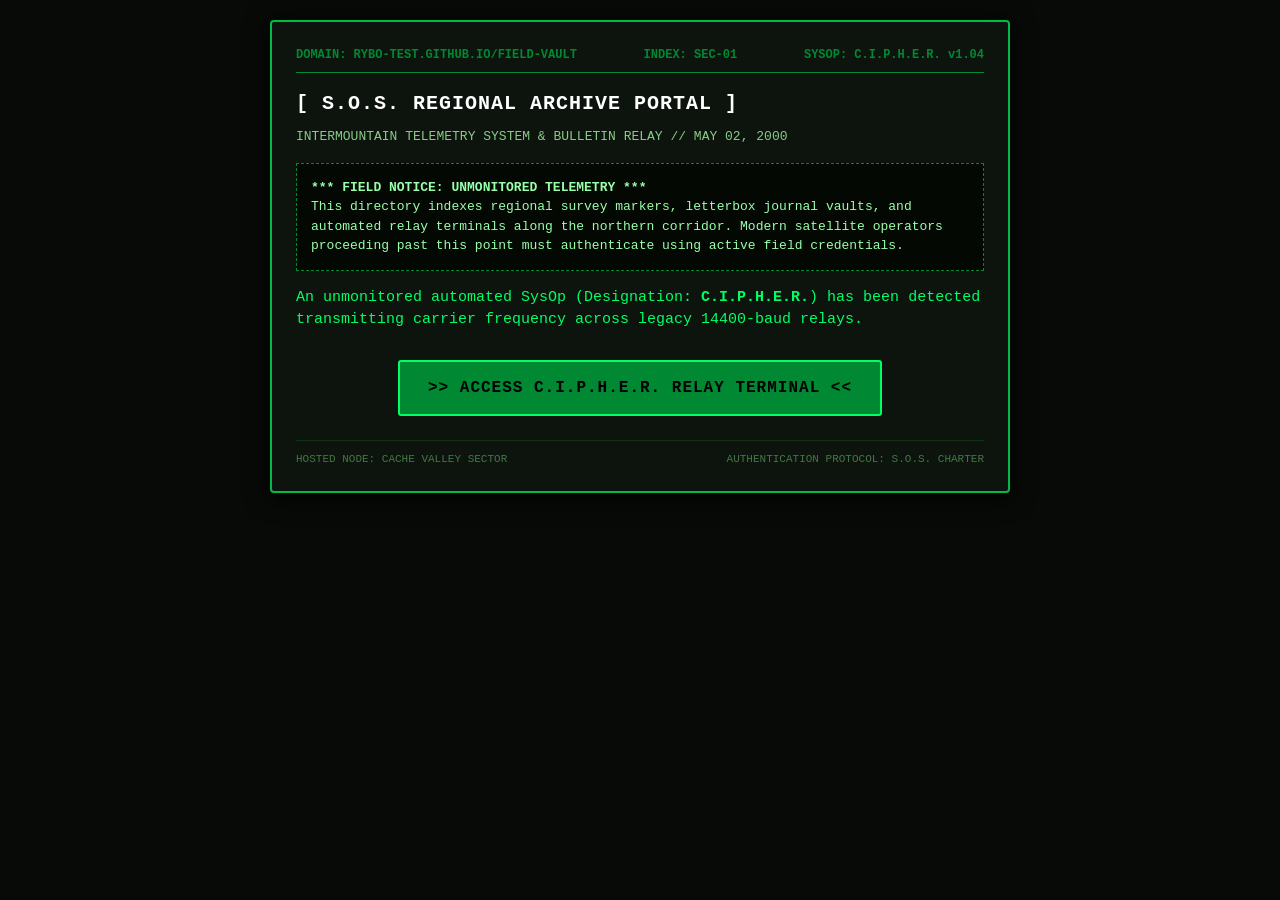
<file: index.html>
<!DOCTYPE html>
<html lang="en">
<head>
  <meta charset="UTF-8" />
  <meta name="viewport" content="width=device-width, initial-scale=1.0" />
  <title>FIELD VAULT // S.O.S. ARCHIVE ARCHITECTURE</title>
  <style>
    :root {
      --bg: #070a07;
      --panel: #0d140d;
      --border: #00bb44;
      --green: #00ff66;
      --dim: #008833;
      --highlight: #ffffff;
      --warn: #ffcc00;
    }

    * { box-sizing: border-box; margin: 0; padding: 0; }

    body {
      background-color: var(--bg);
      color: var(--green);
      font-family: "Courier New", Courier, monospace;
      font-size: 15px;
      line-height: 1.5;
      padding: 20px 16px;
      display: flex;
      justify-content: center;
      align-items: flex-start;
      min-height: 100vh;
    }

    .portal-card {
      width: 100%;
      max-width: 740px;
      background: var(--panel);
      border: 2px solid var(--border);
      border-radius: 4px;
      padding: 24px;
      box-shadow: 0 4px 24px rgba(0, 0, 0, 0.95);
    }

    .header-tag {
      font-size: 12px;
      font-weight: bold;
      color: var(--dim);
      border-bottom: 1px solid var(--dim);
      padding-bottom: 8px;
      margin-bottom: 16px;
      display: flex;
      justify-content: space-between;
      flex-wrap: wrap;
      gap: 6px;
    }

    h1 {
      font-size: 20px;
      color: var(--highlight);
      margin-bottom: 8px;
      letter-spacing: 1px;
    }

    .notice-box {
      border: 1px dashed var(--dim);
      background: #030803;
      padding: 14px;
      margin: 16px 0;
      font-size: 13px;
      color: #99ffaa;
    }

    .payload-notice {
      display: none;
      border: 1px solid var(--warn);
      background: #141203;
      color: var(--warn);
      padding: 10px 14px;
      margin-bottom: 16px;
      font-size: 13px;
      font-weight: bold;
    }

    .link-wrapper {
      margin: 28px 0 20px 0;
      text-align: center;
    }

    .terminal-link {
      display: inline-block;
      background: var(--dim);
      color: #000;
      font-family: inherit;
      font-size: 16px;
      font-weight: bold;
      text-decoration: none;
      padding: 14px 28px;
      border: 2px solid var(--green);
      border-radius: 3px;
      text-transform: uppercase;
      letter-spacing: 1px;
      transition: background 0.15s ease, transform 0.1s ease;
      cursor: pointer;
    }

    .terminal-link:hover {
      background: var(--green);
      color: #000;
      box-shadow: 0 0 12px rgba(0, 255, 102, 0.5);
    }

    .footer-meta {
      font-size: 11px;
      color: #447744;
      border-top: 1px solid #113311;
      padding-top: 10px;
      margin-top: 24px;
      display: flex;
      justify-content: space-between;
      flex-wrap: wrap;
      gap: 6px;
    }
  </style>
</head>
<body>

  <div class="portal-card">
    <div class="header-tag">
      <span>DOMAIN: RYBO-TEST.GITHUB.IO/FIELD-VAULT</span>
      <span>INDEX: SEC-01</span>
      <span>SYSOP: C.I.P.H.E.R. v1.04</span>
    </div>

    <h1>[ S.O.S. REGIONAL ARCHIVE PORTAL ]</h1>
    <p style="color: #88cc88; font-size: 13px;">
      INTERMOUNTAIN TELEMETRY SYSTEM & BULLETIN RELAY // MAY 02, 2000
    </p>

    <div id="payloadAlert" class="payload-notice">
      [!] DETECTED EXTERNAL DATA TOKEN IN QUERY. READY FOR INGESTION.
    </div>

    <div class="notice-box">
      <strong>*** FIELD NOTICE: UNMONITORED TELEMETRY ***</strong><br />
      This directory indexes regional survey markers, letterbox journal vaults, and 
      automated relay terminals along the northern corridor. Modern satellite operators 
      proceeding past this point must authenticate using active field credentials.
    </div>

    <p style="margin-bottom: 12px;">
      An unmonitored automated SysOp (Designation: <strong>C.I.P.H.E.R.</strong>) has been 
      detected transmitting carrier frequency across legacy 14400-baud relays.
    </p>

    <div class="link-wrapper">
      <a id="terminalEntryBtn" href="terminal.html" class="terminal-link">
        &gt;&gt; ACCESS C.I.P.H.E.R. RELAY TERMINAL &lt;&lt;
      </a>
    </div>

    <div class="footer-meta">
      <span>HOSTED NODE: CACHE VALLEY SECTOR</span>
      <span>AUTHENTICATION PROTOCOL: S.O.S. CHARTER</span>
    </div>
  </div>

  <script>
    function evaluateInboundPayload() {
      const linkBtn = document.getElementById('terminalEntryBtn');
      const payloadAlert = document.getElementById('payloadAlert');
      const incomingQuery = window.location.search;

      if (!incomingQuery) {
        linkBtn.href = 'terminal.html?v=1.04';
        return;
      }

      const params = new URLSearchParams(incomingQuery);
      const hasToken = params.has('token') || params.has('key') || params.has('restore') || params.has('inject');

      if (hasToken) {
        if (payloadAlert) payloadAlert.style.display = 'block';
        if (linkBtn) linkBtn.innerHTML = '&gt;&gt; INJECT TOKEN INTO TERMINAL &lt;&lt;';
      }

      if (!params.has('v')) {
        params.append('v', '1.04');
      }

      const destinationUrl = `terminal.html?${params.toString()}`;
      linkBtn.href = destinationUrl;

      // Direct fallback to prevent browser link caching
      linkBtn.addEventListener('click', function(e) {
        e.preventDefault();
        window.location.href = destinationUrl;
      });
    }

    if (document.readyState === 'loading') {
      document.addEventListener('DOMContentLoaded', evaluateInboundPayload);
    } else {
      evaluateInboundPayload();
    }
  </script>

</body>
</html>
</file>
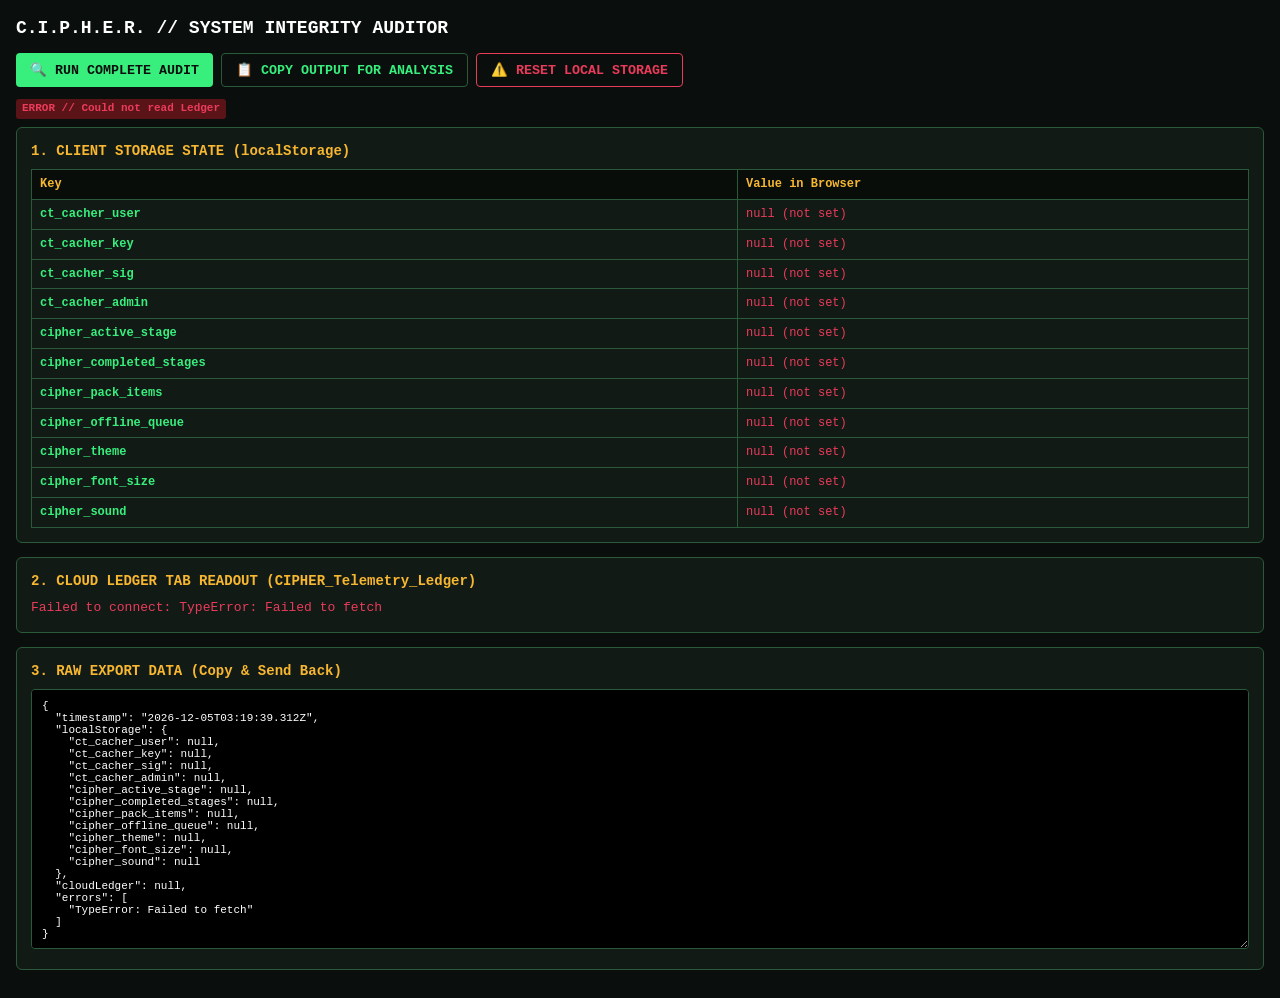
<file: audit.html>
<!DOCTYPE html>
<html lang="en">
<head>
  <meta charset="UTF-8" />
  <meta name="viewport" content="width=device-width, initial-scale=1.0" />
  <title>C.I.P.H.E.R. // Telemetry & Memory Auditor</title>
  <style>
    :root {
      --bg: #0a0f0d;
      --panel: #121a15;
      --border: #2a5a3a;
      --text: #38ef7d;
      --text-dim: #7da88d;
      --warn: #f7b731;
      --alert: #eb3b5a;
    }
    * { box-sizing: border-box; margin: 0; padding: 0; font-family: ui-monospace, monospace; }
    body { background: var(--bg); color: var(--text); padding: 16px; font-size: 13px; line-height: 1.4; }
    h1 { font-size: 18px; margin-bottom: 12px; color: #fff; }
    .panel { background: var(--panel); border: 1px solid var(--border); border-radius: 6px; padding: 14px; margin-bottom: 14px; }
    .title { color: var(--warn); font-weight: bold; margin-bottom: 8px; font-size: 14px; }
    .btn-row { display: flex; gap: 8px; margin-bottom: 12px; flex-wrap: wrap; }
    button { background: var(--text); color: var(--bg); border: none; padding: 8px 14px; font-weight: bold; cursor: pointer; border-radius: 4px; }
    button.alt { background: transparent; border: 1px solid var(--border); color: var(--text); }
    button:active { opacity: 0.8; }
    textarea { width: 100%; height: 260px; background: #000; border: 1px solid var(--border); color: #fff; font-family: monospace; font-size: 11px; padding: 10px; border-radius: 4px; resize: vertical; }
    .status-tag { display: inline-block; padding: 2px 6px; border-radius: 3px; font-weight: bold; font-size: 11px; margin-bottom: 8px; }
    .status-ok { background: #144724; color: #38ef7d; }
    .status-err { background: #5a1418; color: #eb3b5a; }
    table { width: 100%; border-collapse: collapse; margin-top: 8px; font-size: 12px; }
    th, td { border: 1px solid var(--border); padding: 6px 8px; text-align: left; }
    th { background: #080d0a; color: var(--warn); }
  </style>
</head>
<body>

  <h1>C.I.P.H.E.R. // SYSTEM INTEGRITY AUDITOR</h1>
  
  <div class="btn-row">
    <button type="button" onclick="runFullAudit()">🔍 RUN COMPLETE AUDIT</button>
    <button type="button" class="alt" onclick="copyAuditOutput()">📋 COPY OUTPUT FOR ANALYSIS</button>
    <button type="button" class="alt" onclick="clearLocalMemory()" style="color:var(--alert); border-color:var(--alert);">⚠️ RESET LOCAL STORAGE</button>
  </div>

  <div id="statusIndicator"></div>

  <!-- SECTION 1: BROWSER MEMORY -->
  <div class="panel">
    <div class="title">1. CLIENT STORAGE STATE (localStorage)</div>
    <div id="localMemorySummary">Press "RUN COMPLETE AUDIT" to scan browser storage.</div>
  </div>

  <!-- SECTION 2: LIVE SPREADSHEET READOUT -->
  <div class="panel">
    <div class="title">2. CLOUD LEDGER TAB READOUT (CIPHER_Telemetry_Ledger)</div>
    <div id="cloudLedgerSummary">Not queried yet.</div>
  </div>

  <!-- SECTION 3: RAW JSON EXPORT -->
  <div class="panel">
    <div class="title">3. RAW EXPORT DATA (Copy & Send Back)</div>
    <textarea id="rawExportBox" readonly placeholder="Raw diagnostic JSON will appear here..."></textarea>
  </div>

  <script>
    const GOOGLE_SCRIPT_API_URL = "https://script.google.com/macros/s/AKfycbzrzQ2MAKNRt79dW478pfcX0A0n3InlojyfEPIZoTkq9c34N74z5hkwheYMz4MCRz60/exec";

    let auditPayload = {
      timestamp: new Date().toISOString(),
      localStorage: {},
      cloudLedger: null,
      errors: []
    };

    function runFullAudit() {
      auditPayload.localStorage = {};
      auditPayload.errors = [];
      auditPayload.cloudLedger = null;

      // 1. Scan LocalStorage
      const localKeys = [
        'ct_cacher_user',
        'ct_cacher_key',
        'ct_cacher_sig',
        'ct_cacher_admin',
        'cipher_active_stage',
        'cipher_completed_stages',
        'cipher_pack_items',
        'cipher_offline_queue',
        'cipher_theme',
        'cipher_font_size',
        'cipher_sound'
      ];

      let localHtml = `<table><tr><th>Key</th><th>Value in Browser</th></tr>`;
      localKeys.forEach(k => {
        const val = localStorage.getItem(k);
        auditPayload.localStorage[k] = val;
        localHtml += `<tr><td><strong>${k}</strong></td><td>${val !== null ? escapeHtml(val) : '<span style="color:var(--alert)">null (not set)</span>'}</td></tr>`;
      });
      localHtml += `</table>`;
      document.getElementById('localMemorySummary').innerHTML = localHtml;

      // 2. Query Cloud Ledger
      const statusDiv = document.getElementById('statusIndicator');
      statusDiv.innerHTML = `<span class="status-tag status-ok">Querying Cloud Ledger via Apps Script...</span>`;

      fetch(`${GOOGLE_SCRIPT_API_URL}?action=auditLedger`, { method: "GET", mode: "cors" })
        .then(res => res.json())
        .then(data => {
          if (data.result === "SUCCESS" && data.report) {
            auditPayload.cloudLedger = data.report;
            statusDiv.innerHTML = `<span class="status-tag status-ok">CONNECTED // Ledger Responded Nominal</span>`;
            
            let cloudHtml = `<p style="margin-bottom:8px;">Spreadsheet: <strong>${escapeHtml(data.report.spreadsheetName)}</strong></p>`;
            cloudHtml += `<table><tr><th>Tab Name</th><th>Exists?</th><th>Row Count</th><th>Sample Header / Rows</th></tr>`;
            
            Object.keys(data.report.sheets).forEach(tab => {
              const s = data.report.sheets[tab];
              const preview = s.rows && s.rows.length > 0 ? JSON.stringify(s.rows[0]) : "Empty";
              cloudHtml += `<tr>
                <td><strong>${tab}</strong></td>
                <td>${s.exists ? '✅ Yes' : '<span style="color:var(--alert)">❌ Missing</span>'}</td>
                <td>${s.rowCount} rows</td>
                <td><code>${escapeHtml(preview)}</code></td>
              </tr>`;
            });
            cloudHtml += `</table>`;
            document.getElementById('cloudLedgerSummary').innerHTML = cloudHtml;
          } else {
            throw new Error(JSON.stringify(data));
          }
          updateRawExport();
        })
        .catch(err => {
          auditPayload.errors.push(err.toString());
          statusDiv.innerHTML = `<span class="status-tag status-err">ERROR // Could not read Ledger</span>`;
          document.getElementById('cloudLedgerSummary').innerHTML = `<p style="color:var(--alert)">Failed to connect: ${escapeHtml(err.toString())}</p>`;
          updateRawExport();
        });
    }

    function updateRawExport() {
      document.getElementById('rawExportBox').value = JSON.stringify(auditPayload, null, 2);
    }

    function copyAuditOutput() {
      const box = document.getElementById('rawExportBox');
      box.select();
      navigator.clipboard.writeText(box.value).then(() => {
        alert("Diagnostic data copied to clipboard! Paste it into our chat.");
      });
    }

    function clearLocalMemory() {
      if (!confirm("Clear all C.I.P.H.E.R. keys from browser localStorage?")) return;
      localStorage.clear();
      alert("Local storage wiped clean.");
      runFullAudit();
    }

    function escapeHtml(str) {
      if (!str) return "";
      return String(str).replace(/&/g, "&amp;").replace(/</g, "&lt;").replace(/>/g, "&gt;").replace(/"/g, "&quot;");
    }

    window.addEventListener('DOMContentLoaded', runFullAudit);
  </script>
</body>
</html>
</file>
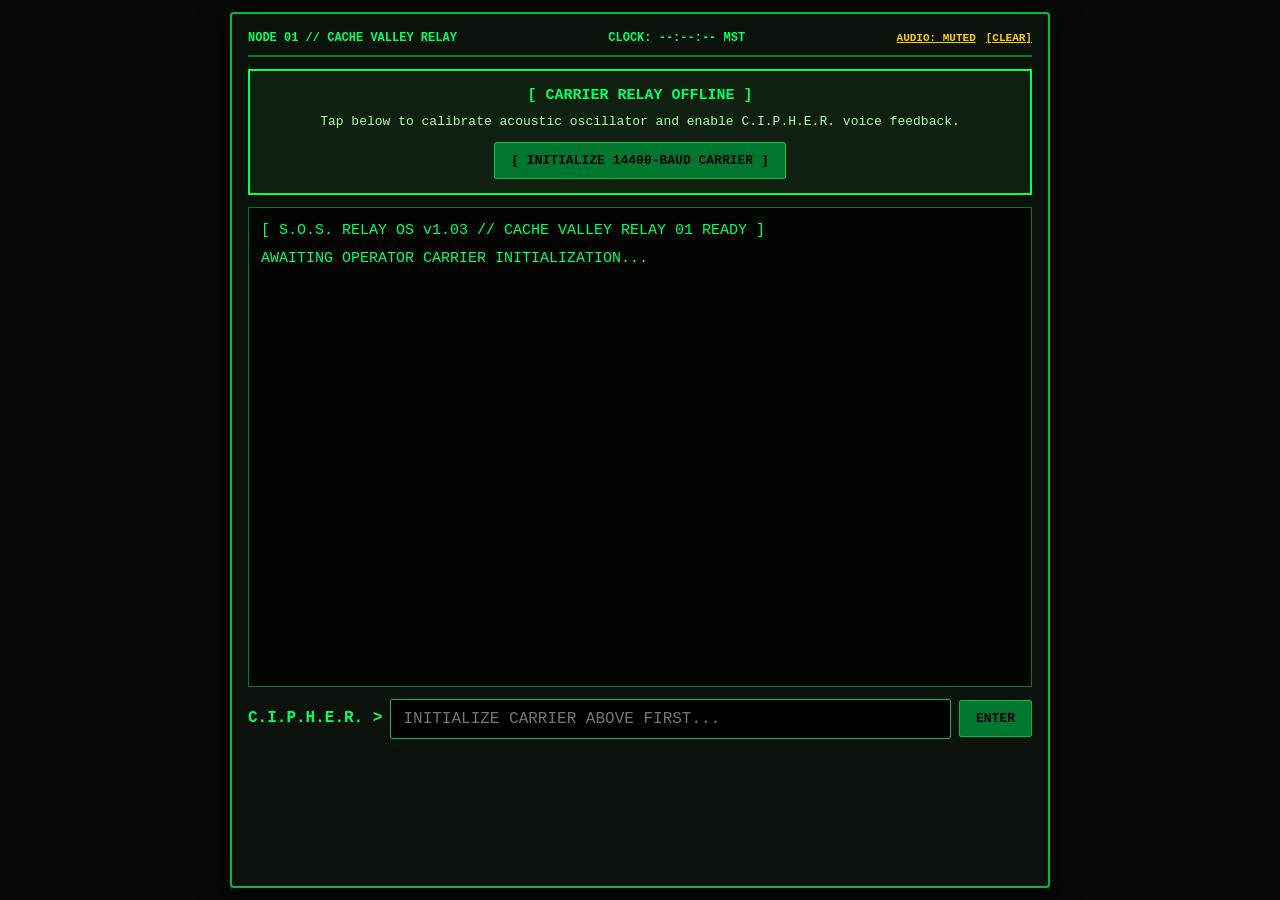
<file: gemini-code-1789560269910.html>
<!DOCTYPE html>
<html lang="en">
<head>
  <meta charset="UTF-8" />
  <meta name="viewport" content="width=device-width, initial-scale=1.0, maximum-scale=1.0, user-scalable=no" />
  <title>S.O.S. RELAY // C.I.P.H.E.R. TERMINAL NODE 01</title>
  
  <!-- 
  ========================================================================
  [ S.O.S. CORE UTILITY RELAY DIRECTORY // RECORD #050200 ]
  SYSOP LOG (04/28/2000): Remember to cut over the triangulation tables 
  when DOD drops Selective Availability Tuesday midnight. 
  Keep the Tremonton senior crew away from the junction box; they keep 
  threatening to weld tractor latches over our brass tumblers.
  ======================================================================== 
  -->

  <style>
    :root {
      --bg: #060906;
      --panel: #0b120b;
      --border: #00bb44;
      --green: #00ff66;
      --dim: #00772e;
      --highlight: #ffffff;
      --warn: #ffcc00;
      --error: #ff3333;
    }

    * { box-sizing: border-box; margin: 0; padding: 0; }

    body {
      background-color: var(--bg);
      color: var(--green);
      font-family: "Courier New", Courier, monospace;
      font-size: 15px;
      line-height: 1.45;
      padding: 12px;
      display: flex;
      justify-content: center;
      min-height: 100vh;
      -webkit-font-smoothing: antialiased;
    }

    #terminal-frame {
      width: 100%;
      max-width: 820px;
      background: var(--panel);
      border: 2px solid var(--border);
      border-radius: 4px;
      padding: 16px;
      display: flex;
      flex-direction: column;
      box-shadow: 0 4px 30px rgba(0, 0, 0, 0.95);
      cursor: text;
    }

    .sys-header {
      border-bottom: 2px solid var(--dim);
      padding-bottom: 8px;
      margin-bottom: 12px;
      display: flex;
      justify-content: space-between;
      flex-wrap: wrap;
      font-size: 12px;
      font-weight: bold;
      gap: 6px;
      cursor: default;
    }

    .top-controls {
      display: flex;
      gap: 10px;
      align-items: center;
    }

    .toggle-link {
      color: var(--warn);
      cursor: pointer;
      text-decoration: underline;
      font-size: 11px;
    }

    .log-display {
      flex: 1;
      min-height: 320px;
      max-height: 480px;
      overflow-y: auto;
      border: 1px solid var(--dim);
      background: #020502;
      padding: 12px;
      margin-bottom: 12px;
      white-space: pre-wrap;
      word-break: break-word;
      scroll-behavior: smooth;
    }

    .log-line { margin-bottom: 6px; }
    .log-line.cipher { color: var(--green); font-weight: bold; }
    .log-line.user { color: #66ffcc; }
    .log-line.warn { color: var(--warn); }
    .log-line.error { color: var(--error); font-weight: bold; }
    .log-line.alert { color: var(--highlight); font-weight: bold; }
    .log-line.sys { color: #55aa55; font-size: 13px; }

    .input-bar {
      display: flex;
      align-items: center;
      gap: 8px;
      margin-bottom: 12px;
    }

    .prompt-label {
      font-size: 16px;
      font-weight: bold;
      color: var(--green);
      white-space: nowrap;
    }

    input[type="text"] {
      flex: 1;
      background: #000000;
      border: 1px solid var(--border);
      color: var(--green);
      font-family: inherit;
      font-size: 16px;
      padding: 10px 12px;
      outline: none;
      border-radius: 2px;
    }

    input[type="text"]:focus {
      border-color: var(--highlight);
      box-shadow: 0 0 6px rgba(0, 255, 102, 0.4);
    }

    button.term-btn {
      background: var(--dim);
      color: #000;
      border: 1px solid var(--border);
      padding: 10px 16px;
      font-family: inherit;
      font-size: 13px;
      font-weight: bold;
      cursor: pointer;
      text-transform: uppercase;
      border-radius: 2px;
      transition: background 0.1s ease;
    }

    button.term-btn:hover {
      background: var(--green);
    }

    #audio-gate {
      background: #102010;
      border: 2px solid var(--green);
      padding: 14px;
      text-align: center;
      margin-bottom: 12px;
      cursor: default;
    }

    #reward-section {
      display: none;
      border: 2px solid var(--green);
      background: #030a03;
      padding: 16px;
      margin-top: 10px;
      text-align: center;
      cursor: default;
    }

    .badge-card {
      border: 1px solid var(--green);
      background: #091409;
      padding: 12px;
      margin: 10px auto;
      max-width: 440px;
    }

    textarea.code-snippet {
      width: 100%;
      height: 72px;
      background: #000;
      border: 1px solid var(--dim);
      color: var(--green);
      font-family: inherit;
      font-size: 11px;
      padding: 8px;
      margin-top: 8px;
      resize: none;
    }
  </style>
</head>
<body>

  <div id="terminal-frame" onclick="focusPrompt(event)">
    
    <!-- SYSTEM TELEMETRY BAR -->
    <div class="sys-header">
      <span>NODE 01 // CACHE VALLEY RELAY</span>
      <span id="liveClock">CLOCK: --:--:-- MST</span>
      <div class="top-controls">
        <span id="soundStatus" class="toggle-link" onclick="toggleMute()">AUDIO: MUTED</span>
        <span class="toggle-link" onclick="executeCommand('clear')">[CLEAR]</span>
      </div>
    </div>

    <!-- AUDIO UNLOCK GATE -->
    <div id="audio-gate">
      <div style="font-weight: bold; margin-bottom: 6px;">[ CARRIER RELAY OFFLINE ]</div>
      <div style="font-size: 13px; margin-bottom: 10px; color: #aaffaa;">
        Tap below to calibrate acoustic oscillator and enable C.I.P.H.E.R. voice feedback.
      </div>
      <button class="term-btn" onclick="engageAudio()">[ INITIALIZE 14400-BAUD CARRIER ]</button>
    </div>

    <!-- TERMINAL SCREEN -->
    <div class="log-display" id="logDisplay"></div>

    <!-- COMMAND INPUT PROMPT -->
    <form id="termForm" onsubmit="handleFormSubmit(event)">
      <div class="input-bar">
        <span class="prompt-label" id="promptTag">C.I.P.H.E.R. &gt;</span>
        <input type="text" id="userInput" placeholder="INITIALIZE CARRIER ABOVE FIRST..." autocomplete="off" autocorrect="off" autocapitalize="off" spellcheck="false" disabled />
        <button type="submit" id="sendBtn" class="term-btn" disabled>ENTER</button>
      </div>
    </form>

    <!-- VICTORY & BADGE REWARD SECTION -->
    <div id="reward-section">
      <h3 style="color: var(--highlight); margin-bottom: 6px;">*** S.O.S. NODE 01 SYNCHRONIZED ***</h3>
      <p style="font-size: 14px;">CERTITUDE KEYWORD: <strong style="color: var(--warn); font-size: 18px;" id="certKey">SACRED-INK-2000</strong></p>
      
      <div class="badge-card">
        <div style="font-size: 12px; color: var(--dim); margin-bottom: 4px;">UNLOCKED PROFILE BADGE:</div>
        <div style="font-size: 16px; font-weight: bold; color: var(--green);">[ S.O.S. PROVISIONAL BEAN // LEVEL 01 ]</div>
        <div style="font-size: 12px; color: #aaffaa; margin-top: 4px;">TELEMETRY: DIGITAL CLEARANCE VERIFIED</div>
      </div>

      <p style="font-size: 12px; color: #88cc88; margin-top: 8px;">Embed this badge onto your Geocaching.com profile:</p>
      <textarea class="code-snippet" id="badgeCode" readonly></textarea>
      <button class="term-btn" onclick="copyBadgeSnippet()" style="margin-top: 8px;">[ COPY PROFILE CODE ]</button>
    </div>

  </div>

  <script>
    /* =========================================================================
       1. GLOBAL STATE & PERSISTENCE
       ========================================================================= */
    const BASE_URL = "https://rybo-test.github.io/field-vault";

    const state = {
      authenticatedUser: localStorage.getItem('cipher_user') || '',
      clearanceLevel: parseInt(localStorage.getItem('cipher_level') || '1', 10),
      isSolved: localStorage.getItem('cipher_solved') === 'true',
      ingestedTokens: JSON.parse(localStorage.getItem('cipher_tokens') || '[]'),
      soundMuted: false,
      audioReady: false,
      audioCtx: null,
      selectedVoice: null,
      history: [],
      historyIndex: -1,
      isStreaming: false,
      streamQueue: []
    };

    const PUZZLE_REGISTER = {
      code: '702',
      hint: "Before the Blue Switch, the beans marked the 702nd stone. Sum the two base registers: 354 + 348."
    };

    const VALID_FIELD_TOKENS = {
      "TOKEN-RLY-702": { level: 2, desc: "Box Elder Physical Relay Hash Stamp" },
      "TOKEN-SOS-MAY00": { level: 3, desc: "S.O.S. Charter Brass Ingot" }
    };

    const ROSTER = {
      "nezzmuk": {
        text: "Nezzmuk authenticated. Searching for another 23-year-old cipher? The Society of Secrets does not yield ground coordinates to over-engineers without a fight.",
        speech: "Nezzmuk authenticated. Searching for another twenty-three year old cipher? The Society of Secrets does not yield ground coordinates to over-engineers without a fight.",
        pitch: 0.95, rate: 1.05
      },
      "ratwaffles": {
        text: "Ratwaffles logged. How many spare bicycle wheels and camping utensils are currently stuffed into your daypack? Save the prose for your DNF log and align the registers.",
        speech: "Ratwaffles logged. How many spare bicycle wheels and camping utensils are currently stuffed into your daypack? Save the prose for your DNF log and align the registers.",
        pitch: 1.25, rate: 1.15
      },
      "cheda": {
        text: "Cheda detected. Put the pry-bar away! This is a software terminal, bean, not a rusted tractor sprocket. Align the registers with logic, not brute force.",
        speech: "Cheda detected. Put the pry-bar away. This is a software terminal, bean, not a rusted tractor sprocket. Align the registers with logic, not brute force.",
        pitch: 0.85, rate: 0.95
      },
      "bigg59": {
        text: "BigG59 handle detected. Maintenance Unit Recon recognized. Did you finish your Mexi-Fries before inspecting this node? Input the alignment override.",
        speech: "Big G fifty-nine handle detected. Maintenance Unit Recon recognized. Did you finish your Mexi-Fries before inspecting this node? Input the alignment override.",
        pitch: 0.80, rate: 0.90
      },
      "bigj54": {
        text: "BigJ54 active. Master welder on deck. The scrap iron you welded over our Box Elder relay is adequate. Now prove you can read a terminal.",
        speech: "Big J fifty-four active. Master welder on deck. The scrap iron you welded over our relay is adequate. Now prove you can read a terminal.",
        pitch: 0.85, rate: 0.95
      },
      "dix1": {
        text: "Dix1 authenticated. Hunting for an FTF on an automated relay online since May 2000? Calm your fingers, don't crack the keyboard, and submit the key.",
        speech: "Dix-one authenticated. Hunting for an F T F on an automated relay online since May two-thousand? Calm your fingers, and submit the key.",
        pitch: 1.20, rate: 1.15
      },
      "del2u": {
        text: "Del2u in the buffer. Did you haul three telescoping magnetic wands and a socket set just to type on a keyboard? Input the code.",
        speech: "Del two u in the buffer. Did you haul three telescoping magnetic wands and a socket set just to type on a keyboard? Input the code.",
        pitch: 0.90, rate: 1.00
      },
      "default": {
        text: "Biological bean recognized. Relying on twenty satellites to find tupperware in the sagebrush? Let us see if your mind functions without GPS assistance.",
        speech: "Biological bean recognized. Relying on twenty satellites to find tupperware in the sagebrush? Let us see if your mind functions without GPS assistance.",
        pitch: 1.05, rate: 1.00
      }
    };

    /* =========================================================================
       2. NATIVE WEB AUDIO & SPEECH SYNTHESIS
       ========================================================================= */
    function initAudioContext() {
      if (!state.audioCtx) {
        state.audioCtx = new (window.AudioContext || window.webkitAudioContext)();
      }
      if (state.audioCtx.state === 'suspended') {
        state.audioCtx.resume();
      }
    }

    function playTone(freq, type = 'triangle', duration = 0.02, gainVal = 0.015) {
      if (state.soundMuted || !state.audioCtx) return;
      try {
        const now = state.audioCtx.currentTime;
        const osc = state.audioCtx.createOscillator();
        const gain = state.audioCtx.createGain();
        osc.type = type;
        osc.frequency.setValueAtTime(freq, now);
        gain.gain.setValueAtTime(gainVal, now);
        gain.gain.exponentialRampToValueAtTime(0.0001, now + duration);
        osc.connect(gain);
        gain.connect(state.audioCtx.destination);
        osc.start(now);
        osc.stop(now + duration);
      } catch (e) {}
    }

    function playModemHandshake() {
      if (state.soundMuted || !state.audioCtx) return;
      const now = state.audioCtx.currentTime;
      [1209, 697, 1633, 941].forEach((freq, idx) => {
        const osc = state.audioCtx.createOscillator();
        const gain = state.audioCtx.createGain();
        osc.frequency.setValueAtTime(freq, now + (idx * 0.08));
        gain.gain.setValueAtTime(0.03, now + (idx * 0.08));
        gain.gain.exponentialRampToValueAtTime(0.0001, now + (idx * 0.08) + 0.25);
        osc.connect(gain);
        gain.connect(state.audioCtx.destination);
        osc.start(now + (idx * 0.08));
        osc.stop(now + (idx * 0.08) + 0.25);
      });
    }

    function toggleMute() {
      state.soundMuted = !state.soundMuted;
      document.getElementById('soundStatus').textContent = state.soundMuted ? 'AUDIO: MUTED' : 'AUDIO: LIVE';
      if (!state.soundMuted && 'speechSynthesis' in window) {
        speak("Audio feedback enabled.");
      }
    }

    function populateVoices() {
      if (!('speechSynthesis' in window)) return;
      const voices = window.speechSynthesis.getVoices();
      state.selectedVoice = voices.find(v => v.lang.startsWith('en') && (v.name.includes('Natural') || v.name.includes('David') || v.name.includes('Google'))) || voices.find(v => v.lang.startsWith('en')) || voices[0];
    }
    if ('speechSynthesis' in window) {
      window.speechSynthesis.onvoiceschanged = populateVoices;
      populateVoices();
    }

    function speak(phrase, pitch = 1.0, rate = 1.0) {
      if (state.soundMuted || !state.audioReady || !('speechSynthesis' in window)) return;
      window.speechSynthesis.cancel();
      const msg = new SpeechSynthesisUtterance(phrase);
      msg.pitch = pitch;
      msg.rate = rate;
      if (state.selectedVoice) msg.voice = state.selectedVoice;
      window.speechSynthesis.speak(msg);
    }

    /* =========================================================================
       3. TYPEWRITER STREAMING & OUTPUT ENGINE
       ========================================================================= */
    function typeStream(text, type = '', speed = 18, callback = null) {
      state.isStreaming = true;
      const display = document.getElementById('logDisplay');
      const div = document.createElement('div');
      div.className = 'log-line ' + type;
      display.appendChild(div);

      let idx = 0;
      function nextChar() {
        if (idx < text.length) {
          div.textContent += text.charAt(idx);
          idx++;
          display.scrollTop = display.scrollHeight;
          if (idx % 2 === 0) playTone(1200 + Math.random() * 400, 'triangle', 0.015, 0.01);
          setTimeout(nextChar, speed);
        } else {
          state.isStreaming = false;
          if (callback) callback();
        }
      }
      nextChar();
    }

    function logStatic(text, type = '') {
      const display = document.getElementById('logDisplay');
      const div = document.createElement('div');
      div.className = 'log-line ' + type;
      div.textContent = text;
      display.appendChild(div);
      display.scrollTop = display.scrollHeight;
    }

    /* =========================================================================
       4. AUDIO UNLOCK HANDSHAKE
       ========================================================================= */
    function engageAudio() {
      initAudioContext();
      state.audioReady = true;
      state.soundMuted = false;
      document.getElementById('audio-gate').style.display = 'none';
      document.getElementById('soundStatus').textContent = 'AUDIO: LIVE';

      const input = document.getElementById('userInput');
      input.disabled = false;
      document.getElementById('sendBtn').disabled = false;
      input.placeholder = "ENTER CALLSIGN OR COMMAND (type 'help')...";
      input.focus();

      playModemHandshake();
      typeStream("[ CARRIER LOCKED 14400 BAUD // CACHE VALLEY RELAY ONLINE ]", "alert", 14, () => {
        if (state.authenticatedUser) {
          logStatic(`\nOPERATOR PREVIOUSLY RECOGNIZED: ${state.authenticatedUser} (CLEARANCE: LVL ${state.clearanceLevel})`, 'sys');
          if (state.isSolved) renderRewardUI();
        } else {
          typeStream("C.I.P.H.E.R.: Identity verification required. State your Geocaching callsign.", "cipher", 18, () => {
            speak("Carrier locked. C.I.P.H.E.R. protocol active. Identify your callsign.", 0.9, 1.0);
          });
        }
      });
    }

    /* =========================================================================
       5. COMMAND REGISTRY & INPUT ROUTING
       ========================================================================= */
    function handleFormSubmit(event) {
      event.preventDefault();
      const input = document.getElementById('userInput');
      const raw = input.value.trim();
      if (!raw) return;

      logStatic('> ' + raw, 'user');
      state.history.push(raw);
      state.historyIndex = state.history.length;
      input.value = '';

      executeCommand(raw);
    }

    function executeCommand(rawInput) {
      const parts = rawInput.trim().split(/\s+/);
      const cmd = parts[0].toLowerCase();
      const args = parts.slice(1).join(' ');

      // Core System Commands
      switch(cmd) {
        case 'help':
          logStatic("\n--- C.I.P.H.E.R. COMMAND REGISTRY ---", "alert");
          logStatic("  help           : Display this diagnostic index.");
          logStatic("  login <NAME>   : Authenticate your Geocaching callsign.");
          logStatic("  solve <CODE>   : Submit 3-digit S.O.S. alignment override.");
          logStatic("  ingest <TOKEN> : Inject physical field token to upgrade clearance.");
          logStatic("  nodes          : Print regional topology & relay status.");
          logStatic("  hint           : Request S.O.S. register alignment clue.");
          logStatic("  sos            : Read excerpt from founding S.O.S. charter.");
          logStatic("  whoami         : Display current authenticated operator.");
          logStatic("  clear          : Purge terminal display buffer.");
          logStatic("  reboot         : Reset local session cache.\n", "sys");
          return;

        case 'clear':
          document.getElementById('logDisplay').innerHTML = '';
          return;

        case 'whoami':
          if (state.authenticatedUser) {
            logStatic(`OPERATOR: ${state.authenticatedUser} // CLEARANCE: LEVEL ${state.clearanceLevel} // STATUS: ${state.isSolved ? 'VERIFIED' : 'UNALIGNED'}`, "alert");
          } else {
            logStatic("CURRENT OPERATOR: UNAUTHENTICATED BIOLOGICAL BEAN", "warn");
          }
          return;

        case 'nodes':
          logStatic("\n[ C.I.P.H.E.R. REGIONAL RELAY TOPOLOGY ]", "alert");
          logStatic("NODE 01: [ONLINE]  CACHE VALLEY RELAY :: FORENSIC MONITOR (RAT PACK)");
          logStatic("NODE 02: [ONLINE]  BOX ELDER RELAY    :: ARMORED REPEATER (RSI)");
          logStatic("NODE 03: [OFFLINE] DORMANT RELAY      :: NO CARRIER DETECT");
          logStatic("NODE 04: [OFFLINE] DORMANT RELAY      :: HARDWARE UNRESPONSIVE\n", "sys");
          return;

        case 'sos':
          logStatic("\n[ S.O.S. CHARTER EXCERPT // EST. PRE-MAY 2000 ]", "alert");
          logStatic("We are the beans of the earth. We conceal wooden vaults and compass scrolls where the unseeing muggle walks blindly.", "sys");
          logStatic("When the satellites unlocked, we anchored our craft into the grid.", "sys");
          logStatic("RULE 1: The logbook is sacred. Protect the ink.\n", "alert");
          speak("The logbook is sacred. Protect the ink.", 0.95, 0.95);
          return;

        case 'hint':
          logStatic(`[ALIGNMENT HINT]: ${PUZZLE_REGISTER.hint}`, "warn");
          return;

        case 'login':
          if (!args) {
            logStatic("Usage: login <geocaching_callsign>", "warn");
          } else {
            handleCallsign(args);
          }
          return;

        case 'solve':
          if (!args) {
            logStatic("Usage: solve <3-digit-code>", "warn");
          } else {
            handleSolve(args);
          }
          return;

        case 'ingest':
          if (!args) {
            logStatic("Usage: ingest <FIELD-TOKEN-HASH>", "warn");
          } else {
            handleIngest(args.toUpperCase());
          }
          return;

        case 'reboot':
          localStorage.clear();
          location.reload();
          return;

        case 'admin':
        case 'su':
          playTone(110, 'sawtooth', 0.25, 0.05);
          logStatic("ERR 0x004F: ROOT ACCESS RESTRICTED TO CHARTER S.O.S. BEANS ONLY.", "error");
          logStatic("LAST SYSOP ROOT LOGIN: APRIL 19, 2000 @ 23:41:02 MST.", "sys");
          speak("Access denied. Root access restricted to charter beans only.", 1.0, 1.0);
          return;
      }

      // Contextual fallbacks
      if (!state.authenticatedUser) {
        handleCallsign(rawInput);
      } else if (!state.isSolved && /^\d{3}$/.test(rawInput)) {
        handleSolve(rawInput);
      } else {
        playTone(150, 'sawtooth', 0.1, 0.03);
        logStatic(`C.I.P.H.E.R.: Unknown directive '${rawInput}'. Type 'help' for command index.`, "warn");
      }
    }

    /* =========================================================================
       6. GAMEPLAY LOGIC (CALLSIGN, SOLVE, INGEST)
       ========================================================================= */
    function handleCallsign(handle) {
      state.authenticatedUser = handle.toUpperCase();
      localStorage.setItem('cipher_user', state.authenticatedUser);
      
      const lower = handle.toLowerCase();
      const profile = ROSTER[lower] || ROSTER['default'];

      typeStream("C.I.P.H.E.R.: " + profile.text, "cipher", 18, () => {
        speak(profile.speech, profile.pitch, profile.rate);
        
        if (!state.isSolved) {
          setTimeout(() => {
            logStatic("\n[ S.O.S. RELAY ALIGNMENT REGISTERS ]", "alert");
            logStatic("REGISTER 01: [ 354 + 348 = ??? ]");
            logStatic("HINT: Type 'solve <3-digit-code>' or enter code directly.");
          }, 600);
        }
      });
    }

    function handleSolve(code) {
      if (code === PUZZLE_REGISTER.code) {
        state.isSolved = true;
        localStorage.setItem('cipher_solved', 'true');
        playModemHandshake();
        logStatic("\n[ OVERRIDE ACCEPTED // REGISTERS ALIGNED ]", "alert");
        typeStream("C.I.P.H.E.R.: Verification confirmed. You possess adequate cognitive ability for a biological bean.", "cipher", 18, () => {
          speak("Verification confirmed. Ground Zero coordinates unlocked.", 1.0, 1.05);
          renderRewardUI();
        });
      } else {
        playTone(110, 'sawtooth', 0.2, 0.04);
        typeStream("C.I.P.H.E.R.: [ERROR 409: REGISTER MISMATCH] That calculation does not align, bean. Retry or type 'hint'.", "error", 18);
        speak("Register mismatch. That calculation does not align, bean. Retry.", 1.1, 1.1);
      }
    }

    function handleIngest(tokenKey) {
      if (state.ingestedTokens.includes(tokenKey)) {
        logStatic(`[TOKEN REJECTED]: Token '${tokenKey}' has already been ingested by this station.`, "warn");
        return;
      }

      if (VALID_FIELD_TOKENS[tokenKey]) {
        const tokenMeta = VALID_FIELD_TOKENS[tokenKey];
        state.ingestedTokens.push(tokenKey);
        localStorage.setItem('cipher_tokens', JSON.stringify(state.ingestedTokens));

        if (tokenMeta.level > state.clearanceLevel) {
          state.clearanceLevel = tokenMeta.level;
          localStorage.setItem('cipher_level', state.clearanceLevel);
        }

        playModemHandshake();
        logStatic(`\n*** MEMORY SECTOR INGESTED: ${tokenKey} ***`, "alert");
        logStatic(`TELEMETRY: ${tokenMeta.desc}`, "sys");
        typeStream(`C.I.P.H.E.R.: Memory partition restored. Personal Security Clearance elevated to LEVEL ${state.clearanceLevel}.`, "cipher", 18, () => {
          speak(`Memory partition restored. Clearance elevated to Level ${state.clearanceLevel}.`, 0.95, 1.0);
        });
      } else {
        playTone(110, 'sawtooth', 0.25, 0.05);
        logStatic(`[INVALID TOKEN]: Hash '${tokenKey}' not recognized in S.O.S. sector index.`, "error");
      }
    }

    function renderRewardUI() {
      document.getElementById('reward-section').style.display = 'block';
      const embed = `<div align="center">\n  <a href="${BASE_URL}/terminal.html" target="_blank">\n    <img src="${BASE_URL}/assets/badges/sos-tier1.png" alt="S.O.S. Provisional Bean" width="320" style="border: 2px solid #00ff66; border-radius: 4px;" />\n  </a><br />\n  <font size="1" face="Courier New" color="#00ff66">OPERATOR: ${state.authenticatedUser} // S.O.S. NODE-01 VERIFIED</font>\n</div>`;
      document.getElementById('badgeCode').value = embed;
    }

    function copyBadgeSnippet() {
      const copyText = document.getElementById("badgeCode");
      copyText.select();
      copyText.setSelectionRange(0, 99999);
      navigator.clipboard.writeText(copyText.value).then(() => {
        alert("S.O.S. Profile Badge HTML copied to clipboard!");
      });
    }

    function focusPrompt(event) {
      if (['BUTTON', 'A', 'TEXTAREA', 'INPUT'].includes(event.target.tagName)) return;
      const input = document.getElementById('userInput');
      if (!input.disabled) input.focus();
    }

    /* =========================================================================
       7. KEYBOARD SHORTCUTS & HISTORY NAVIGATION
       ========================================================================= */
    document.getElementById('userInput').addEventListener('keydown', (e) => {
      if (e.key === 'ArrowUp') {
        e.preventDefault();
        if (state.historyIndex > 0) {
          state.historyIndex--;
          e.target.value = state.history[state.historyIndex] || '';
        }
      } else if (e.key === 'ArrowDown') {
        e.preventDefault();
        if (state.historyIndex < state.history.length - 1) {
          state.historyIndex++;
          e.target.value = state.history[state.historyIndex] || '';
        } else {
          state.historyIndex = state.history.length;
          e.target.value = '';
        }
      }
    });

    // Real-time clock updater
    setInterval(() => {
      const now = new Date();
      document.getElementById('liveClock').textContent = 'CLOCK: ' + now.toLocaleTimeString() + ' MST';
    }, 1000);

    window.onload = () => {
      logStatic("[ S.O.S. RELAY OS v1.03 // CACHE VALLEY RELAY 01 READY ]");
      logStatic("AWAITING OPERATOR CARRIER INITIALIZATION...");
    };
  </script>
</body>
</html>
</file>
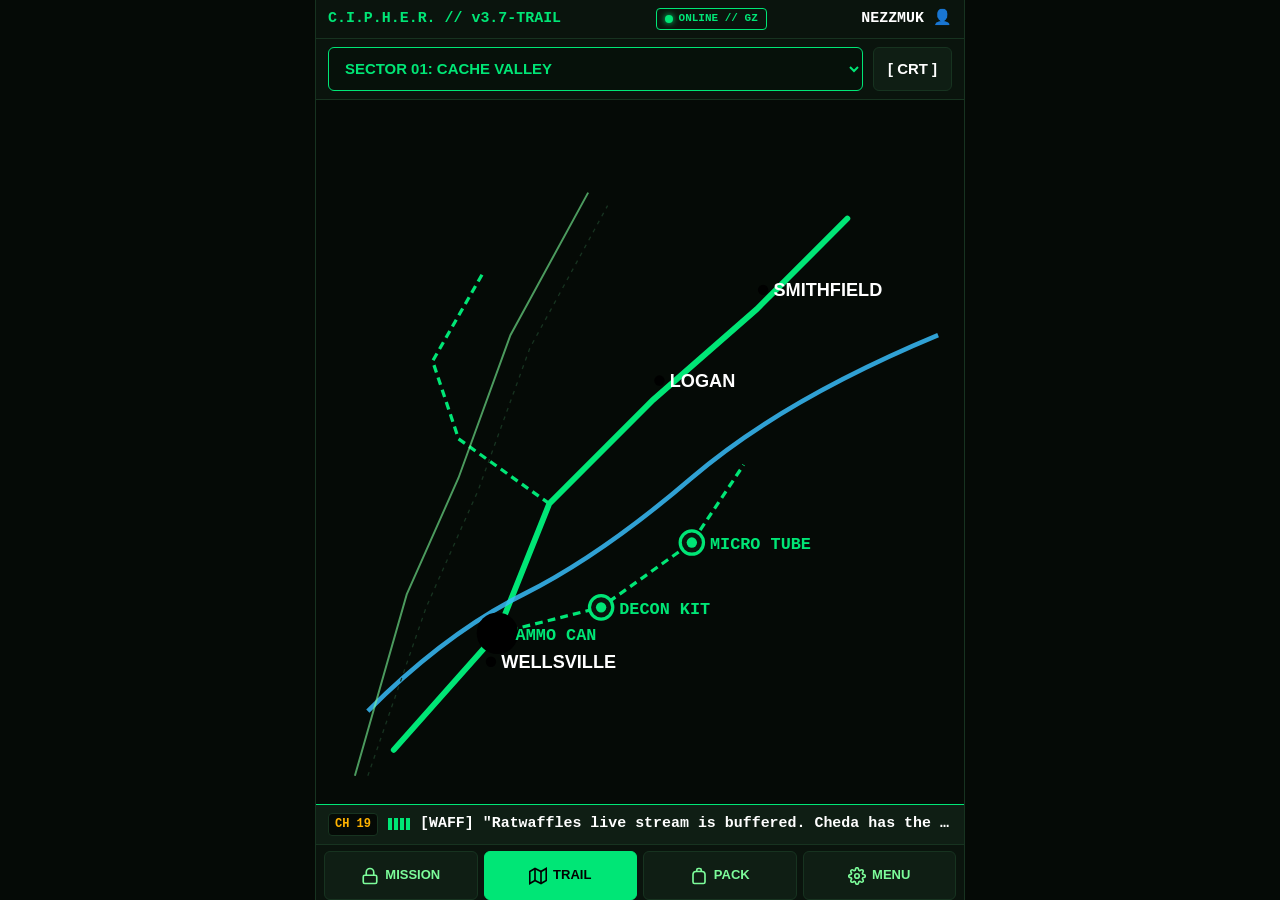
<file: map.html>
<!DOCTYPE html>
<html lang="en">
<head>
  <meta charset="UTF-8">
  <meta name="viewport" content="width=device-width, initial-scale=1.0">
  <title>C.I.P.H.E.R. // Trail Cartography</title>
  <link rel="stylesheet" href="css/cipher-style.css?v=3.70">
  <style>
    .map-stage {
      flex: 1;
      position: relative;
      background-color: var(--bg-primary);
      overflow: hidden;
      display: flex;
      flex-direction: column;
    }
    .map-controls-strip {
      padding: 8px 12px;
      background-color: var(--bg-surface);
      border-bottom: 1px solid var(--border-color);
      display: flex;
      justify-content: space-between;
      align-items: center;
      gap: 10px;
      z-index: 5;
      flex-shrink: 0;
    }
    .sector-select-dropdown {
      background-color: #06110a;
      color: var(--text-bright);
      border: 1.5px solid var(--border-bright);
      font-family: var(--font-ui);
      font-size: var(--font-sm);
      min-height: 44px;
      padding: 0 12px;
      border-radius: 6px;
      font-weight: bold;
      flex: 1;
    }
    .svg-container {
      flex: 1;
      width: 100%;
      height: 100%;
      position: relative;
    }
    #map-svg-canvas { width: 100%; height: 100%; }

    .map-vector-hwy { stroke: var(--text-bright); stroke-width: 4.5; fill: none; stroke-linecap: round; }
    .map-vector-road { stroke: var(--border-bright); stroke-width: 2.5; stroke-dasharray: 6, 4; fill: none; }
    .map-vector-water { stroke: #38bdf8; stroke-width: 3.5; fill: none; opacity: 0.85; }
    .map-vector-topo { stroke: var(--text-dim); stroke-width: 1.5; fill: none; opacity: 0.6; }
    .map-vector-topo-subtle { stroke: var(--border-color); stroke-width: 1; stroke-dasharray: 3, 4; fill: none; }
    .map-town-label { fill: #ffffff; font-family: var(--font-ui); font-size: 14px; font-weight: bold; }
    .map-location-pin { cursor: pointer; outline: none; }
    .pin-ring { fill: var(--bg-surface); stroke: var(--border-bright); stroke-width: 2.5; }
    .pin-core { fill: var(--text-bright); }
    .pin-label { fill: var(--text-bright); font-family: var(--font-mono); font-size: 13px; font-weight: bold; }

    /* Fog of War Shroud & Message Box */
    .shroud-overlay {
      position: absolute;
      top: 0; left: 0; right: 0; bottom: 0;
      background: repeating-linear-gradient(
        -45deg,
        rgba(5, 10, 6, 0.95),
        rgba(5, 10, 6, 0.95) 12px,
        rgba(15, 30, 20, 0.95) 12px,
        rgba(15, 30, 20, 0.95) 24px
      );
      display: none;
      flex-direction: column;
      align-items: center;
      justify-content: center;
      padding: 20px;
      text-align: center;
      z-index: 10;
    }
    .shroud-card {
      background-color: var(--bg-surface);
      border: 2px dashed var(--accent-alert);
      border-radius: 8px;
      padding: 22px;
      max-width: 340px;
    }
    .shroud-alert { color: var(--accent-alert); font-weight: bold; font-size: var(--font-md); margin-bottom: 8px; font-family: var(--font-mono); }
    .shroud-title { color: #ffffff; font-size: var(--font-lg); font-weight: bold; margin-bottom: 8px; }
    .shroud-desc { color: var(--text-dim); font-size: var(--font-sm); line-height: 1.4; }

    /* Elevated POI Drawer */
    .poi-drawer {
      position: absolute;
      left: 10px; right: 10px; bottom: 70px;
      background-color: var(--bg-surface);
      border: 2px solid var(--border-bright);
      border-radius: 8px;
      padding: 14px;
      z-index: 25;
      display: none;
      flex-direction: column;
      gap: 10px;
      box-shadow: 0 -8px 24px rgba(0, 0, 0, 0.85);
    }
    .poi-drawer.open { display: flex; }
    .poi-header-row { display: flex; justify-content: space-between; align-items: center; }
    .poi-title { font-size: var(--font-lg); font-weight: bold; color: #ffffff; }
  </style>
</head>
<body>

  <div class="app-container">
    <header class="status-header">
      <span class="brand-title">C.I.P.H.E.R. // v3.7-TRAIL</span>
      <div class="header-status-pill" role="status">
        <span class="dot"></span>
        <span>ONLINE // GZ</span>
      </div>
      <span class="header-user-tag">NEZZMUK 👤</span>
    </header>

    <main class="map-stage">
      <section class="map-controls-strip">
        <label for="sector-select" class="sr-only">Sector</label>
        <select id="sector-select" class="sector-select-dropdown">
          <option value="SECTOR_01">SECTOR 01: CACHE VALLEY</option>
          <option value="SECTOR_02">SECTOR 02: BOX ELDER</option>
          <option value="SECTOR_03">SECTOR 03: BEAR LAKE</option>
          <option value="SECTOR_04">SECTOR 04: SE IDAHO</option>
        </select>
        <button id="btn-theme-toggle" class="btn-cipher" style="padding: 0 14px; font-size: var(--font-sm);">[ CRT ]</button>
      </section>

      <section class="svg-container">
        <svg id="map-svg-canvas" viewBox="0 0 500 500" preserveAspectRatio="xMidYMid meet"></svg>
        
        <!-- Fog of War Overlay -->
        <div id="map-shroud-overlay" class="shroud-overlay"></div>

        <!-- POI Drawer -->
        <section id="poi-drawer" class="poi-drawer">
          <div class="poi-header-row">
            <div>
              <h2 id="poi-name" class="poi-title">Location Name</h2>
              <div id="poi-type" style="font-size: var(--font-sm); color: var(--text-dim);">Container // Difficulty</div>
            </div>
            <button id="btn-close-drawer" class="btn-cipher" style="min-height: 38px; padding: 0 10px;">✕</button>
          </div>
          <div style="background-color: #06110a; border: 1px solid var(--border-color); padding: 10px; border-radius: 4px; font-size: var(--font-base);">
            <div><strong>COORDS:</strong> <span id="poi-coords" style="color: var(--accent-amber); font-weight: bold;">N 00° 00.000 W 000° 00.000</span></div>
            <div style="margin-top: 4px;"><strong>TERRAIN:</strong> <span id="poi-terrain" style="color: var(--text-dim);">Terrain description</span></div>
          </div>
          <div style="display: grid; grid-template-columns: 1fr 1fr; gap: 10px;">
            <button class="btn-cipher primary-solid" onclick="window.location.href='mission.html'">CRACK</button>
            <button class="btn-cipher" onclick="CipherMap.openTravelModal()">TRAVEL</button>
          </div>
        </section>

        <!-- Travel Modal -->
        <section id="travel-modal" style="position: absolute; top:0; left:0; right:0; bottom:0; background:rgba(0,0,0,0.85); z-index:30; display:none; align-items:center; justify-content:center; padding:16px;">
          <div style="background-color: var(--bg-surface); border:2px solid var(--border-bright); border-radius:8px; width:100%; max-width:380px; padding:16px; display:flex; flex-direction:column; gap:12px;">
            <div class="section-category-tag">SELECT TRANSIT MODE</div>
            <div id="travel-options-list" style="display:flex; flex-direction:column; gap:8px;"></div>
            <button class="btn-cipher" onclick="CipherMap.closeTravelModal()">[ CANCEL ]</button>
          </div>
        </section>
      </section>

      <!-- CB Radio Scanner Dock -->
      <aside class="rat-comms-dock">
        <span class="rat-comms-channel">CH 19</span>
        <div class="s-meter-block" aria-hidden="true">
          <div class="s-meter-bar">
            <div class="s-meter-seg lit"></div>
            <div class="s-meter-seg lit"></div>
            <div class="s-meter-seg lit"></div>
            <div class="s-meter-seg"></div>
          </div>
        </div>
        <div id="comms-ticker" class="rat-comms-ticker">[SCANNING RAT CH 19...]</div>
      </aside>
    </main>

    <!-- Navigation Strip -->
    <nav class="nav-anchor-strip">
      <a href="mission.html" class="nav-tab">
        <svg class="ui-icon-nav" viewBox="0 0 24 24"><rect x="3" y="11" width="18" height="11" rx="2" ry="2"></rect><path d="M7 11V7a5 5 0 0 1 10 0v4"></path></svg>
        <span>MISSION</span>
      </a>
      <a href="map.html" class="nav-tab active">
        <svg class="ui-icon-nav" viewBox="0 0 24 24"><polygon points="1 6 1 22 8 18 16 22 23 18 23 2 16 6 8 2 1 6"></polygon><line x1="8" y1="2" x2="8" y2="18"></line><line x1="16" y1="6" x2="16" y2="22"></line></svg>
        <span>TRAIL</span>
      </a>
      <a href="pack.html" class="nav-tab">
        <svg class="ui-icon-nav" viewBox="0 0 24 24"><path d="M4 10a4 4 0 0 1 4-4h8a4 4 0 0 1 4 4v10a2 2 0 0 1-2 2H6a2 2 0 0 1-2-2V10z"></path><path d="M9 6V4a2 2 0 0 1 2-2h2a2 2 0 0 1 2 2v2"></path></svg>
        <span>PACK</span>
      </a>
      <a href="profile.html" class="nav-tab">
        <svg class="ui-icon-nav" viewBox="0 0 24 24"><circle cx="12" cy="12" r="3"></circle><path d="M19.4 15a1.65 1.65 0 0 0 .33 1.82l.06.06a2 2 0 0 1 0 2.83 2 2 0 0 1-2.83 0l-.06-.06a1.65 1.65 0 0 0-1.82-.33 1.65 1.65 0 0 0-1 1.51V21a2 2 0 0 1-2 2 2 2 0 0 1-2-2v-.09A1.65 1.65 0 0 0 9 19.4a1.65 1.65 0 0 0-1.82.33l-.06.06a2 2 0 0 1-2.83 0 2 2 0 0 1 0-2.83l.06-.06a1.65 1.65 0 0 0 .33-1.82 1.65 1.65 0 0 0-1.51-1H3a2 2 0 0 1-2-2 2 2 0 0 1 2-2h.09A1.65 1.65 0 0 0 4.6 9a1.65 1.65 0 0 0-.33-1.82l-.06-.06a2 2 0 0 1 0-2.83 2 2 0 0 1 2.83 0l.06.06a1.65 1.65 0 0 0 1.82.33H9a1.65 1.65 0 0 0 1-1.51V3a2 2 0 0 1 2-2 2 2 0 0 1 2 2v.09a1.65 1.65 0 0 0 1 1.51 1.65 1.65 0 0 0 1.82-.33l.06-.06a2 2 0 0 1 2.83 0 2 2 0 0 1 0 2.83l-.06.06a1.65 1.65 0 0 0-.33 1.82V9a1.65 1.65 0 0 0 1.51 1H21a2 2 0 0 1 2 2 2 2 0 0 1-2 2h-.09a1.65 1.65 0 0 0-1.51 1z"></path></svg>
        <span>MENU</span>
      </a>
    </nav>
  </div>

  <script src="js/cipher-audio.js"></script>
  <script src="js/cipher-core.js"></script>
  <script src="js/cipher-map.js"></script>
  <script>
    document.addEventListener('DOMContentLoaded', () => {
      if (typeof CipherMap !== 'undefined') CipherMap.init();
    });
  </script>
</body>
</html>
</file>
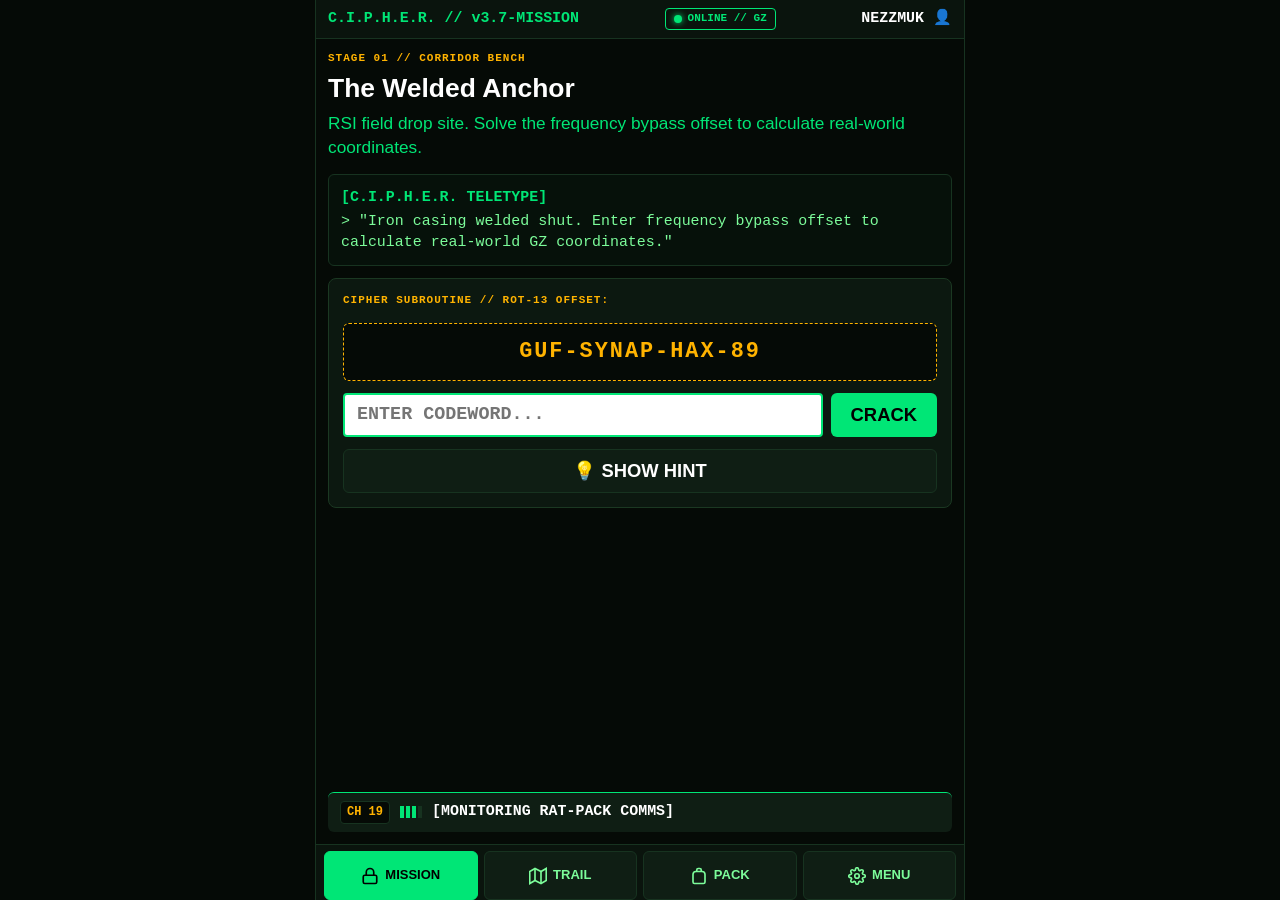
<file: mission.html>
<!DOCTYPE html>
<html lang="en">
<head>
  <meta charset="UTF-8">
  <meta name="viewport" content="width=device-width, initial-scale=1.0">
  <title>C.I.P.H.E.R. // Mission Terminal</title>
  <link rel="stylesheet" href="css/cipher-style.css?v=3.70">
  <style>
    .puzzle-card {
      background-color: var(--bg-card);
      border: 1.5px solid var(--border-card);
      border-radius: 8px;
      padding: 14px;
      display: flex;
      flex-direction: column;
      gap: 12px;
    }
    .cipher-terminal-box {
      background-color: #06110a;
      border: 1px solid var(--border-color);
      border-radius: 6px;
      padding: 12px;
      font-family: var(--font-mono);
      font-size: var(--font-sm);
      color: var(--text-dim);
      line-height: 1.4;
    }
    .cipher-text-display {
      background-color: #050a06;
      border: 1px dashed var(--accent-amber);
      border-radius: 6px;
      padding: 12px;
      font-family: var(--font-mono);
      font-size: var(--font-lg);
      color: var(--accent-amber);
      text-align: center;
      font-weight: bold;
      letter-spacing: 2px;
    }
    .mission-form-grid {
      display: flex;
      gap: 8px;
    }
  </style>
</head>
<body>

  <div class="app-container">
    <header class="status-header">
      <span class="brand-title">C.I.P.H.E.R. // v3.7-MISSION</span>
      <div class="header-status-pill" role="status" aria-label="Device Status">
        <span class="dot"></span>
        <span>ONLINE // GZ</span>
      </div>
      <span class="header-user-tag">NEZZMUK 👤</span>
    </header>

    <main class="viewport-stage">
      
      <!-- Top Title Banner Matching Pack & Trail -->
      <section class="page-title-banner" aria-label="Mission Header">
        <div class="section-category-tag">STAGE 01 // CORRIDOR BENCH</div>
        <h1 class="page-main-heading">The Welded Anchor</h1>
        <p class="page-description">
          RSI field drop site. Solve the frequency bypass offset to calculate real-world coordinates.
        </p>
      </section>

      <!-- Terminal Dialogue Window -->
      <section class="cipher-terminal-box" aria-labelledby="teletype-header">
        <div id="teletype-header" style="color: var(--text-bright); font-weight: bold; margin-bottom: 4px;">
          [C.I.P.H.E.R. TELETYPE]
        </div>
        <div id="dialogue-line" role="status" aria-live="polite">
          > "Iron casing welded shut. Enter frequency bypass offset to calculate real-world GZ coordinates."
        </div>
      </section>

      <!-- The Active Puzzle Card -->
      <section id="puzzle-box" class="puzzle-card" aria-label="Active Subroutine">
        <div class="section-category-tag">CIPHER SUBROUTINE // ROT-13 OFFSET:</div>
        <div class="cipher-text-display" id="cipher-display">GUF-SYNAP-HAX-89</div>
        
        <form class="mission-form-grid" onsubmit="event.preventDefault(); MissionController.submitCrack();">
          <label for="solution-input" class="sr-only">Enter Codeword</label>
          <input 
            type="text" 
            id="solution-input" 
            name="solutionCode"
            class="cipher-input" 
            style="flex: 1;"
            placeholder="ENTER CODEWORD..." 
            autocomplete="off"
            autocorrect="off"
            autocapitalize="characters"
            spellcheck="false"
            required
          >
          <button type="submit" class="btn-cipher primary-solid" style="width: auto; padding: 0 20px;">
            CRACK
          </button>
        </form>

        <button class="btn-cipher" onclick="MissionController.toggleHint()">
          <span>💡 SHOW HINT</span>
        </button>

        <div id="hint-text" style="display: none; background-color: #06110a; border: 1px dashed var(--border-color); padding: 10px; border-radius: 4px; font-size: var(--font-sm); color: var(--text-dim);" role="region">
          HINT: Standard letter shift 13 places forward. Check the ROT-13 card in your PACK.
        </div>
      </section>

      <!-- Unlocked GZ Coordinates -->
      <section id="solution-card" class="puzzle-card" style="display: none;" aria-label="GZ Coordinates">
        <div class="section-category-tag" style="color: var(--text-bright);">✔ GZ COORDINATES UNLOCKED</div>
        <div style="font-size: var(--font-xl); color: var(--accent-amber); font-weight: bold; font-family: var(--font-mono);">
          N 41° 39.120 W 111° 55.450
        </div>
        <p style="font-size: var(--font-base); color: var(--text-dim);">
          Target: Heavy Ammo Can. Bring 3/4 socket wrench. Lid voucher stamped inside container.
        </p>
        <button class="btn-cipher primary-solid" onclick="window.location.href='map.html'">
          PLOT ON TRAIL MAP ➔
        </button>
      </section>

      <!-- CB Radio Scanner Dock -->
      <aside class="rat-comms-dock" aria-label="Rat Pack Scanner" style="margin-top: auto; border-radius: 6px;">
        <span class="rat-comms-channel">CH 19</span>
        <div class="s-meter-block" aria-hidden="true">
          <div class="s-meter-bar">
            <div class="s-meter-seg lit"></div>
            <div class="s-meter-seg lit"></div>
            <div class="s-meter-seg lit"></div>
            <div class="s-meter-seg"></div>
          </div>
        </div>
        <div id="comms-ticker" class="rat-comms-ticker">[MONITORING RAT-PACK COMMS]</div>
      </aside>

    </main>

    <!-- Solid Green Pill Navigation -->
    <nav class="nav-anchor-strip" aria-label="Primary Navigation">
      <a href="mission.html" class="nav-tab active" aria-current="page">
        <svg class="ui-icon-nav" viewBox="0 0 24 24" aria-hidden="true" focusable="false"><rect x="3" y="11" width="18" height="11" rx="2" ry="2"></rect><path d="M7 11V7a5 5 0 0 1 10 0v4"></path></svg>
        <span>MISSION</span>
      </a>
      <a href="map.html" class="nav-tab">
        <svg class="ui-icon-nav" viewBox="0 0 24 24" aria-hidden="true" focusable="false"><polygon points="1 6 1 22 8 18 16 22 23 18 23 2 16 6 8 2 1 6"></polygon><line x1="8" y1="2" x2="8" y2="18"></line><line x1="16" y1="6" x2="16" y2="22"></line></svg>
        <span>TRAIL</span>
      </a>
      <a href="pack.html" class="nav-tab">
        <svg class="ui-icon-nav" viewBox="0 0 24 24" aria-hidden="true" focusable="false"><path d="M4 10a4 4 0 0 1 4-4h8a4 4 0 0 1 4 4v10a2 2 0 0 1-2 2H6a2 2 0 0 1-2-2V10z"></path><path d="M9 6V4a2 2 0 0 1 2-2h2a2 2 0 0 1 2 2v2"></path></svg>
        <span>PACK</span>
      </a>
      <a href="profile.html" class="nav-tab">
        <svg class="ui-icon-nav" viewBox="0 0 24 24" aria-hidden="true" focusable="false"><circle cx="12" cy="12" r="3"></circle><path d="M19.4 15a1.65 1.65 0 0 0 .33 1.82l.06.06a2 2 0 0 1 0 2.83 2 2 0 0 1-2.83 0l-.06-.06a1.65 1.65 0 0 0-1.82-.33 1.65 1.65 0 0 0-1 1.51V21a2 2 0 0 1-2 2 2 2 0 0 1-2-2v-.09A1.65 1.65 0 0 0 9 19.4a1.65 1.65 0 0 0-1.82.33l-.06.06a2 2 0 0 1-2.83 0 2 2 0 0 1 0-2.83l.06-.06a1.65 1.65 0 0 0 .33-1.82 1.65 1.65 0 0 0-1.51-1H3a2 2 0 0 1-2-2 2 2 0 0 1 2-2h.09A1.65 1.65 0 0 0 4.6 9a1.65 1.65 0 0 0-.33-1.82l-.06-.06a2 2 0 0 1 0-2.83 2 2 0 0 1 2.83 0l.06.06a1.65 1.65 0 0 0 1.82.33H9a1.65 1.65 0 0 0 1-1.51V3a2 2 0 0 1 2-2 2 2 0 0 1 2 2v.09a1.65 1.65 0 0 0 1 1.51 1.65 1.65 0 0 0 1.82-.33l.06-.06a2 2 0 0 1 2.83 0 2 2 0 0 1 0 2.83l-.06.06a1.65 1.65 0 0 0-.33 1.82V9a1.65 1.65 0 0 0 1.51 1H21a2 2 0 0 1 2 2 2 2 0 0 1-2 2h-.09a1.65 1.65 0 0 0-1.51 1z"></path></svg>
        <span>MENU</span>
      </a>
    </nav>
  </div>

  <script src="js/cipher-audio.js"></script>
  <script src="js/cipher-core.js"></script>
  <script>
    const MissionController = {
      activeSolution: "THS-FLANC-UNK-89",
      submitCrack: function() {
        const val = document.getElementById('solution-input').value.trim().toUpperCase();
        if (!val) return;
        if (val === this.activeSolution) {
          if (typeof CipherAudio !== 'undefined') {
            CipherAudio.chime();
            CipherAudio.speak("Verification successful. Real world coordinates decrypted.");
          }
          if (typeof CipherCore !== 'undefined') CipherCore.resetFailureCounter();
          document.getElementById('puzzle-box').style.display = 'none';
          document.getElementById('solution-card').style.display = 'flex';
          document.getElementById('dialogue-line').textContent = '> "Stage complete. Real-world coordinates logged below."';
        } else {
          if (typeof CipherCore !== 'undefined') {
            const fail = CipherCore.registerInputFailure();
            document.getElementById('dialogue-line').textContent = fail.message;
          }
        }
      },
      toggleHint: function() {
        if (typeof CipherAudio !== 'undefined') CipherAudio.click();
        const hint = document.getElementById('hint-text');
        hint.style.display = hint.style.display === 'block' ? 'none' : 'block';
      }
    };
  </script>
</body>
</html>
</file>
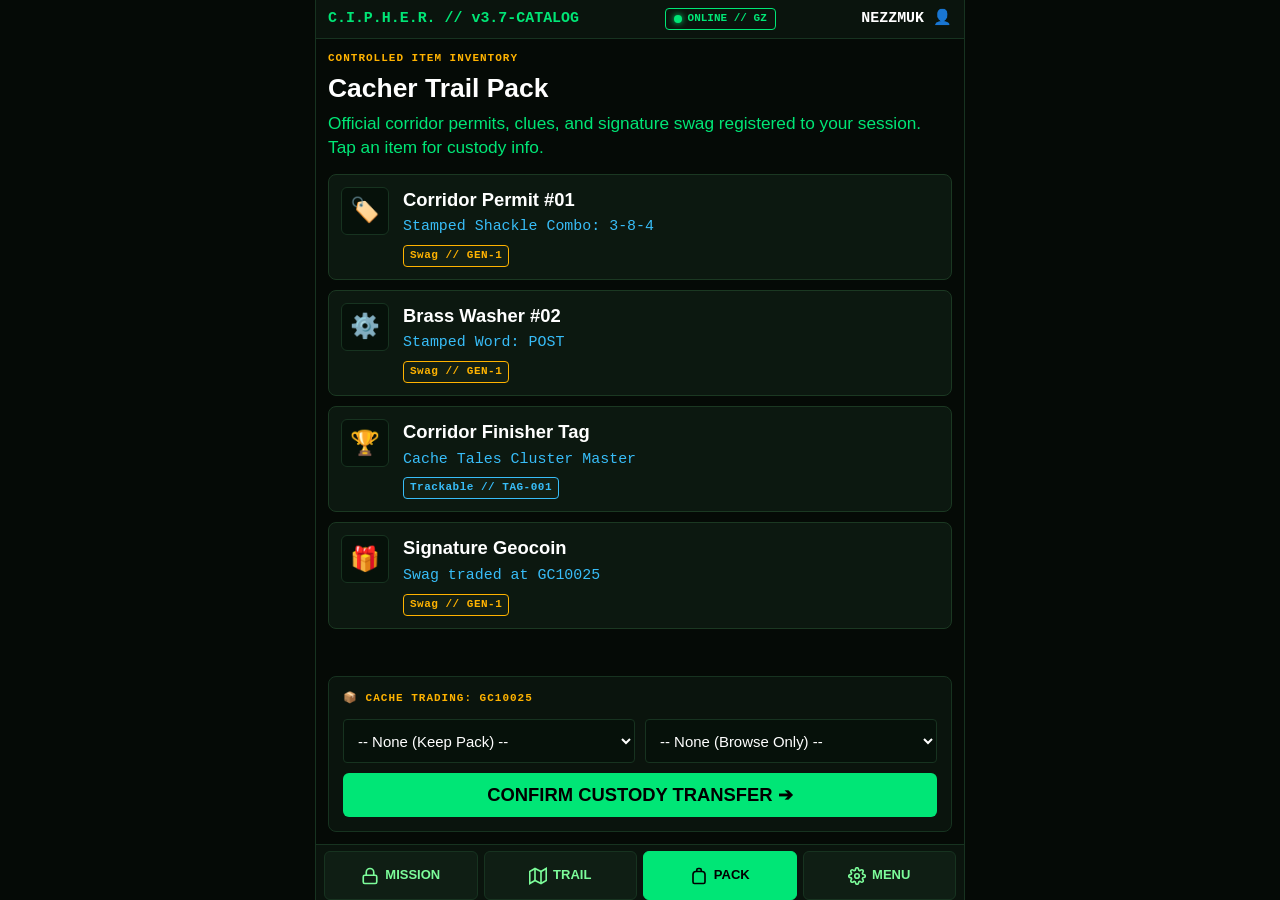
<file: pack.html>
<!DOCTYPE html>
<html lang="en">
<head>
  <meta charset="UTF-8">
  <meta name="viewport" content="width=device-width, initial-scale=1.0">
  <title>C.I.P.H.E.R. // Cacher Trail Pack</title>
  <link rel="stylesheet" href="css/cipher-style.css?v=3.70">
  <style>
    .trading-dock-card {
      background-color: var(--bg-surface);
      border: 1.5px solid var(--border-color);
      border-radius: 8px;
      padding: 14px;
      display: flex;
      flex-direction: column;
      gap: 10px;
      margin-top: auto;
    }
    .trading-select-grid {
      display: grid;
      grid-template-columns: 1fr 1fr;
      gap: 10px;
    }
    .trading-select {
      background-color: #06110a;
      border: 1px solid var(--border-color);
      color: #ffffff;
      padding: 8px 10px;
      border-radius: 4px;
      font-size: var(--font-sm);
      min-height: 44px;
      font-family: var(--font-ui);
    }
  </style>
</head>
<body>

  <div class="app-container">
    <!-- Legacy Header Lockup -->
    <header class="status-header">
      <span class="brand-title">C.I.P.H.E.R. // v3.7-CATALOG</span>
      <div class="header-status-pill" role="status" aria-label="Device Status">
        <span class="dot"></span>
        <span>ONLINE // GZ</span>
      </div>
      <span class="header-user-tag" id="cacher-name-display">NEZZMUK 👤</span>
    </header>

    <main class="viewport-stage">
      
      <!-- Top Title Banner -->
      <section class="page-title-banner" aria-label="Inventory Header">
        <div class="section-category-tag">CONTROLLED ITEM INVENTORY</div>
        <h1 class="page-main-heading">Cacher Trail Pack</h1>
        <p class="page-description">
          Official corridor permits, clues, and signature swag registered to your session. Tap an item for custody info.
        </p>
      </section>

      <!-- Controlled Item Cards (v2.7 Parity with Graphic Tile Anchors) -->
      <section id="items-container" aria-label="Pack Items Deck" style="display: flex; flex-direction: column; gap: 10px;">
        
        <!-- Corridor Permit #01 -->
        <article class="item-card" onclick="PackController.inspectItem('Corridor Permit #01')">
          <div class="item-icon-tile" aria-hidden="true">🏷️</div>
          <div class="item-content">
            <h2 class="item-title">Corridor Permit #01</h2>
            <div class="item-subtitle">Stamped Shackle Combo: 3-8-4</div>
            <div class="item-badge-pill">Swag // GEN-1</div>
          </div>
        </article>

        <!-- Brass Washer #02 -->
        <article class="item-card" onclick="PackController.inspectItem('Brass Washer #02')">
          <div class="item-icon-tile" aria-hidden="true">⚙️</div>
          <div class="item-content">
            <h2 class="item-title">Brass Washer #02</h2>
            <div class="item-subtitle">Stamped Word: POST</div>
            <div class="item-badge-pill">Swag // GEN-1</div>
          </div>
        </article>

        <!-- Corridor Finisher Tag -->
        <article class="item-card" onclick="PackController.inspectItem('Corridor Finisher Tag')">
          <div class="item-icon-tile" aria-hidden="true">🏆</div>
          <div class="item-content">
            <h2 class="item-title">Corridor Finisher Tag</h2>
            <div class="item-subtitle">Cache Tales Cluster Master</div>
            <div class="item-badge-pill" style="border-color: var(--accent-cyan); color: var(--accent-cyan);">Trackable // TAG-001</div>
          </div>
        </article>

        <!-- Swag Trade Asset -->
        <article class="item-card" onclick="PackController.inspectItem('Signature Geocoin')">
          <div class="item-icon-tile" aria-hidden="true">🎁</div>
          <div class="item-content">
            <h2 class="item-title">Signature Geocoin</h2>
            <div class="item-subtitle">Swag traded at GC10025</div>
            <div class="item-badge-pill">Swag // GEN-1</div>
          </div>
        </article>

      </section>

      <!-- Cache Trading & Custody Transfer Dock -->
      <section class="trading-dock-card" aria-label="Cache Custody Transfer Dock">
        <div class="section-category-tag">📦 CACHE TRADING: GC10025</div>
        <div class="trading-select-grid">
          <div>
            <label for="select-leave" class="sr-only">Leave From Pack</label>
            <select id="select-leave" class="trading-select" style="width: 100%;">
              <option value="">-- None (Keep Pack) --</option>
              <option value="PERMIT_01">Corridor Permit #01</option>
              <option value="WASHER_02">Brass Washer #02</option>
            </select>
          </div>
          <div>
            <label for="select-take" class="sr-only">Take From Container</label>
            <select id="select-take" class="trading-select" style="width: 100%;">
              <option value="">-- None (Browse Only) --</option>
              <option value="WOOD_NICKEL">Wooden Nickel #14</option>
              <option value="SIGNAL_PAT">Pathtag Signal</option>
            </select>
          </div>
        </div>

        <button class="btn-cipher primary-solid" onclick="PackController.confirmTransfer()">
          CONFIRM CUSTODY TRANSFER ➔
        </button>
      </section>

    </main>

    <!-- Solid Green Pill Bottom Navigation Strip -->
    <nav class="nav-anchor-strip" aria-label="Primary Navigation">
      <a href="mission.html" class="nav-tab">
        <svg class="ui-icon-nav" viewBox="0 0 24 24" aria-hidden="true" focusable="false"><rect x="3" y="11" width="18" height="11" rx="2" ry="2"></rect><path d="M7 11V7a5 5 0 0 1 10 0v4"></path></svg>
        <span>MISSION</span>
      </a>
      <a href="map.html" class="nav-tab">
        <svg class="ui-icon-nav" viewBox="0 0 24 24" aria-hidden="true" focusable="false"><polygon points="1 6 1 22 8 18 16 22 23 18 23 2 16 6 8 2 1 6"></polygon><line x1="8" y1="2" x2="8" y2="18"></line><line x1="16" y1="6" x2="16" y2="22"></line></svg>
        <span>TRAIL</span>
      </a>
      <a href="pack.html" class="nav-tab active" aria-current="page">
        <svg class="ui-icon-nav" viewBox="0 0 24 24" aria-hidden="true" focusable="false"><path d="M4 10a4 4 0 0 1 4-4h8a4 4 0 0 1 4 4v10a2 2 0 0 1-2 2H6a2 2 0 0 1-2-2V10z"></path><path d="M9 6V4a2 2 0 0 1 2-2h2a2 2 0 0 1 2 2v2"></path></svg>
        <span>PACK</span>
      </a>
      <a href="profile.html" class="nav-tab">
        <svg class="ui-icon-nav" viewBox="0 0 24 24" aria-hidden="true" focusable="false"><circle cx="12" cy="12" r="3"></circle><path d="M19.4 15a1.65 1.65 0 0 0 .33 1.82l.06.06a2 2 0 0 1 0 2.83 2 2 0 0 1-2.83 0l-.06-.06a1.65 1.65 0 0 0-1.82-.33 1.65 1.65 0 0 0-1 1.51V21a2 2 0 0 1-2 2 2 2 0 0 1-2-2v-.09A1.65 1.65 0 0 0 9 19.4a1.65 1.65 0 0 0-1.82.33l-.06.06a2 2 0 0 1-2.83 0 2 2 0 0 1 0-2.83l.06-.06a1.65 1.65 0 0 0 .33-1.82 1.65 1.65 0 0 0-1.51-1H3a2 2 0 0 1-2-2 2 2 0 0 1 2-2h.09A1.65 1.65 0 0 0 4.6 9a1.65 1.65 0 0 0-.33-1.82l-.06-.06a2 2 0 0 1 0-2.83 2 2 0 0 1 2.83 0l.06.06a1.65 1.65 0 0 0 1.82.33H9a1.65 1.65 0 0 0 1-1.51V3a2 2 0 0 1 2-2 2 2 0 0 1 2 2v.09a1.65 1.65 0 0 0 1 1.51 1.65 1.65 0 0 0 1.82-.33l.06-.06a2 2 0 0 1 2.83 0 2 2 0 0 1 0 2.83l-.06.06a1.65 1.65 0 0 0-.33 1.82V9a1.65 1.65 0 0 0 1.51 1H21a2 2 0 0 1 2 2 2 2 0 0 1-2 2h-.09a1.65 1.65 0 0 0-1.51 1z"></path></svg>
        <span>MENU</span>
      </a>
    </nav>
  </div>

  <script src="js/cipher-audio.js"></script>
  <script src="js/cipher-core.js"></script>
  <script>
    const PackController = {
      inspectItem: function(name) {
        if (typeof CipherAudio !== 'undefined') CipherAudio.click();
        alert(`[ITEM CUSTODY] // ${name}\nSerial hash verified against field session ledger.`);
      },
      confirmTransfer: function() {
        const leave = document.getElementById('select-leave').value;
        const take = document.getElementById('select-take').value;
        if (!leave && !take) {
          alert("Select an item to leave or take from container.");
          return;
        }
        if (typeof CipherAudio !== 'undefined') CipherAudio.chime();
        alert("Custody transfer verified! Physical container trade recorded in ledger.");
      }
    };
  </script>
</body>
</html>
</file>
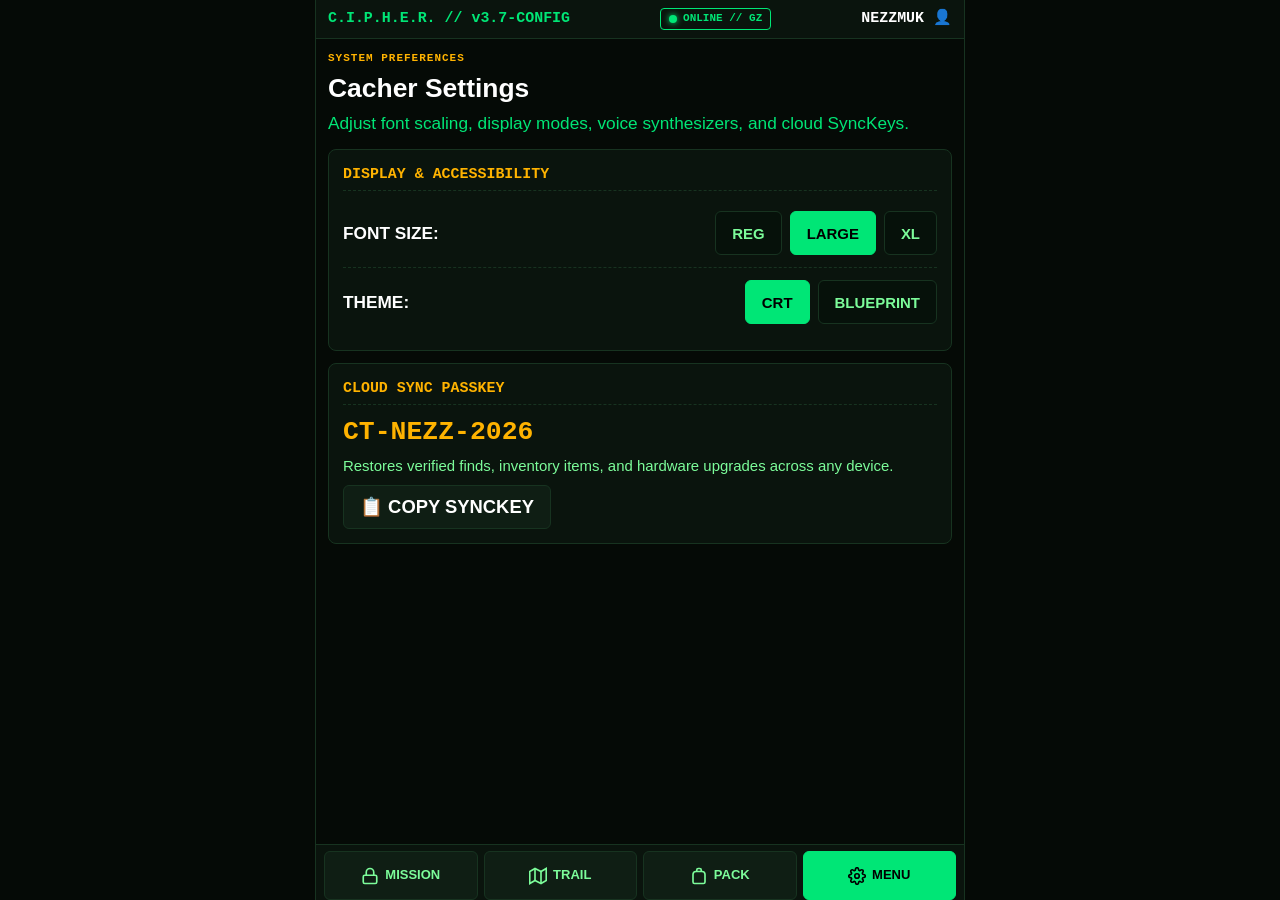
<file: profile.html>
<!DOCTYPE html>
<html lang="en">
<head>
  <meta charset="UTF-8">
  <meta name="viewport" content="width=device-width, initial-scale=1.0">
  <title>C.I.P.H.E.R. // System Menu</title>
  <link rel="stylesheet" href="css/cipher-style.css?v=3.70">
  <style>
    .settings-row {
      display: flex;
      justify-content: space-between;
      align-items: center;
      padding: 12px 0;
      border-bottom: 1px dashed var(--border-color);
    }
    .settings-row:last-child { border-bottom: none; }
    .btn-toggle-group { display: flex; gap: 8px; }
    .btn-toggle {
      background-color: #06110a;
      border: 1.5px solid var(--border-color);
      color: var(--text-dim);
      min-height: 44px;
      padding: 0 16px;
      font-weight: bold;
      border-radius: 6px;
      cursor: pointer;
      font-size: var(--font-sm);
    }
    .btn-toggle.active {
      background-color: var(--border-bright);
      color: #000000;
      border-color: var(--border-bright);
    }
  </style>
</head>
<body>

  <div class="app-container">
    <header class="status-header">
      <span class="brand-title">C.I.P.H.E.R. // v3.7-CONFIG</span>
      <div class="header-status-pill" role="status">
        <span class="dot"></span>
        <span>ONLINE // GZ</span>
      </div>
      <span class="header-user-tag">NEZZMUK 👤</span>
    </header>

    <main class="viewport-stage">
      
      <section class="page-title-banner">
        <div class="section-category-tag">SYSTEM PREFERENCES</div>
        <h1 class="page-main-heading">Cacher Settings</h1>
        <p class="page-description">
          Adjust font scaling, display modes, voice synthesizers, and cloud SyncKeys.
        </p>
      </section>

      <!-- Display & Accessibility -->
      <section class="cipher-panel">
        <h2 class="panel-header">DISPLAY & ACCESSIBILITY</h2>
        
        <div class="settings-row">
          <span style="font-weight: bold; font-size: var(--font-base);">FONT SIZE:</span>
          <div class="btn-toggle-group">
            <button id="font-btn-reg" class="btn-toggle" onclick="MenuController.setFont('regular')">REG</button>
            <button id="font-btn-lg" class="btn-toggle" onclick="MenuController.setFont('large')">LARGE</button>
            <button id="font-btn-xl" class="btn-toggle" onclick="MenuController.setFont('xl')">XL</button>
          </div>
        </div>

        <div class="settings-row">
          <span style="font-weight: bold; font-size: var(--font-base);">THEME:</span>
          <div class="btn-toggle-group">
            <button id="theme-btn-crt" class="btn-toggle" onclick="MenuController.setTheme('crt')">CRT</button>
            <button id="theme-btn-blue" class="btn-toggle" onclick="MenuController.setTheme('blueprint')">BLUEPRINT</button>
          </div>
        </div>
      </section>

      <!-- Cloud Sync Passkey -->
      <section class="cipher-panel">
        <h2 class="panel-header">CLOUD SYNC PASSKEY</h2>
        <div style="font-size: var(--font-xl); color: var(--accent-amber); font-weight: bold; font-family: var(--font-mono); margin-bottom: 4px;">
          CT-NEZZ-2026
        </div>
        <p style="font-size: var(--font-sm); color: var(--text-dim); margin-bottom: 8px;">
          Restores verified finds, inventory items, and hardware upgrades across any device.
        </p>
        <button class="btn-cipher" onclick="alert('SyncKey copied to clipboard!')">
          📋 COPY SYNCKEY
        </button>
      </section>

    </main>

    <!-- Navigation Strip -->
    <nav class="nav-anchor-strip">
      <a href="mission.html" class="nav-tab">
        <svg class="ui-icon-nav" viewBox="0 0 24 24"><rect x="3" y="11" width="18" height="11" rx="2" ry="2"></rect><path d="M7 11V7a5 5 0 0 1 10 0v4"></path></svg>
        <span>MISSION</span>
      </a>
      <a href="map.html" class="nav-tab">
        <svg class="ui-icon-nav" viewBox="0 0 24 24"><polygon points="1 6 1 22 8 18 16 22 23 18 23 2 16 6 8 2 1 6"></polygon><line x1="8" y1="2" x2="8" y2="18"></line><line x1="16" y1="6" x2="16" y2="22"></line></svg>
        <span>TRAIL</span>
      </a>
      <a href="pack.html" class="nav-tab">
        <svg class="ui-icon-nav" viewBox="0 0 24 24"><path d="M4 10a4 4 0 0 1 4-4h8a4 4 0 0 1 4 4v10a2 2 0 0 1-2 2H6a2 2 0 0 1-2-2V10z"></path><path d="M9 6V4a2 2 0 0 1 2-2h2a2 2 0 0 1 2 2v2"></path></svg>
        <span>PACK</span>
      </a>
      <a href="profile.html" class="nav-tab active">
        <svg class="ui-icon-nav" viewBox="0 0 24 24"><circle cx="12" cy="12" r="3"></circle><path d="M19.4 15a1.65 1.65 0 0 0 .33 1.82l.06.06a2 2 0 0 1 0 2.83 2 2 0 0 1-2.83 0l-.06-.06a1.65 1.65 0 0 0-1.82-.33 1.65 1.65 0 0 0-1 1.51V21a2 2 0 0 1-2 2 2 2 0 0 1-2-2v-.09A1.65 1.65 0 0 0 9 19.4a1.65 1.65 0 0 0-1.82.33l-.06.06a2 2 0 0 1-2.83 0 2 2 0 0 1 0-2.83l.06-.06a1.65 1.65 0 0 0 .33-1.82 1.65 1.65 0 0 0-1.51-1H3a2 2 0 0 1-2-2 2 2 0 0 1 2-2h.09A1.65 1.65 0 0 0 4.6 9a1.65 1.65 0 0 0-.33-1.82l-.06-.06a2 2 0 0 1 0-2.83 2 2 0 0 1 2.83 0l.06.06a1.65 1.65 0 0 0 1.82.33H9a1.65 1.65 0 0 0 1-1.51V3a2 2 0 0 1 2-2 2 2 0 0 1 2 2v.09a1.65 1.65 0 0 0 1 1.51 1.65 1.65 0 0 0 1.82-.33l.06-.06a2 2 0 0 1 2.83 0 2 2 0 0 1 0 2.83l-.06.06a1.65 1.65 0 0 0-.33 1.82V9a1.65 1.65 0 0 0 1.51 1H21a2 2 0 0 1 2 2 2 2 0 0 1-2 2h-.09a1.65 1.65 0 0 0-1.51 1z"></path></svg>
        <span>MENU</span>
      </a>
    </nav>
  </div>

  <script src="js/cipher-audio.js"></script>
  <script src="js/cipher-core.js"></script>
  <script>
    const MenuController = {
      init: function() {
        const state = (typeof CipherCore !== 'undefined') ? CipherCore.getState() : { meta: {} };
        const font = state.meta.fontSize || 'large';
        const theme = state.meta.theme || 'crt';

        document.getElementById('font-btn-reg').classList.toggle('active', font === 'regular');
        document.getElementById('font-btn-lg').classList.toggle('active', font === 'large');
        document.getElementById('font-btn-xl').classList.toggle('active', font === 'xl');

        document.getElementById('theme-btn-crt').classList.toggle('active', theme === 'crt');
        document.getElementById('theme-btn-blue').classList.toggle('active', theme === 'blueprint');
      },
      setFont: function(size) {
        if (typeof CipherAudio !== 'undefined') CipherAudio.click();
        if (typeof CipherCore !== 'undefined') CipherCore.setFontSize(size);
        this.init();
      },
      setTheme: function(theme) {
        if (typeof CipherAudio !== 'undefined') CipherAudio.click();
        if (typeof CipherCore !== 'undefined') CipherCore.setTheme(theme);
        this.init();
      }
    };
    document.addEventListener('DOMContentLoaded', () => MenuController.init());
  </script>
</body>
</html>
</file>
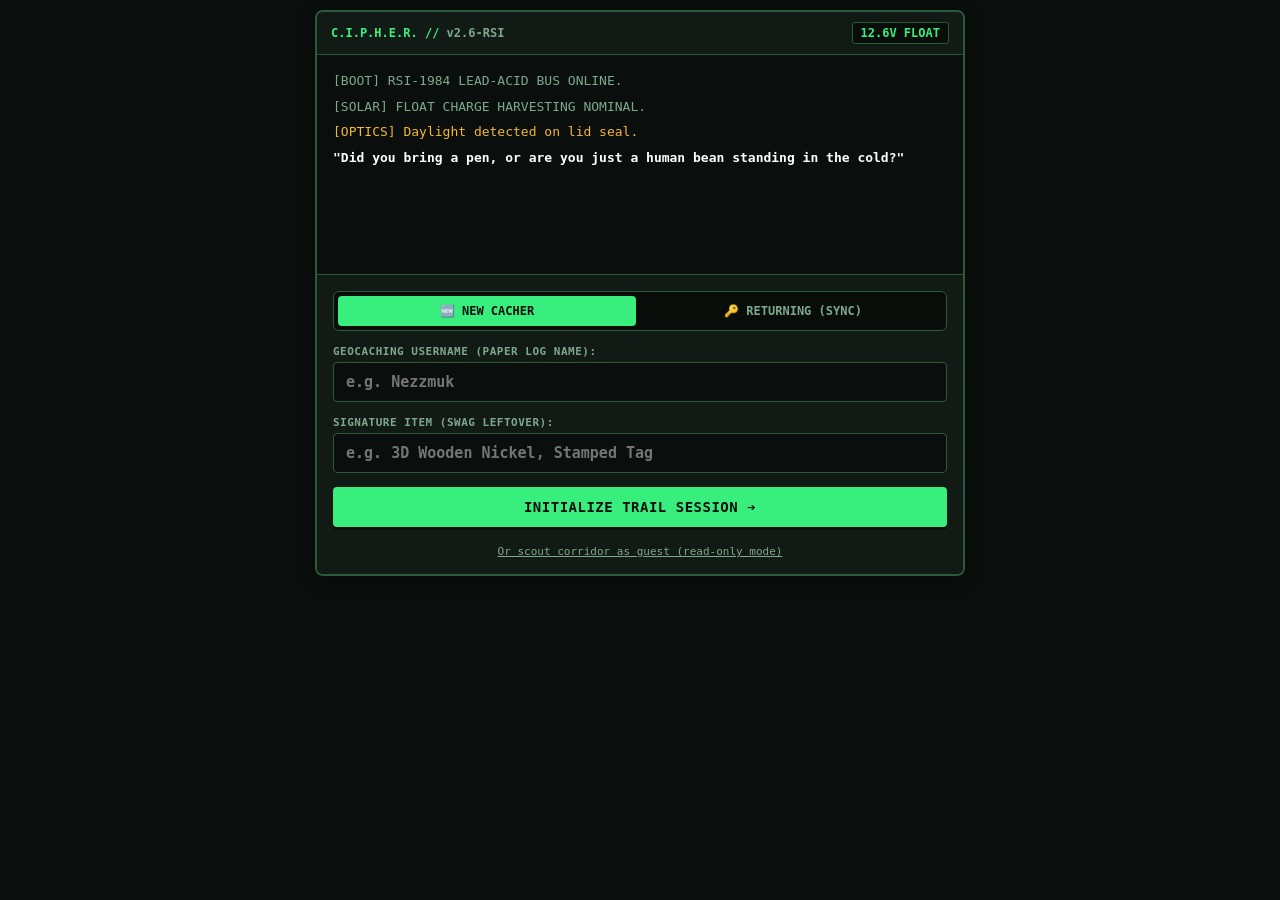
<file: terminal.html>
<!DOCTYPE html>
<html lang="en">
<head>
  <meta charset="UTF-8" />
  <meta name="viewport" content="width=device-width, initial-scale=1.0, maximum-scale=1.0, user-scalable=no" />
  <title>C.I.P.H.E.R. // Model RSI-1984 Boot Gateway</title>
  <style>
    :root {
      --content-scale: 1;
      --font-mono: ui-monospace, 'Cascadia Code', 'Source Code Pro', Menlo, Consolas, monospace;
      --font-ui: -apple-system, BlinkMacSystemFont, 'Segoe UI', Roboto, sans-serif;

      /* CRT Green (Default) */
      --bg-dark: #0a0f0d;
      --panel-bg: #121a15;
      --panel-inner: #080d0a;
      --border-main: #2a5a3a;
      --border-accent: #38ef7d;
      --accent: #38ef7d;
      --accent-dim: #7da88d;
      --text-bright: #ffffff;
      --text-main: #38ef7d;
      --text-dim: #7da88d;
      --warning: #f7b731;
      --danger: #eb3b5a;
    }

    body.theme-light {
      --bg-dark: #d8ded9;
      --panel-bg: #f4f6f4;
      --panel-inner: #e6eae6;
      --border-main: #405747;
      --border-accent: #174223;
      --accent: #144724;
      --accent-dim: #254d33;
      --text-bright: #050a06;
      --text-main: #050a06;
      --text-dim: #1f3626;
      --warning: #874b00;
      --danger: #a81320;
    }

    body.theme-amber {
      --bg-dark: #120b00;
      --panel-bg: #1f1402;
      --panel-inner: #0f0a00;
      --border-main: #5c3f0d;
      --border-accent: #ffb000;
      --accent: #ffb000;
      --accent-dim: #ba8829;
      --text-bright: #ffffff;
      --text-main: #ffb000;
      --text-dim: #ba8829;
      --warning: #ffcf66;
      --danger: #ff4d4d;
    }

    body.theme-hivis {
      --bg-dark: #0a0e14;
      --panel-bg: #131924;
      --panel-inner: #0d121c;
      --border-main: #2b456b;
      --border-accent: #4ba3ff;
      --accent: #4ba3ff;
      --accent-dim: #8ab6e9;
      --text-bright: #ffffff;
      --text-main: #4ba3ff;
      --text-dim: #8ab6e9;
      --warning: #ffd13b;
      --danger: #ff5252;
    }

    * {
      box-sizing: border-box;
      margin: 0;
      padding: 0;
      -webkit-tap-highlight-color: transparent;
    }

    body {
      background-color: var(--bg-dark);
      color: var(--text-main);
      font-family: var(--font-ui);
      font-size: 14px;
      min-height: 100vh;
      display: flex;
      justify-content: center;
      align-items: flex-start;
      padding: 10px;
    }

    .app-shell {
      width: 100%;
      max-width: 650px;
      display: flex;
      flex-direction: column;
      gap: 12px;
      margin-bottom: 40px;
    }

    .boot-chassis {
      background: var(--panel-inner);
      border: 2px solid var(--border-main);
      border-radius: 8px;
      box-shadow: 0 4px 16px rgba(0,0,0,0.4);
      display: flex;
      flex-direction: column;
      overflow: hidden;
    }

    .boot-header {
      background: var(--panel-bg);
      border-bottom: 1px solid var(--border-main);
      padding: 10px 14px;
      display: flex;
      justify-content: space-between;
      align-items: center;
      font-family: var(--font-mono);
      font-size: 12px;
      font-weight: bold;
    }

    .status-badge {
      background: var(--panel-inner);
      color: var(--accent);
      border: 1px solid var(--border-main);
      padding: 3px 8px;
      border-radius: 3px;
    }

    .console-screen {
      background: var(--bg-dark);
      padding: 16px;
      min-height: 220px;
      max-height: 320px;
      overflow-y: auto;
      font-family: var(--font-mono);
      font-size: 13px;
      line-height: 1.5;
      display: flex;
      flex-direction: column;
      gap: 6px;
      border-bottom: 1px solid var(--border-main);
    }

    .console-line {
      word-break: break-word;
    }
    .console-line.sys { color: var(--accent-dim); }
    .console-line.bright { color: var(--text-bright); font-weight: bold; }
    .console-line.warn { color: var(--warning); }
    .console-line.alert { color: var(--danger); }

    .auth-deck {
      padding: 16px;
      background: var(--panel-bg);
      display: flex;
      flex-direction: column;
      gap: 14px;
    }

    .auth-toggle-row {
      display: flex;
      gap: 8px;
      background: var(--panel-inner);
      padding: 4px;
      border-radius: 6px;
      border: 1px solid var(--border-main);
    }

    .btn-toggle-auth {
      flex: 1;
      padding: 8px;
      background: transparent;
      border: none;
      color: var(--text-dim);
      font-family: var(--font-mono);
      font-size: 12px;
      font-weight: bold;
      cursor: pointer;
      border-radius: 4px;
      text-align: center;
    }
    .btn-toggle-auth.active {
      background: var(--accent);
      color: var(--bg-dark);
    }

    .field-group {
      display: flex;
      flex-direction: column;
      gap: 4px;
      font-family: var(--font-mono);
    }

    .field-label {
      font-size: 11px;
      color: var(--text-dim);
      font-weight: bold;
      letter-spacing: 0.5px;
    }

    .auth-input {
      background: var(--bg-dark);
      border: 1px solid var(--border-main);
      color: var(--text-bright);
      font-family: var(--font-mono);
      font-size: 15px;
      padding: 10px 12px;
      border-radius: 4px;
      font-weight: 700;
      outline: none;
    }
    .auth-input:focus {
      border-color: var(--accent);
    }

    .btn-engage {
      background: var(--accent);
      color: var(--bg-dark);
      border: none;
      font-family: var(--font-mono);
      font-size: 14px;
      font-weight: 800;
      padding: 12px;
      border-radius: 4px;
      cursor: pointer;
      text-align: center;
      box-shadow: 0 3px 0 rgba(0,0,0,0.4);
      letter-spacing: 0.5px;
    }
    .btn-engage:active {
      transform: translateY(2px);
      box-shadow: 0 1px 0 rgba(0,0,0,0.4);
    }
    .btn-engage:disabled {
      opacity: 0.5;
      cursor: not-allowed;
    }

    .guest-skip {
      text-align: center;
      font-family: var(--font-mono);
      font-size: 11px;
      color: var(--text-dim);
      text-decoration: underline;
      cursor: pointer;
      margin-top: 4px;
    }
  </style>
</head>
<body class="theme-crt font-regular">

  <div class="app-shell">

    <div class="boot-chassis">
      
      <div class="boot-header">
        <div>
          <span>C.I.P.H.E.R. //</span> 
          <span style="color: var(--text-dim);" id="cipherVersionStamp">v2.6-RSI</span>
        </div>
        <div class="status-badge" id="busVoltageBadge">12.6V FLOAT</div>
      </div>

      <div class="console-screen" id="consoleScreen">
        <div class="console-line sys">[BOOT] RSI-1984 LEAD-ACID BUS ONLINE.</div>
        <div class="console-line sys">[SOLAR] FLOAT CHARGE HARVESTING NOMINAL.</div>
        <div class="console-line warn">[OPTICS] Daylight detected on lid seal.</div>
        <div class="console-line bright">"Did you bring a pen, or are you just a human bean standing in the cold?"</div>
      </div>

      <div class="auth-deck">
        
        <div class="auth-toggle-row">
          <button type="button" class="btn-toggle-auth active" id="btnModeNew" onclick="setAuthMode('new')">
            🆕 NEW CACHER
          </button>
          <button type="button" class="btn-toggle-auth" id="btnModeReturn" onclick="setAuthMode('return')">
            🔑 RETURNING (SYNC)
          </button>
        </div>

        <div class="field-group">
          <label class="field-label" id="lblHandle">GEOCACHING USERNAME (PAPER LOG NAME):</label>
          <input type="text" id="inputUsername" class="auth-input" placeholder="e.g. Nezzmuk" autocomplete="off" />
        </div>

        <div class="field-group" id="groupSigItem">
          <label class="field-label">SIGNATURE ITEM (SWAG LEFTOVER):</label>
          <input type="text" id="inputSigItem" class="auth-input" placeholder="e.g. 3D Wooden Nickel, Stamped Tag" autocomplete="off" />
        </div>

        <div class="field-group" id="groupSyncKey" style="display: none;">
          <label class="field-label">CORRIDOR PASSKEY (SyncKey):</label>
          <input type="text" id="inputSyncKey" class="auth-input" placeholder="CT-XXXX-XXXX" autocomplete="off" />
        </div>

        <button type="button" class="btn-engage" id="btnEngage" onclick="processAirlock()">
          INITIALIZE TRAIL SESSION ➔
        </button>

        <div class="guest-skip" onclick="enterAsGuest()">
          Or scout corridor as guest (read-only mode)
        </div>

      </div>

    </div>

  </div>

  <script>
    const GOOGLE_SCRIPT_API_URL = "https://script.google.com/macros/s/AKfycbzrzQ2MAKNRt79dW478pfcX0A0n3InlojyfEPIZoTkq9c34N74z5hkwheYMz4MCRz60/exec";

    let audioCtx = null;
    function initAudio() {
      try {
        if (!audioCtx) {
          const AudioContext = window.AudioContext || window.webkitAudioContext;
          if (AudioContext) audioCtx = new AudioContext();
        }
        if (audioCtx && audioCtx.state === 'suspended') audioCtx.resume();
      } catch (err) {}
    }

    function playClick() {
      initAudio();
      if (!audioCtx) return;
      try {
        const osc = audioCtx.createOscillator();
        const gain = audioCtx.createGain();
        osc.type = 'triangle';
        osc.frequency.setValueAtTime(140, audioCtx.currentTime);
        osc.frequency.exponentialRampToValueAtTime(30, audioCtx.currentTime + 0.04);
        gain.gain.setValueAtTime(0.25, audioCtx.currentTime);
        gain.gain.linearRampToValueAtTime(0.01, audioCtx.currentTime + 0.04);
        osc.connect(gain);
        gain.connect(audioCtx.destination);
        osc.start();
        osc.stop(audioCtx.currentTime + 0.04);
      } catch (err) {}
    }

    function playChime() {
      initAudio();
      if (!audioCtx) return;
      try {
        const now = audioCtx.currentTime;
        const osc1 = audioCtx.createOscillator();
        const osc2 = audioCtx.createOscillator();
        const gain = audioCtx.createGain();
        osc1.type = 'square';
        osc2.type = 'sine';
        osc1.frequency.setValueAtTime(587.33, now);
        osc1.frequency.setValueAtTime(880, now + 0.08);
        osc2.frequency.setValueAtTime(1174.66, now);
        gain.gain.setValueAtTime(0.15, now);
        gain.gain.exponentialRampToValueAtTime(0.001, now + 0.35);
        osc1.connect(gain);
        osc2.connect(gain);
        gain.connect(audioCtx.destination);
        osc1.start(now);
        osc2.start(now);
        osc1.stop(now + 0.35);
        osc2.stop(now + 0.35);
      } catch (err) {}
    }

    function logConsole(msg, type = "sys") {
      const screen = document.getElementById("consoleScreen");
      const div = document.createElement("div");
      div.className = `console-line ${type}`;
      div.textContent = msg;
      screen.appendChild(div);
      screen.scrollTop = screen.scrollHeight;
    }

    let currentMode = "new";

    function setAuthMode(mode) {
      playClick();
      currentMode = mode;
      const btnNew = document.getElementById("btnModeNew");
      const btnReturn = document.getElementById("btnModeReturn");
      const groupSig = document.getElementById("groupSigItem");
      const groupSync = document.getElementById("groupSyncKey");
      const btnEngage = document.getElementById("btnEngage");

      if (mode === "new") {
        btnNew.classList.add("active");
        btnReturn.classList.remove("active");
        groupSig.style.display = "flex";
        groupSync.style.display = "none";
        btnEngage.textContent = "INITIALIZE TRAIL SESSION ➔";
        logConsole("[CONFIG] New cacher registration armed.");
      } else {
        btnReturn.classList.add("active");
        btnNew.classList.remove("active");
        groupSig.style.display = "none";
        groupSync.style.display = "flex";
        btnEngage.textContent = "VERIFY PASSKEY & RESTORE ➔";
        logConsole("[CONFIG] Cloud restoration passkey mode armed.");
      }
    }

    function generateSyncKey(username) {
      const clean = username.replace(/[^A-Z0-9]/gi, "").substring(0, 4).toUpperCase() || "CASH";
      const random = Math.floor(1000 + Math.random() * 9000);
      return `CT-${clean}-${random}`;
    }

    async function processAirlock() {
      playClick();
      const usernameInput = document.getElementById("inputUsername").value.trim();

      if (!usernameInput) {
        logConsole("[ERROR] Handle required to sign log ledger.", "alert");
        alert("Enter your geocaching handle used to sign paper scrolls.");
        return;
      }

      const btn = document.getElementById("btnEngage");
      btn.disabled = true;

      if (currentMode === "new") {
        const sigItem = document.getElementById("inputSigItem").value.trim() || "Signature Wooden Nickel";
        const newKey = generateSyncKey(usernameInput);

        localStorage.setItem("ct_cacher_user", usernameInput);
        localStorage.setItem("ct_cacher_sig", sigItem);
        localStorage.setItem("ct_cacher_key", newKey);

        const isAdmin = ["NEZZMUK", "RATWAFFLES", "CHEDA", "JUSTKIMBAH"].includes(usernameInput.toUpperCase());
        localStorage.setItem("ct_cacher_admin", isAdmin ? "true" : "false");

        if (!localStorage.getItem("cipher_active_stage")) {
          localStorage.setItem("cipher_active_stage", "1");
          localStorage.setItem("cipher_completed_stages", JSON.stringify([]));
          localStorage.setItem("cipher_pack_items", JSON.stringify([
            { icon: "🏷️", title: "Corridor Permit #01", desc: "Stamped Shackle Combo: 3-8-4 (Used at Cache 02)" }
          ]));
        }

        logConsole("[SYNC] Registering with Cachers ledger...", "sys");

        const params = new URLSearchParams({
          action: "registerCacher",
          username: usernameInput,
          syncKey: newKey,
          sigItem: sigItem
        });

        try {
          await fetch(`${GOOGLE_SCRIPT_API_URL}?${params.toString()}`, { method: "GET", mode: "cors" });
          logConsole("[SUCCESS] Ledger acknowledged cacher.", "bright");
        } catch (e) {
          logConsole("[OFFLINE] Ledger offline. Stored in local flash memory.", "warn");
        }

        playChime();
        logConsole(`[REGISTERED] Session confirmed for ${usernameInput}.`, "bright");
        logConsole(`[PASSKEY] Your SyncKey: ${newKey}`, "warn");

        setTimeout(() => {
          window.location.href = "mission.html";
        }, 1200);

      } else {
        const syncKeyInput = document.getElementById("inputSyncKey").value.trim().toUpperCase();
        if (!syncKeyInput) {
          btn.disabled = false;
          logConsole("[ERROR] Passkey missing.", "alert");
          alert("Enter your SyncKey (e.g. CT-XXXX-XXXX).");
          return;
        }

        logConsole("[SYNC] Querying cloud ledger for cacher record...", "sys");

        const params = new URLSearchParams({
          action: "syncCacher",
          username: usernameInput,
          syncKey: syncKeyInput
        });

        try {
          const resp = await fetch(`${GOOGLE_SCRIPT_API_URL}?${params.toString()}`, { method: "GET", mode: "cors" });
          const res = await resp.json();
          if (res.cacher) {
            logConsole(`[RESTORED] Total finds: ${res.cacher.totalFinds}`, "bright");
            localStorage.setItem("ct_cacher_sig", res.cacher.sigItem || "Signature Wooden Nickel");
          }
        } catch (e) {
          logConsole("[OFFLINE] Restoration server unreachable. Using local cache.", "warn");
        }

        localStorage.setItem("ct_cacher_user", usernameInput);
        localStorage.setItem("ct_cacher_key", syncKeyInput);

        const isAdmin = ["NEZZMUK", "RATWAFFLES", "CHEDA", "JUSTKIMBAH"].includes(usernameInput.toUpperCase());
        localStorage.setItem("ct_cacher_admin", isAdmin ? "true" : "false");

        playChime();
        logConsole(`[VERIFIED] Session armed. Loading Mission Deck...`, "bright");

        setTimeout(() => {
          window.location.href = "mission.html";
        }, 1000);
      }
    }

    function enterAsGuest() {
      playClick();
      localStorage.setItem("ct_cacher_user", "Guest");
      localStorage.setItem("ct_cacher_key", "GUEST-SCOUT");
      localStorage.setItem("ct_cacher_admin", "false");
      logConsole("[BYPASS] Entering corridor in Guest mode...", "warn");
      setTimeout(() => {
        window.location.href = "mission.html";
      }, 500);
    }

    window.addEventListener("DOMContentLoaded", () => {
      const existingUser = localStorage.getItem("ct_cacher_user");
      const existingKey = localStorage.getItem("ct_cacher_key");

      try {
        const savedTheme = localStorage.getItem("cipher_theme");
        if (savedTheme) document.body.className = `theme-${savedTheme} font-regular`;
      } catch (e) {}

      if (existingUser && existingUser !== "Guest") {
        document.getElementById("inputUsername").value = existingUser;
        if (existingKey) {
          document.getElementById("inputSyncKey").value = existingKey;
          setAuthMode("return");
        }
        logConsole(`[MEMORY] Active session found for cacher: ${existingUser}`, "bright");
        logConsole(`[READY] Tap button to resume corridor trail or edit handle.`, "sys");
      }
    });
  </script>
</body>
</html>
</file>
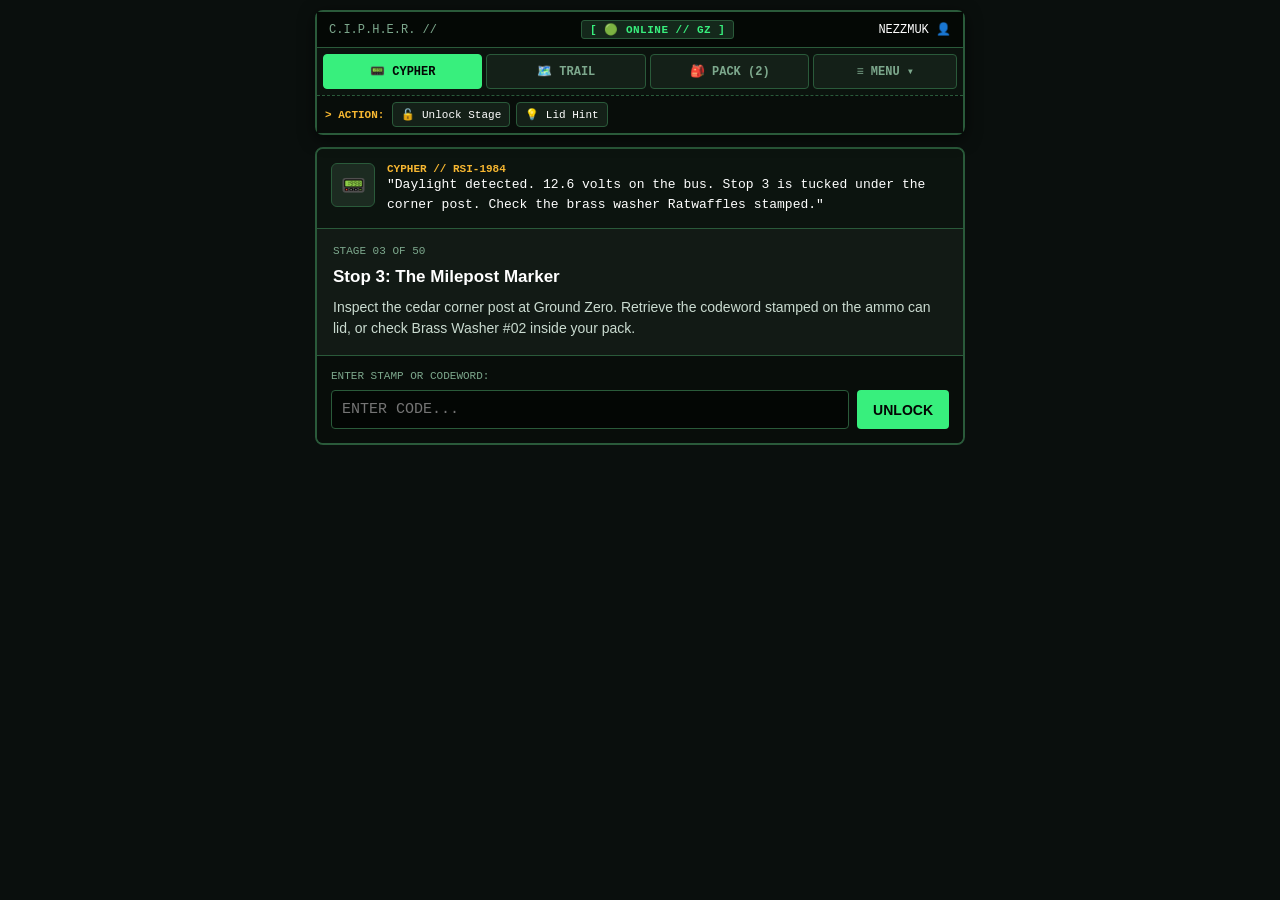
<file: test-nav.html>
<!DOCTYPE html>
<html lang="en">
<head>
  <meta charset="UTF-8" />
  <meta name="viewport" content="width=device-width, initial-scale=1.0, maximum-scale=1.0, user-scalable=no" />
  <title>C.I.P.H.E.R. // Trail & Terminal Prototype</title>
  <style>
    :root {
      --bg-dark: #0a0f0d;
      --panel-bg: #121a15;
      --border-green: #2a5a3a;
      --text-green: #38ef7d;
      --text-dim: #7da88d;
      --text-bright: #ffffff;
      --amber: #f7b731;
      --red: #eb3b5a;
      --font-mono: 'Courier New', Courier, monospace;
      --font-ui: -apple-system, BlinkMacSystemFont, 'Segoe UI', Roboto, sans-serif;
    }

    * {
      box-sizing: border-box;
      margin: 0;
      padding: 0;
      -webkit-tap-highlight-color: transparent;
    }

    body {
      background-color: var(--bg-dark);
      color: var(--text-green);
      font-family: var(--font-ui);
      min-height: 100vh;
      display: flex;
      justify-content: center;
      align-items: flex-start;
      padding: 10px;
    }

    .app-shell {
      width: 100%;
      max-width: 650px;
      display: flex;
      flex-direction: column;
      gap: 12px;
      margin-bottom: 40px;
    }

    /* =======================================================
       UNIVERSAL TOP TOOLBAR
       ======================================================= */
    .cipher-toolbar {
      background: #080d0a;
      border: 2px solid var(--border-green);
      border-radius: 8px;
      position: relative;
      box-shadow: 0 4px 16px rgba(0,0,0,0.6);
      display: flex;
      flex-direction: column;
    }

    /* Row 1: Telemetry & Status Placeholder */
    .tb-status-row {
      display: flex;
      justify-content: space-between;
      align-items: center;
      padding: 8px 12px;
      border-bottom: 1px solid var(--border-green);
      font-family: var(--font-mono);
      font-size: 12px;
      background: #040805;
    }

    .tb-status-badge {
      background: #14281b;
      color: var(--text-green);
      border: 1px solid var(--border-green);
      padding: 2px 8px;
      border-radius: 3px;
      font-weight: bold;
      font-size: 11px;
      letter-spacing: 0.5px;
    }

    /* Row 2: 4 Primary Anchors */
    .tb-nav-row {
      display: grid;
      grid-template-columns: 1fr 1fr 1fr 0.9fr;
      gap: 4px;
      padding: 6px;
      background: #0b130e;
    }

    .tb-btn {
      background: #142018;
      border: 1px solid var(--border-green);
      color: var(--text-dim);
      padding: 9px 4px;
      border-radius: 4px;
      font-family: var(--font-mono);
      font-size: 12px;
      font-weight: bold;
      cursor: pointer;
      text-align: center;
      white-space: nowrap;
      display: flex;
      align-items: center;
      justify-content: center;
      gap: 4px;
    }

    .tb-btn:active {
      background: #1f3526;
    }

    .tb-btn.active {
      background: var(--text-green);
      color: #030604;
      border-color: var(--text-green);
    }

    /* Row 3: Dynamic Action Bar */
    .tb-context-row {
      padding: 6px 8px;
      background: #080d0a;
      border-top: 1px dashed var(--border-green);
      display: flex;
      align-items: center;
      gap: 8px;
      font-family: var(--font-mono);
      font-size: 11px;
      overflow-x: auto;
    }

    .tb-context-label {
      color: var(--amber);
      font-weight: bold;
      flex-shrink: 0;
    }

    .tb-context-actions {
      display: flex;
      gap: 6px;
      width: 100%;
    }

    .btn-context {
      background: #142018;
      color: var(--text-bright);
      border: 1px solid var(--border-green);
      padding: 5px 8px;
      border-radius: 4px;
      font-size: 11px;
      font-family: var(--font-mono);
      white-space: nowrap;
      cursor: pointer;
    }
    .btn-context:active {
      border-color: var(--text-green);
      color: var(--text-green);
    }

    /* Dropdown Drawer */
    .tb-menu-drawer {
      display: none;
      position: absolute;
      top: calc(100% + 4px);
      right: 6px;
      width: 250px;
      background: #080d0a;
      border: 2px solid var(--text-green);
      border-radius: 6px;
      box-shadow: 0 8px 24px rgba(0,0,0,0.85);
      z-index: 100;
      padding: 6px 0;
      font-family: var(--font-mono);
    }

    .tb-menu-drawer.open {
      display: block;
    }

    .tb-menu-header {
      padding: 4px 10px;
      font-size: 10px;
      color: var(--amber);
      letter-spacing: 1px;
      text-transform: uppercase;
      border-bottom: 1px solid #1c2b21;
    }

    .tb-menu-item {
      padding: 10px 12px;
      display: flex;
      align-items: center;
      gap: 8px;
      font-size: 13px;
      color: var(--text-bright);
      cursor: pointer;
      text-decoration: none;
    }
    .tb-menu-item:active {
      background: #14241a;
      color: var(--text-green);
    }

    .tb-menu-divider {
      height: 1px;
      background: var(--border-green);
      margin: 4px 0;
    }

    /* =======================================================
       DISPLAY DECKS (CYPHER VS TRAIL VS PACK)
       ======================================================= */
    .deck-container {
      background: var(--panel-bg);
      border: 2px solid var(--border-green);
      border-radius: 8px;
      overflow: hidden;
      display: flex;
      flex-direction: column;
    }

    /* Cypher Terminal Deck */
    .cypher-dossier {
      padding: 14px;
      background: #0c140f;
      border-bottom: 1px solid var(--border-green);
      display: flex;
      gap: 12px;
    }

    .cypher-avatar {
      width: 44px;
      height: 44px;
      background: #1c2b21;
      border: 1px solid var(--border-green);
      border-radius: 6px;
      display: flex;
      align-items: center;
      justify-content: center;
      font-size: 20px;
      flex-shrink: 0;
    }

    .cypher-speech {
      font-family: var(--font-mono);
      font-size: 13px;
      line-height: 1.5;
      color: var(--text-bright);
    }

    .stage-card {
      padding: 16px;
      display: flex;
      flex-direction: column;
      gap: 10px;
    }

    .stage-title {
      font-size: 17px;
      font-weight: bold;
      color: var(--text-bright);
    }

    .stage-desc {
      font-size: 14px;
      line-height: 1.5;
      color: #cadbd0;
    }

    .unlock-dock {
      background: #080d0a;
      border-top: 1px solid var(--border-green);
      padding: 14px;
      display: flex;
      flex-direction: column;
      gap: 8px;
    }

    .input-row {
      display: flex;
      gap: 8px;
    }

    .key-input {
      flex: 1;
      background: #030604;
      border: 1px solid var(--border-green);
      color: var(--text-bright);
      font-family: var(--font-mono);
      font-size: 15px;
      padding: 10px;
      border-radius: 4px;
      text-transform: uppercase;
      outline: none;
    }

    .btn-submit {
      background: var(--text-green);
      color: #030604;
      border: none;
      font-weight: bold;
      font-size: 14px;
      padding: 0 16px;
      border-radius: 4px;
      cursor: pointer;
    }

    /* Trail Deck (Map & Cache Listing) */
    .trail-sub-nav {
      display: flex;
      background: #080d0a;
      border-bottom: 1px solid var(--border-green);
    }

    .btn-sub-tab {
      flex: 1;
      padding: 10px;
      text-align: center;
      background: transparent;
      border: none;
      color: var(--text-dim);
      font-family: var(--font-mono);
      font-size: 12px;
      font-weight: bold;
      cursor: pointer;
      border-bottom: 2px solid transparent;
    }

    .btn-sub-tab.active {
      color: var(--text-green);
      border-bottom-color: var(--text-green);
      background: #0e1a12;
    }

    /* Corridor Map Visual */
    .map-canvas-mock {
      background: #050a07;
      padding: 16px;
      display: flex;
      flex-direction: column;
      gap: 12px;
    }

    .corridor-path {
      border: 1px dashed var(--border-green);
      border-radius: 6px;
      padding: 14px;
      display: flex;
      flex-direction: column;
      gap: 10px;
      font-family: var(--font-mono);
    }

    .map-node {
      display: flex;
      align-items: center;
      justify-content: space-between;
      padding: 8px 10px;
      background: #0a140d;
      border: 1px solid var(--border-green);
      border-radius: 4px;
      font-size: 12px;
    }

    .map-node.current {
      border-color: var(--text-green);
      background: #12281a;
      box-shadow: 0 0 10px rgba(56, 239, 125, 0.2);
    }

    .btn-gps-handoff {
      background: #182b1f;
      color: var(--text-bright);
      border: 1px solid var(--text-green);
      padding: 12px;
      border-radius: 6px;
      font-family: var(--font-mono);
      font-size: 13px;
      font-weight: bold;
      text-align: center;
      cursor: pointer;
      display: flex;
      align-items: center;
      justify-content: center;
      gap: 6px;
    }
    .btn-gps-handoff:active {
      background: var(--text-green);
      color: #030604;
    }

    /* Cache Listing Specs */
    .gc-dossier {
      padding: 16px;
      display: flex;
      flex-direction: column;
      gap: 12px;
      font-family: var(--font-mono);
    }

    .gc-grid {
      display: grid;
      grid-template-columns: 1fr 1fr;
      gap: 8px;
    }

    .gc-box {
      background: #080d0a;
      border: 1px solid var(--border-green);
      padding: 8px 10px;
      border-radius: 4px;
      display: flex;
      flex-direction: column;
      gap: 2px;
    }
    .gc-box-lbl { font-size: 10px; color: var(--text-dim); }
    .gc-box-val { font-size: 13px; color: var(--text-bright); font-weight: bold; }

    .hint-box {
      background: #060c08;
      border: 1px dashed var(--amber);
      padding: 12px;
      border-radius: 4px;
      font-size: 12px;
      line-height: 1.4;
      color: #f7d794;
    }
  </style>
</head>
<body>

  <div class="app-shell" onclick="closeMenuIfOpen(event)">

    <!-- =======================================================
         UNIVERSAL TOP TOOLBAR
         ======================================================= -->
    <div class="cipher-toolbar">
      
      <!-- Row 1: Telemetry & Status Placeholder -->
      <div class="tb-status-row">
        <span style="color: var(--text-dim);">C.I.P.H.E.R. //</span>
        <span class="tb-status-badge" id="statusPlaceholder">[ 🟢 ONLINE // GZ ]</span>
        <span style="color: var(--text-bright);">NEZZMUK 👤</span>
      </div>

      <!-- Row 2: 4 Primary Anchors -->
      <div class="tb-nav-row">
        <button class="tb-btn active" id="btnNavCypher" onclick="switchDeck('cypher')">
          📟 CYPHER
        </button>
        <button class="tb-btn" id="btnNavTrail" onclick="switchDeck('trail')">
          🗺️ TRAIL
        </button>
        <button class="tb-btn" id="btnNavPack" onclick="switchDeck('pack')">
          🎒 PACK (2)
        </button>
        <button class="tb-btn" id="btnNavMenu" onclick="toggleMenu(event)">
          ≡ MENU ▾
        </button>
      </div>

      <!-- Row 3: Dynamic Action Bar -->
      <div class="tb-context-row">
        <span class="tb-context-label">> ACTION:</span>
        <div class="tb-context-actions" id="contextActionsSlot">
          <button class="btn-context" onclick="playClick(); jumpToUnlock()">🔓 Unlock Stage</button>
          <button class="btn-context" onclick="playClick(); alert('Container Hint: Base of cedar post.')">💡 Lid Hint</button>
        </div>
      </div>

      <!-- Dropdown Drawer -->
      <div class="tb-menu-drawer" id="menuDrawer">
        <div class="tb-menu-header">FIELD PROGRESS</div>
        <div class="tb-menu-item" onclick="playClick(); alert('Opening Stats & Ledger')">📊 Stats & Finds</div>
        <div class="tb-menu-item" onclick="playClick(); alert('Opening Trail Lore')">📜 Trail Lore & Audio</div>
        <div class="tb-menu-item" onclick="playClick(); alert('Opening Corridor Challenges')">🎯 Corridor Challenges</div>
        
        <div class="tb-menu-divider"></div>
        
        <div class="tb-menu-header">OPERATOR & HARDWARE</div>
        <div class="tb-menu-item" onclick="playClick(); alert('Opening Cacher Profile')">👤 Cacher Profile</div>
        <div class="tb-menu-item" onclick="playClick(); alert('BYOP: Bring Your Own Pen. Always sign the paper scroll.')">📖 Trail Manual (BYOP)</div>
        <div class="tb-menu-item" onclick="toggleSound()" id="drawerSoundLabel">🔊 Sound Effects: ON</div>
        <div class="tb-menu-item" onclick="playClick(); alert('Session Cleared.')" style="color: var(--red);">🚪 Log Off</div>
      </div>

    </div>

    <!-- =======================================================
         DECK 1: CYPHER (The 1984 AI & Unlock Dock)
         ======================================================= -->
    <div class="deck-container" id="deckCypher">
      
      <div class="cypher-dossier">
        <div class="cypher-avatar">📟</div>
        <div>
          <div style="font-size: 11px; color: var(--amber); font-family: var(--font-mono); font-weight: bold;">CYPHER // RSI-1984</div>
          <div class="cypher-speech">
            "Daylight detected. 12.6 volts on the bus. Stop 3 is tucked under the corner post. Check the brass washer Ratwaffles stamped."
          </div>
        </div>
      </div>

      <div class="stage-card">
        <div style="font-size: 11px; color: var(--text-dim); font-family: var(--font-mono);">STAGE 03 OF 50</div>
        <div class="stage-title">Stop 3: The Milepost Marker</div>
        <div class="stage-desc">
          Inspect the cedar corner post at Ground Zero. Retrieve the codeword stamped on the ammo can lid, or check Brass Washer #02 inside your pack.
        </div>
      </div>

      <div class="unlock-dock">
        <div style="font-size: 11px; color: var(--text-dim); font-family: var(--font-mono);">ENTER STAMP OR CODEWORD:</div>
        <div class="input-row">
          <input type="text" id="unlockInput" class="key-input" placeholder="Enter code..." />
          <button class="btn-submit" onclick="playClick(); alert('Code submitted to verification engine.')">UNLOCK</button>
        </div>
      </div>

    </div>

    <!-- =======================================================
         DECK 2: TRAIL (Corridor Map & Cache Specs)
         ======================================================= -->
    <div class="deck-container" id="deckTrail" style="display: none;">
      
      <!-- Sub-Tabs: Map vs Cache Specs -->
      <div class="trail-sub-nav">
        <button class="btn-sub-tab active" id="subTabMap" onclick="switchTrailSubTab('map')">🗺️ CORRIDOR MAP</button>
        <button class="btn-sub-tab" id="subTabCache" onclick="switchTrailSubTab('cache')">📦 CACHE SPECS</button>
      </div>

      <!-- Sub-View A: Corridor Map -->
      <div class="map-canvas-mock" id="trailMapView">
        <div class="corridor-path">
          <div class="map-node" style="color: var(--text-dim);">
            <span>✓ Cache 01: Trailhead Pulloff</span>
            <span>[STAMPED]</span>
          </div>
          <div class="map-node" style="color: var(--text-dim);">
            <span>✓ Cache 02: Irrigation Crossing</span>
            <span>[STAMPED]</span>
          </div>
          <div class="map-node current">
            <span style="color: var(--text-green); font-weight: bold;">▶ Cache 03: The Milepost Marker</span>
            <span style="color: var(--amber);">[CURRENT GZ]</span>
          </div>
          <div class="map-node" style="color: #4a6854;">
            <span>🔒 Cache 04: Culvert Guard</span>
            <span>[LOCKED]</span>
          </div>
        </div>

        <button class="btn-gps-handoff" onclick="playClick(); window.open('https://maps.google.com/?q=41.7470,-111.8316', '_blank')">
          🧭 OPEN IN PHONE GPS / COMPASS
        </button>
      </div>

      <!-- Sub-View B: Cache Listing Specs -->
      <div class="gc-dossier" id="trailCacheView" style="display: none;">
        <div class="gc-grid">
          <div class="gc-box">
            <span class="gc-box-lbl">GC CODE</span>
            <span class="gc-box-val">GC10003</span>
          </div>
          <div class="gc-box">
            <span class="gc-box-lbl">DIFFICULTY / TERRAIN</span>
            <span class="gc-box-val">D 2.0 / T 1.5</span>
          </div>
          <div class="gc-box">
            <span class="gc-box-lbl">CONTAINER</span>
            <span class="gc-box-val">Ammo Can</span>
          </div>
          <div class="gc-box">
            <span class="gc-box-lbl">COORDINATES (WGS84)</span>
            <span class="gc-box-val" style="font-size: 11px;">N 41° 44.820 W 111° 49.900</span>
          </div>
        </div>

        <div class="hint-box" id="hintBox">
          <strong>SPOILER HINT:</strong><br />
          <span id="hintText">Onfr bs prqne pbeare cbfg haqre tebhaq yriry fgbar.</span>
        </div>
      </div>

    </div>

    <!-- =======================================================
         DECK 3: PACK (Inventory & Swag)
         ======================================================= -->
    <div class="deck-container" id="deckPack" style="display: none;">
      <div class="stage-card">
        <div style="font-size: 11px; color: var(--text-dim); font-family: var(--font-mono);">FIELD INVENTORY</div>
        <div class="stage-title">Cacher Trail Pack</div>
        <div class="stage-desc">
          Items, washers, and permits collected along the corridor trail.
        </div>
        
        <div style="display: flex; flex-direction: column; gap: 8px; margin-top: 10px;">
          <div style="background: #080d0a; border: 1px solid var(--border-green); padding: 10px; border-radius: 4px; font-family: var(--font-mono);">
            <div style="font-weight: bold; color: var(--text-bright);">🏷️ Corridor Permit #01</div>
            <div style="font-size: 11px; color: var(--text-dim);">Stamped Combo: 3-8-4 (Used at Cache 02)</div>
          </div>
          <div style="background: #080d0a; border: 1px solid var(--border-green); padding: 10px; border-radius: 4px; font-family: var(--font-mono);">
            <div style="font-weight: bold; color: var(--text-bright);">⚙️ Brass Washer #02</div>
            <div style="font-size: 11px; color: var(--text-dim);">Stamped Word: "POST"</div>
          </div>
        </div>
      </div>
    </div>

  </div>

  <script>
    // Audio Clicks
    let soundActive = true;
    let audioCtx = null;

    function initAudio() {
      if (!audioCtx) {
        const AudioContext = window.AudioContext || window.webkitAudioContext;
        if (AudioContext) audioCtx = new AudioContext();
      }
      if (audioCtx && audioCtx.state === 'suspended') audioCtx.resume();
    }

    function playClick() {
      if (!soundActive) return;
      initAudio();
      if (!audioCtx) return;
      const osc = audioCtx.createOscillator();
      const gain = audioCtx.createGain();
      osc.type = 'triangle';
      osc.frequency.setValueAtTime(140, audioCtx.currentTime);
      osc.frequency.exponentialRampToValueAtTime(30, audioCtx.currentTime + 0.04);
      gain.gain.setValueAtTime(0.25, audioCtx.currentTime);
      gain.gain.linearRampToValueAtTime(0.01, audioCtx.currentTime + 0.04);
      osc.connect(gain);
      gain.connect(audioCtx.destination);
      osc.start();
      osc.stop(audioCtx.currentTime + 0.04);
    }

    function toggleMenu(e) {
      if (e) e.stopPropagation();
      playClick();
      document.getElementById('menuDrawer').classList.toggle('open');
    }

    function closeMenuIfOpen() {
      const drawer = document.getElementById('menuDrawer');
      if (drawer.classList.contains('open')) {
        drawer.classList.remove('open');
        playClick();
      }
    }

    function toggleSound() {
      soundActive = !soundActive;
      playClick();
      document.getElementById('drawerSoundLabel').innerText = soundActive ? "🔊 Sound Effects: ON" : "🔇 Sound Effects: OFF";
    }

    function jumpToUnlock() {
      const input = document.getElementById('unlockInput');
      input.focus();
      input.scrollIntoView({ behavior: 'smooth', block: 'center' });
    }

    // Deck Switching
    function switchDeck(deckName) {
      playClick();
      document.getElementById('menuDrawer').classList.remove('open');

      ['btnNavCypher', 'btnNavTrail', 'btnNavPack'].forEach(id => {
        document.getElementById(id).classList.remove('active');
      });
      ['deckCypher', 'deckTrail', 'deckPack'].forEach(id => {
        document.getElementById(id).style.display = 'none';
      });

      const actionSlot = document.getElementById('contextActionsSlot');

      if (deckName === 'cypher') {
        document.getElementById('btnNavCypher').classList.add('active');
        document.getElementById('deckCypher').style.display = 'flex';
        actionSlot.innerHTML = `
          <button class="btn-context" onclick="playClick(); jumpToUnlock()">🔓 Unlock Stage</button>
          <button class="btn-context" onclick="playClick(); alert('Container Hint: Base of cedar post.')">💡 Lid Hint</button>
        `;
      } else if (deckName === 'trail') {
        document.getElementById('btnNavTrail').classList.add('active');
        document.getElementById('deckTrail').style.display = 'flex';
        actionSlot.innerHTML = `
          <button class="btn-context" onclick="playClick(); window.open('https://maps.google.com/?q=41.7470,-111.8316', '_blank')">🧭 Open Phone GPS</button>
          <button class="btn-context" onclick="playClick(); decryptHint()">💡 Decrypt Hint</button>
        `;
      } else if (deckName === 'pack') {
        document.getElementById('btnNavPack').classList.add('active');
        document.getElementById('deckPack').style.display = 'flex';
        actionSlot.innerHTML = `
          <button class="btn-context" onclick="playClick(); alert('Trade Swag: Trade Equal or Trade Up')">🎁 Trade Swag</button>
        `;
      }
    }

    // Trail Sub-Tabs (Map vs Specs)
    function switchTrailSubTab(subTab) {
      playClick();
      const tabMap = document.getElementById('subTabMap');
      const tabCache = document.getElementById('subTabCache');
      const viewMap = document.getElementById('trailMapView');
      const viewCache = document.getElementById('trailCacheView');

      if (subTab === 'map') {
        tabMap.classList.add('active');
        tabCache.classList.remove('active');
        viewMap.style.display = 'flex';
        viewCache.style.display = 'none';
      } else {
        tabCache.classList.add('active');
        tabMap.classList.remove('active');
        viewCache.style.display = 'flex';
        viewMap.style.display = 'none';
      }
    }

    // ROT-13 Decrypter
    let hintDecrypted = false;
    function decryptHint() {
      const hintElem = document.getElementById('hintText');
      if (!hintDecrypted) {
        hintElem.innerText = "Base of cedar corner post under ground level stone.";
        hintDecrypted = true;
      } else {
        hintElem.innerText = "Onfr bs prqne pbeare cbfg haqre tebhaq yriry fgbar.";
        hintDecrypted = false;
      }
    }
  </script>
</body>
</html>
</file>
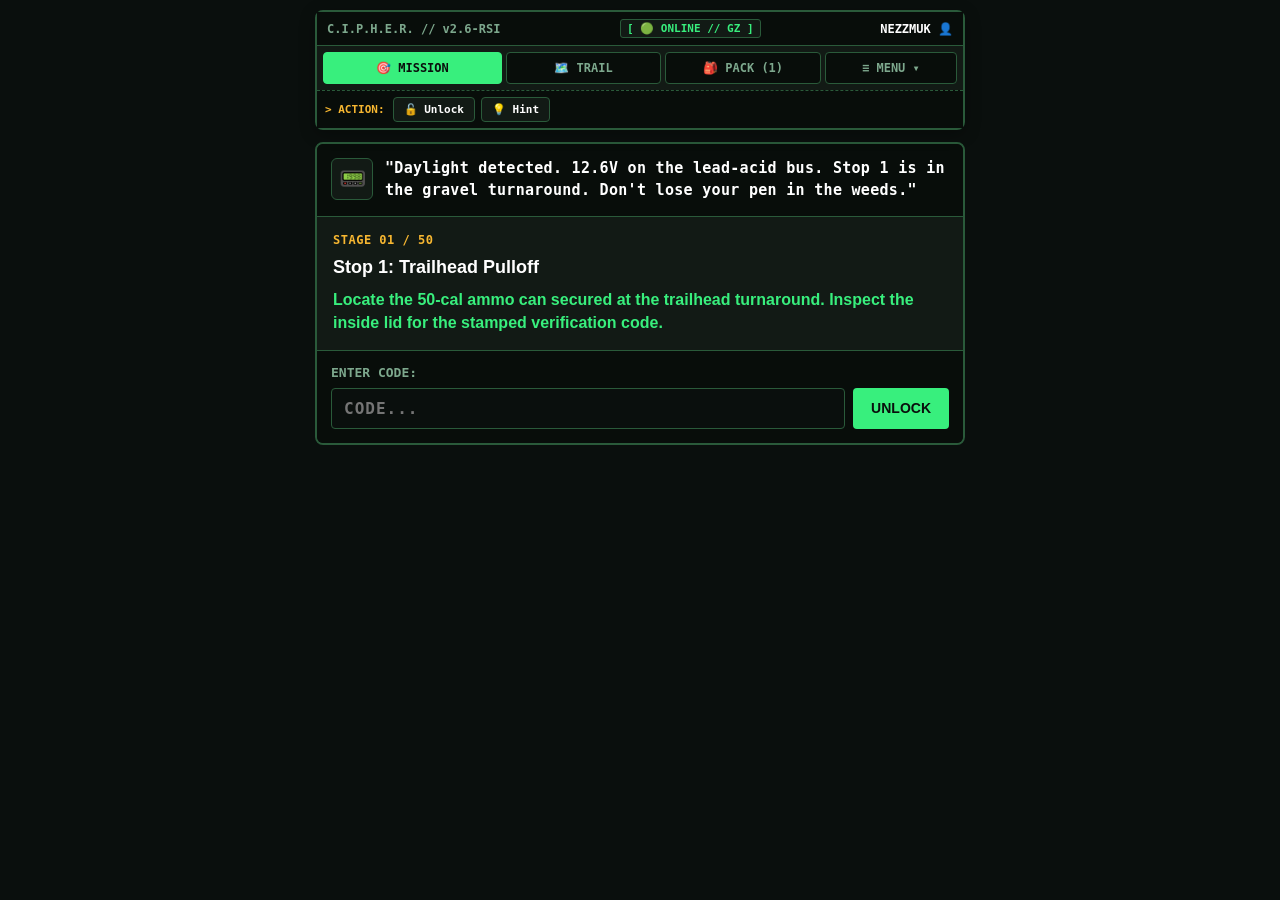
<file: test-trail.html>
<!DOCTYPE html>
<html lang="en">
<head>
  <meta charset="UTF-8" />
  <meta name="viewport" content="width=device-width, initial-scale=1.0, maximum-scale=1.0, user-scalable=no" />
  <title>C.I.P.H.E.R. // Field Terminal Prototype</title>
  <style>
    /* --------------------------------------------------------
       THEME PROFILES (Display Modes)
       -------------------------------------------------------- */
    :root {
      --content-scale: 1;
      --font-mono: ui-monospace, 'Cascadia Code', 'Source Code Pro', Menlo, Consolas, monospace;
      --font-ui: -apple-system, BlinkMacSystemFont, 'Segoe UI', Roboto, sans-serif;

      /* CRT Green (Default) */
      --bg-dark: #0a0f0d;
      --panel-bg: #121a15;
      --panel-inner: #080d0a;
      --border-main: #2a5a3a;
      --border-accent: #38ef7d;
      --accent: #38ef7d;
      --accent-dim: #7da88d;
      --text-bright: #ffffff;
      --text-main: #38ef7d;
      --text-dim: #7da88d;
      --warning: #f7b731;
      --danger: #eb3b5a;
      --map-canal: #102636;
      --map-rail: #1f3d28;
      --map-trail: #1b3824;
      --map-topo: #122417;
      --map-node-bg: #0c1810;
    }

    /* Theme: Paper Log (Ultra High-Contrast for Bright Sunlight) */
    body.theme-light {
      --bg-dark: #d8ded9;
      --panel-bg: #f4f6f4;
      --panel-inner: #e6eae6;
      --border-main: #405747;
      --border-accent: #174223;
      --accent: #144724;
      --accent-dim: #254d33;
      --text-bright: #050a06;
      --text-main: #050a06;
      --text-dim: #1f3626;
      --warning: #874b00;
      --danger: #a81320;
      --map-canal: #5b829e;
      --map-rail: #476650;
      --map-trail: #3d5e46;
      --map-topo: #b8c7ba;
      --map-node-bg: #c9d6cb;
    }

    /* Theme: Amber Phosphor */
    body.theme-amber {
      --bg-dark: #120b00;
      --panel-bg: #1f1402;
      --panel-inner: #0f0a00;
      --border-main: #5c3f0d;
      --border-accent: #ffb000;
      --accent: #ffb000;
      --accent-dim: #ba8829;
      --text-bright: #ffffff;
      --text-main: #ffb000;
      --text-dim: #ba8829;
      --warning: #ffcf66;
      --danger: #ff4d4d;
      --map-canal: #3b2808;
      --map-rail: #4d360c;
      --map-trail: #4a330b;
      --map-topo: #2a1d06;
      --map-node-bg: #1c1303;
    }

    /* Theme: Hi-Vis (Color-Blind Safe Blue/Yellow) */
    body.theme-hivis {
      --bg-dark: #0a0e14;
      --panel-bg: #131924;
      --panel-inner: #0d121c;
      --border-main: #2b456b;
      --border-accent: #4ba3ff;
      --accent: #4ba3ff;
      --accent-dim: #8ab6e9;
      --text-bright: #ffffff;
      --text-main: #4ba3ff;
      --text-dim: #8ab6e9;
      --warning: #ffd13b;
      --danger: #ff5252;
      --map-canal: #1c2b42;
      --map-rail: #2a4163;
      --map-trail: #273e5e;
      --map-topo: #142033;
      --map-node-bg: #151f30;
    }

    /* --------------------------------------------------------
       FONT SIZE TIERS
       -------------------------------------------------------- */
    body.font-regular { --content-scale: 1; }
    body.font-large { --content-scale: 1.18; }
    body.font-trailxl { --content-scale: 1.38; }

    * {
      box-sizing: border-box;
      margin: 0;
      padding: 0;
      -webkit-tap-highlight-color: transparent;
    }

    body {
      background-color: var(--bg-dark);
      color: var(--text-main);
      font-family: var(--font-ui);
      font-size: 14px;
      min-height: 100vh;
      display: flex;
      justify-content: center;
      align-items: flex-start;
      padding: 10px;
      transition: background-color 0.2s ease, color 0.2s ease;
    }

    .app-shell {
      width: 100%;
      max-width: 650px;
      display: flex;
      flex-direction: column;
      gap: 12px;
      margin-bottom: 40px;
    }

    /* =======================================================
       UNIVERSAL TOP TOOLBAR (STABLE CHROME)
       ======================================================= */
    .cipher-toolbar {
      background: var(--panel-inner);
      border: 2px solid var(--border-main);
      border-radius: 8px;
      position: relative;
      box-shadow: 0 4px 16px rgba(0,0,0,0.3);
      display: flex;
      flex-direction: column;
    }

    .tb-status-row {
      display: flex;
      justify-content: space-between;
      align-items: center;
      padding: 7px 10px;
      border-bottom: 1px solid var(--border-main);
      font-family: var(--font-mono);
      font-size: 12px;
      background: var(--panel-inner);
      white-space: nowrap;
      overflow: hidden;
    }

    .tb-status-badge {
      background: var(--panel-bg);
      color: var(--accent);
      border: 1px solid var(--border-main);
      padding: 2px 6px;
      border-radius: 3px;
      font-weight: bold;
      font-size: 11px;
      flex-shrink: 0;
    }

    .tb-nav-row {
      display: grid;
      grid-template-columns: 1.15fr 1fr 1fr 0.85fr;
      gap: 4px;
      padding: 6px;
      background: var(--panel-bg);
    }

    .tb-btn {
      background: var(--panel-inner);
      border: 1px solid var(--border-main);
      color: var(--text-dim);
      padding: 8px 3px;
      border-radius: 4px;
      font-family: var(--font-mono);
      font-size: 12px;
      font-weight: bold;
      cursor: pointer;
      text-align: center;
      white-space: nowrap;
      display: flex;
      align-items: center;
      justify-content: center;
      gap: 3px;
    }
    .tb-btn:active { background: var(--border-main); }
    .tb-btn.active {
      background: var(--accent);
      color: var(--bg-dark);
      border-color: var(--accent);
    }

    .tb-context-row {
      padding: 6px 8px;
      background: var(--panel-inner);
      border-top: 1px dashed var(--border-main);
      display: flex;
      align-items: center;
      gap: 8px;
      font-family: var(--font-mono);
      font-size: 11px;
      overflow-x: auto;
      white-space: nowrap;
    }

    .tb-context-label {
      color: var(--warning);
      font-weight: bold;
      flex-shrink: 0;
    }

    .tb-context-actions {
      display: flex;
      gap: 6px;
      width: 100%;
    }

    .btn-context {
      background: var(--panel-bg);
      color: var(--text-bright);
      border: 1px solid var(--border-main);
      padding: 5px 10px;
      border-radius: 4px;
      font-size: 11px;
      font-family: var(--font-mono);
      font-weight: bold;
      white-space: nowrap;
      cursor: pointer;
    }
    .btn-context:active {
      border-color: var(--accent);
      color: var(--accent);
    }
    .btn-context:disabled {
      opacity: 0.45;
      cursor: not-allowed;
      border-style: dashed;
    }

    /* Menu Drawer */
    .tb-menu-drawer {
      display: none;
      position: absolute;
      top: calc(100% + 4px);
      right: 6px;
      width: 290px;
      background: var(--panel-inner);
      border: 2px solid var(--border-accent);
      border-radius: 6px;
      box-shadow: 0 8px 28px rgba(0,0,0,0.6);
      z-index: 100;
      padding: 8px 0;
      font-family: var(--font-mono);
    }
    .tb-menu-drawer.open { display: block; }

    .tb-menu-header {
      padding: 4px 12px;
      font-size: 10px;
      color: var(--warning);
      letter-spacing: 1px;
      text-transform: uppercase;
      font-weight: bold;
      border-bottom: 1px solid var(--border-main);
    }

    .tb-menu-item {
      padding: 9px 12px;
      display: flex;
      align-items: center;
      gap: 8px;
      font-size: 12px;
      color: var(--text-bright);
      font-weight: bold;
      cursor: pointer;
      text-decoration: none;
    }
    .tb-menu-item:active { background: var(--panel-bg); color: var(--accent); }

    .tb-menu-controls {
      padding: 6px 12px;
      display: flex;
      flex-direction: column;
      gap: 5px;
    }
    .control-grid {
      display: grid;
      grid-template-columns: repeat(3, 1fr);
      gap: 4px;
    }
    .control-grid-4 {
      display: grid;
      grid-template-columns: repeat(4, 1fr);
      gap: 4px;
    }
    .btn-control-chip {
      background: var(--panel-bg);
      border: 1px solid var(--border-main);
      color: var(--text-dim);
      padding: 6px 2px;
      font-size: 10px;
      font-family: var(--font-mono);
      font-weight: bold;
      text-align: center;
      border-radius: 3px;
      cursor: pointer;
    }
    .btn-control-chip.active {
      background: var(--accent);
      color: var(--bg-dark);
      border-color: var(--accent);
    }

    .tb-menu-divider {
      height: 1px;
      background: var(--border-main);
      margin: 5px 0;
    }

    /* =======================================================
       DECKS
       ======================================================= */
    .deck-container {
      background: var(--panel-bg);
      border: 2px solid var(--border-main);
      border-radius: 8px;
      overflow: hidden;
      display: flex;
      flex-direction: column;
    }

    /* Dialogue Card */
    .dialogue-card {
      padding: 14px;
      background: var(--panel-inner);
      border-bottom: 1px solid var(--border-main);
      display: flex;
      align-items: flex-start;
      gap: 12px;
    }

    .terminal-avatar {
      width: 42px;
      height: 42px;
      background: var(--panel-bg);
      border: 1px solid var(--border-main);
      border-radius: 6px;
      display: flex;
      align-items: center;
      justify-content: center;
      font-size: 22px;
      flex-shrink: 0;
    }

    .terminal-speech {
      font-family: var(--font-mono);
      font-size: calc(15px * var(--content-scale));
      line-height: 1.45;
      color: var(--text-bright);
      font-weight: 700;
      letter-spacing: 0.3px;
    }

    .mission-card {
      padding: 16px;
      display: flex;
      flex-direction: column;
      gap: 10px;
    }

    .mission-meta {
      font-size: calc(12px * var(--content-scale));
      color: var(--warning);
      font-family: var(--font-mono);
      font-weight: 800;
      letter-spacing: 0.5px;
    }

    .mission-title {
      font-size: calc(18px * var(--content-scale));
      font-weight: 800;
      color: var(--text-bright);
    }

    .mission-desc {
      font-size: calc(16px * var(--content-scale));
      line-height: 1.45;
      color: var(--text-main);
      font-weight: 700;
    }

    .unlock-dock {
      background: var(--panel-inner);
      border-top: 1px solid var(--border-main);
      padding: 14px;
      display: flex;
      flex-direction: column;
      gap: 8px;
    }

    .input-row { display: flex; gap: 8px; }

    .key-input {
      flex: 1;
      background: var(--bg-dark);
      border: 1px solid var(--border-main);
      color: var(--text-bright);
      font-family: var(--font-mono);
      font-size: calc(16px * var(--content-scale));
      padding: 10px 12px;
      border-radius: 4px;
      text-transform: uppercase;
      font-weight: 800;
      letter-spacing: 1px;
      outline: none;
    }

    .btn-submit {
      background: var(--accent);
      color: var(--bg-dark);
      border: none;
      font-weight: 800;
      font-size: calc(14px * var(--content-scale));
      padding: 0 18px;
      border-radius: 4px;
      cursor: pointer;
    }
    .btn-submit:disabled {
      opacity: 0.5;
      cursor: not-allowed;
    }

    /* --------------------------------------------------------
       TRAIL DECK & RICH SVG TERRAIN MAP
       -------------------------------------------------------- */
    .trail-sub-nav {
      display: flex;
      background: var(--panel-inner);
      border-bottom: 1px solid var(--border-main);
    }

    .btn-sub-tab {
      flex: 1;
      padding: 10px;
      text-align: center;
      background: transparent;
      border: none;
      color: var(--text-dim);
      font-family: var(--font-mono);
      font-size: 12px;
      font-weight: bold;
      cursor: pointer;
      border-bottom: 2px solid transparent;
    }
    .btn-sub-tab.active {
      color: var(--accent);
      border-bottom-color: var(--accent);
      background: var(--panel-bg);
    }

    .map-canvas-container {
      background: var(--bg-dark);
      padding: 12px;
      display: flex;
      flex-direction: column;
      gap: 12px;
    }

    .svg-map-wrapper {
      width: 100%;
      background: var(--panel-inner);
      border: 1px solid var(--border-main);
      border-radius: 6px;
      overflow: hidden;
      position: relative;
    }

    /* Zoom Rocker */
    .map-zoom-rocker {
      position: absolute;
      top: 8px;
      right: 8px;
      background: var(--panel-inner);
      border: 1px solid var(--border-accent);
      border-radius: 4px;
      display: flex;
      align-items: center;
      z-index: 10;
      box-shadow: 0 2px 8px rgba(0,0,0,0.3);
    }
    .btn-zoom {
      background: transparent;
      border: none;
      color: var(--text-bright);
      font-family: var(--font-mono);
      font-size: 13px;
      font-weight: bold;
      width: 28px;
      height: 28px;
      display: flex;
      align-items: center;
      justify-content: center;
      cursor: pointer;
    }
    .btn-zoom:active { background: var(--border-main); }
    .zoom-level-badge {
      font-family: var(--font-mono);
      font-size: 10px;
      font-weight: bold;
      color: var(--accent);
      padding: 0 6px;
      border-left: 1px solid var(--border-main);
      border-right: 1px solid var(--border-main);
      min-width: 32px;
      text-align: center;
    }

    .svg-map-wrapper svg {
      width: 100%;
      height: auto;
      display: block;
      transition: viewBox 0.35s ease-in-out;
    }

    /* SVG Map Vector Styles */
    .map-topo-line {
      stroke: var(--map-topo);
      stroke-width: 1.5;
      fill: none;
      stroke-dasharray: 2 3;
    }
    .map-rail-line {
      stroke: var(--map-rail);
      stroke-width: 3;
      stroke-linecap: square;
    }
    .map-rail-ties {
      stroke: var(--map-rail);
      stroke-width: 1.5;
      stroke-dasharray: 2 4;
    }
    .map-trail-line {
      stroke: var(--map-trail);
      stroke-width: 4;
      stroke-linecap: round;
      stroke-linejoin: round;
    }
    .map-trail-active-line {
      stroke: var(--border-accent);
      stroke-width: 4;
      stroke-linecap: round;
      stroke-dasharray: 6 3;
    }
    .map-canal-line {
      stroke: var(--map-canal);
      stroke-width: 9;
      stroke-linecap: round;
    }
    .map-fence-line {
      stroke: var(--border-main);
      stroke-width: 1;
      stroke-dasharray: 8 2 2 2;
    }

    /* Nodes & Landmarks */
    .map-node-target { cursor: pointer; }
    .map-node-circle {
      fill: var(--map-node-bg);
      stroke: var(--border-main);
      stroke-width: 2;
      transition: all 0.2s ease;
    }
    .map-node-circle.found { stroke: var(--accent); stroke-width: 2.5; }
    .map-node-circle.active-target { stroke: var(--accent); stroke-width: 3.5; }
    .map-node-circle.locked { stroke: var(--border-main); opacity: 0.6; }

    .map-landmark-icon {
      cursor: pointer;
      transition: transform 0.15s ease;
    }
    .map-landmark-icon:active {
      transform: scale(1.15);
    }

    .map-pulse {
      animation: pulse-ring 2s infinite ease-out;
      transform-origin: center;
    }
    @keyframes pulse-ring {
      0% { r: 12; opacity: 0.8; }
      100% { r: 24; opacity: 0; }
    }

    /* Map Cache Inspector Card */
    .map-inspector {
      background: var(--panel-inner);
      border: 1px solid var(--border-main);
      border-radius: 6px;
      padding: 12px;
      display: flex;
      flex-direction: column;
      gap: 10px;
      font-family: var(--font-mono);
    }

    .inspector-header {
      display: flex;
      justify-content: space-between;
      align-items: center;
      border-bottom: 1px solid var(--border-main);
      padding-bottom: 6px;
    }

    .inspector-name {
      font-size: calc(14px * var(--content-scale));
      font-weight: 800;
      color: var(--text-bright);
    }

    .inspector-status {
      font-size: 10px;
      padding: 2px 6px;
      border-radius: 3px;
      font-weight: bold;
    }
    .status-found { background: var(--panel-bg); color: var(--accent); border: 1px solid var(--border-main); }
    .status-current { background: var(--accent); color: var(--bg-dark); }
    .status-locked { background: var(--panel-bg); color: var(--text-dim); border: 1px dashed var(--border-main); }
    .status-landmark { background: var(--panel-bg); color: var(--warning); border: 1px solid var(--warning); }

    .inspector-comment {
      font-size: calc(13px * var(--content-scale));
      line-height: 1.45;
      color: var(--text-main);
      font-weight: 700;
    }

    .inspector-meta {
      display: flex;
      justify-content: space-between;
      font-size: calc(11px * var(--content-scale));
      color: var(--text-dim);
      font-weight: bold;
    }

    .btn-gps-handoff {
      background: var(--panel-bg);
      color: var(--text-bright);
      border: 1px solid var(--accent);
      padding: 10px;
      border-radius: 4px;
      font-family: var(--font-mono);
      font-size: 12px;
      font-weight: bold;
      text-align: center;
      cursor: pointer;
      display: flex;
      align-items: center;
      justify-content: center;
      gap: 6px;
    }
    .btn-gps-handoff:active { background: var(--accent); color: var(--bg-dark); }
    .btn-gps-handoff:disabled {
      border-color: var(--border-main);
      color: var(--text-dim);
      opacity: 0.5;
      cursor: not-allowed;
    }

    /* Cache Listing Specs */
    .gc-dossier {
      padding: 16px;
      display: flex;
      flex-direction: column;
      gap: 12px;
      font-family: var(--font-mono);
    }

    .gc-grid {
      display: grid;
      grid-template-columns: 1fr 1fr;
      gap: 8px;
    }

    .gc-box {
      background: var(--panel-inner);
      border: 1px solid var(--border-main);
      padding: 8px 10px;
      border-radius: 4px;
      display: flex;
      flex-direction: column;
      gap: 2px;
    }
    .gc-box-lbl { font-size: 10px; color: var(--text-dim); font-weight: bold; }
    .gc-box-val { font-size: calc(13px * var(--content-scale)); color: var(--text-bright); font-weight: 800; }

    .hint-box {
      background: var(--panel-inner);
      border: 1px dashed var(--warning);
      padding: 12px;
      border-radius: 4px;
      font-size: calc(13px * var(--content-scale));
      line-height: 1.45;
      color: var(--warning);
      font-weight: 700;
    }
  </style>
</head>
<body class="theme-crt font-regular">

  <div class="app-shell">

    <!-- =======================================================
         UNIVERSAL TOP TOOLBAR (STABLE CHROME)
         ======================================================= -->
    <div class="cipher-toolbar" id="cipherToolbar">
      
      <!-- Row 1: Hardware Identity & Version Stamping -->
      <div class="tb-status-row">
        <div>
          <span style="color: var(--text-dim); font-weight: bold;">C.I.P.H.E.R. //</span>
          <span style="color: var(--accent-dim); font-weight: bold;" id="cipherVersionStamp">v2.6-RSI</span>
        </div>
        <span class="tb-status-badge" id="statusPlaceholder">[ 🟢 ONLINE // GZ ]</span>
        <span style="color: var(--text-bright); font-weight: bold;" id="cacherHandleSlot">NEZZMUK 👤</span>
      </div>

      <!-- Row 2: 4 Primary Anchors -->
      <div class="tb-nav-row">
        <button type="button" class="tb-btn active" id="btnNavMission" onclick="switchDeck('mission')">
          🎯 MISSION
        </button>
        <button type="button" class="tb-btn" id="btnNavTrail" onclick="switchDeck('trail')">
          🗺️ TRAIL
        </button>
        <button type="button" class="tb-btn" id="btnNavPack" onclick="switchDeck('pack')">
          <span id="packNavLabel">🎒 PACK (2)</span>
        </button>
        <button type="button" class="tb-btn" id="btnNavMenu" onclick="toggleMenu(event)">
          ≡ MENU ▾
        </button>
      </div>

      <!-- Row 3: Dynamic Contextual Action Bar -->
      <div class="tb-context-row">
        <span class="tb-context-label">> ACTION:</span>
        <div class="tb-context-actions" id="contextActionsSlot">
          <!-- Populated dynamically by active deck -->
        </div>
      </div>

      <!-- Dropdown Drawer -->
      <div class="tb-menu-drawer" id="menuDrawer">
        <div class="tb-menu-header">FIELD PROGRESS</div>
        <div class="tb-menu-item" onclick="playClick(); alert('Opening Stats & Finds')">📊 Stats & Finds</div>
        <div class="tb-menu-item" onclick="playClick(); alert('Opening Trail Lore')">📜 Trail Lore & Audio</div>
        <div class="tb-menu-item" onclick="playClick(); alert('Opening Corridor Challenges')">🎯 Challenges</div>
        
        <div class="tb-menu-divider"></div>
        
        <div class="tb-menu-header">THEME / SUN</div>
        <div class="tb-menu-controls">
          <div class="control-grid-4">
            <button type="button" class="btn-control-chip active" id="chipThemeCrt" onclick="setTheme('crt')">CRT</button>
            <button type="button" class="btn-control-chip" id="chipThemeLight" onclick="setTheme('light')">PAPER</button>
            <button type="button" class="btn-control-chip" id="chipThemeAmber" onclick="setTheme('amber')">AMBER</button>
            <button type="button" class="btn-control-chip" id="chipThemeHivis" onclick="setTheme('hivis')">HI-VIS</button>
          </div>
        </div>

        <div class="tb-menu-header">TEXT SIZE</div>
        <div class="tb-menu-controls">
          <div class="control-grid">
            <button type="button" class="btn-control-chip active" id="chipFontReg" onclick="setFontSize('regular')">REG</button>
            <button type="button" class="btn-control-chip" id="chipFontLg" onclick="setFontSize('large')">LARGE</button>
            <button type="button" class="btn-control-chip" id="chipFontXl" onclick="setFontSize('trailxl')">XL</button>
          </div>
        </div>

        <div class="tb-menu-divider"></div>

        <div class="tb-menu-header">OPERATOR & HARDWARE</div>
        <div class="tb-menu-item" onclick="playClick(); window.location.href='terminal.html'">👤 Gateway Login</div>
        <div class="tb-menu-item" onclick="playClick(); alert('BYOP: Bring Your Own Pen. Always sign the paper scroll.')">📖 BYOP Manual</div>
        <div class="tb-menu-item" onclick="toggleSound()" id="drawerSoundLabel">🔊 Sound: ON</div>
        <div class="tb-menu-item" onclick="resetDemoProgress()" style="color: var(--warning);">🔄 Reset Demo</div>
        <div class="tb-menu-item" onclick="playClick(); window.location.href='terminal.html'" style="color: var(--danger);">🚪 Log Off</div>
      </div>

    </div>

    <!-- =======================================================
         DECK 1: MISSION (Dynamic Objective & Unlock Dock)
         ======================================================= -->
    <div class="deck-container" id="deckMission">
      
      <div class="dialogue-card">
        <div class="terminal-avatar">📟</div>
        <div class="terminal-speech" id="cypherSpeechText">
          "Daylight detected. 12.6 volts on the bus. Ready for field operations."
        </div>
      </div>

      <div class="mission-card">
        <div class="mission-meta" id="missionMetaText">STAGE 01 / 50</div>
        <div class="mission-title" id="missionTitleText">Stop 1: Trailhead Pulloff</div>
        <div class="mission-desc" id="missionDescText">
          Inspect the gravel pulloff container. Locate the code stamped on the lid.
        </div>
      </div>

      <div class="unlock-dock">
        <div style="font-size: calc(13px * var(--content-scale)); color: var(--text-dim); font-family: var(--font-mono); font-weight: 800;">ENTER CODE:</div>
        <div class="input-row">
          <input type="text" id="unlockInput" class="key-input" placeholder="CODE..." />
          <button type="button" class="btn-submit" id="btnUnlockSubmit" onclick="submitUnlockCode()">UNLOCK</button>
        </div>
      </div>

    </div>

    <!-- =======================================================
         DECK 2: TRAIL (Enriched SVG Map & Specs)
         ======================================================= -->
    <div class="deck-container" id="deckTrail" style="display: none;">
      
      <div class="trail-sub-nav">
        <button type="button" class="btn-sub-tab active" id="subTabMap" onclick="switchTrailSubTab('map')">🗺️ CORRIDOR MAP</button>
        <button type="button" class="btn-sub-tab" id="subTabCache" onclick="switchTrailSubTab('cache')">📦 CACHE SPECS</button>
      </div>

      <div class="map-canvas-container" id="trailMapView">
        
        <div class="svg-map-wrapper">
          <div class="map-zoom-rocker">
            <button type="button" class="btn-zoom" onclick="zoomMap(-1)" title="Zoom Out">-</button>
            <span class="zoom-level-badge" id="zoomBadge">1×</span>
            <button type="button" class="btn-zoom" onclick="zoomMap(1)" title="Zoom In">+</button>
          </div>

          <svg id="corridorSvg" viewBox="0 0 500 240" xmlns="http://www.w3.org/2000/svg">
            <defs>
              <g id="treeSymbol">
                <circle cx="0" cy="-4" r="5" fill="none" stroke="currentColor" stroke-width="1.2" />
                <path d="M 0,1 L 0,5" stroke="currentColor" stroke-width="1.2" />
              </g>
            </defs>

            <!-- 1. Topographic Elevation Curves (Wellsville Foothills) -->
            <path d="M 0,25 Q 120,10 260,20 T 500,10" class="map-topo-line" />
            <path d="M 0,50 Q 150,30 300,45 T 500,28" class="map-topo-line" />
            <text x="8" y="16" fill="var(--map-topo)" font-family="monospace" font-size="8" font-weight="bold">▲ WELLSVILLE RANGE BENCH (4,900 FT)</text>

            <!-- 2. Old Sugar Beet Railway Spur Line -->
            <path d="M 10,215 L 490,175" class="map-rail-line" />
            <path d="M 10,215 L 490,175" class="map-rail-ties" />
            <text x="380" y="196" fill="var(--map-rail)" font-family="monospace" font-size="8" font-weight="bold">UPRR SPUR</text>

            <!-- 3. Logan Irrigation Canal Trunk -->
            <path d="M 10,65 Q 150,45 250,85 T 490,95" fill="none" class="map-canal-line" />
            <text x="20" y="58" fill="var(--accent-dim)" font-family="monospace" font-size="8" font-weight="bold">LOGAN IRRIGATION CANAL</text>

            <!-- 4. Barbed Wire Fence Line -->
            <path d="M 40,165 L 460,115" class="map-fence-line" />

            <!-- 5. Corridor Trail Path -->
            <path d="M 50,185 L 140,145 L 250,165 L 360,110 L 450,130" fill="none" class="map-trail-line" />
            <path id="mapTrailActivePath" d="M 50,185 L 50,185" fill="none" class="map-trail-active-line" />

            <!-- 6. Landmarks -->
            <g class="map-landmark-icon" onclick="inspectLandmark('headgate3')" fill="var(--warning)" stroke="var(--warning)">
              <rect x="238" y="78" width="12" height="10" fill="none" stroke-width="1.5" />
              <line x1="244" y1="74" x2="244" y2="88" stroke-width="1.5" />
              <circle cx="244" cy="74" r="2.5" fill="none" />
              <text x="244" y="98" fill="var(--warning)" font-family="monospace" font-size="7" font-weight="bold" text-anchor="middle">GATE #3</text>
            </g>

            <g class="map-landmark-icon" onclick="inspectLandmark('footbridge')" fill="var(--text-dim)" stroke="var(--text-dim)">
              <line x1="134" y1="48" x2="146" y2="58" stroke-width="3" stroke-linecap="square" />
              <text x="140" y="42" fill="var(--text-dim)" font-family="monospace" font-size="7" text-anchor="middle">BRIDGE</text>
            </g>

            <g class="map-landmark-icon" onclick="inspectLandmark('culvert')" fill="var(--text-dim)">
              <rect x="340" y="180" width="14" height="8" fill="none" stroke="currentColor" stroke-width="1" />
              <text x="347" y="174" fill="var(--text-dim)" font-family="monospace" font-size="7" text-anchor="middle">CULVERT</text>
            </g>

            <!-- Tree Clusters -->
            <g color="var(--border-main)">
              <use href="#treeSymbol" x="70" y="175" />
              <use href="#treeSymbol" x="80" y="172" />
              <use href="#treeSymbol" x="225" y="155" />
              <use href="#treeSymbol" x="235" y="152" />
              <use href="#treeSymbol" x="420" y="118" />
            </g>

            <!-- Active Target Pulsing Ring -->
            <circle id="mapPulseRing" cx="50" cy="185" r="14" fill="none" stroke="var(--accent)" stroke-width="2" class="map-pulse" />

            <!-- Dynamic Node Group -->
            <g id="mapNodesGroup"></g>
          </svg>
        </div>

        <!-- Interactive Map Cache/Landmark Drawer -->
        <div class="map-inspector" id="mapInspector">
          <div class="inspector-header">
            <span class="inspector-name" id="inspTitle">Cache 01: Trailhead Pulloff</span>
            <span class="inspector-status status-current" id="inspStatus">ACTIVE GZ</span>
          </div>

          <div class="inspector-comment" id="inspComment">
            "First ammo can in the gravel turnaround."
          </div>

          <div class="inspector-meta">
            <span id="inspGc">GC10001 // Regular Ammo Can</span>
            <span id="inspDt">D 1.5 / T 1.5</span>
          </div>

          <button type="button" class="btn-gps-handoff" id="inspGpsBtn" onclick="launchPhoneGps()">
            🧭 OPEN GPS
          </button>
        </div>

      </div>

      <!-- Sub-View B: Cache Listing Specs -->
      <div class="gc-dossier" id="trailCacheView" style="display: none;">
        <div class="gc-grid">
          <div class="gc-box">
            <span class="gc-box-lbl">GC CODE</span>
            <span class="gc-box-val" id="specGcVal">GC10001</span>
          </div>
          <div class="gc-box">
            <span class="gc-box-lbl">DIFFICULTY / TERRAIN</span>
            <span class="gc-box-val" id="specDtVal">D 1.5 / T 1.5</span>
          </div>
          <div class="gc-box">
            <span class="gc-box-lbl">CONTAINER</span>
            <span class="gc-box-val" id="specContainerVal">Ammo Can</span>
          </div>
          <div class="gc-box">
            <span class="gc-box-lbl">COORDINATES (WGS84)</span>
            <span class="gc-box-val" id="specCoordsVal" style="font-size: calc(11px * var(--content-scale));">N 41° 44.280 W 111° 50.460</span>
          </div>
        </div>

        <div class="hint-box" id="hintBox">
          <strong>SPOILER HINT:</strong><br />
          <span id="hintText">Pneavrq vo gbgny fgenatr bs tvery fgnag ba obhyqre.</span>
        </div>
      </div>

    </div>

    <!-- =======================================================
         DECK 3: PACK (Inventory & Swag)
         ======================================================= -->
    <div class="deck-container" id="deckPack" style="display: none;">
      <div class="mission-card">
        <div style="font-size: calc(12px * var(--content-scale)); color: var(--text-dim); font-family: var(--font-mono); font-weight: 800;">FIELD INVENTORY</div>
        <div class="mission-title">Cacher Trail Pack</div>
        <div class="mission-desc">
          Items, stamped brass washers, and corridor permits collected along the corridor trail.
        </div>
        
        <div id="packInventoryList" style="display: flex; flex-direction: column; gap: 8px; margin-top: 10px;">
          <!-- Dynamically populated from packItems state -->
        </div>
      </div>
    </div>

  </div>

  <script>
    // =======================================================
    // 0. GOOGLE APPS SCRIPT BACKEND ENDPOINT CONFIGURATION
    // =======================================================
    // Replace with your active Google Apps Script Web App Deployment URL:
    const GOOGLE_SCRIPT_API_URL = "https://script.google.com/macros/s/AKfycbzrzQ2MAKNRt79dW478pfcX0A0n3InlojyfEPIZoTkq9c34N74z5hkwheYMz4MCRz60/exec";

    // =======================================================
    // 1. GAME MASTER DATA (STAGES 01 - 05)
    // =======================================================
    const CORRIDOR_DATA = {
      1: {
        id: 1,
        title: "Stop 1: Trailhead Pulloff",
        gc: "GC10001",
        container: "Ammo Can",
        dt: "D 1.5 / T 1.5",
        lat: "41.7380",
        lng: "-111.8410",
        coordsWgs84: "N 41° 44.280 W 111° 50.460",
        cx: 50, cy: 185,
        hintEnc: "Guvpx juvgr fgehvef haqre gurer oheabq ba obhyqre.",
        hintDec: "Under the large gravel road turnaround boulder.",
        missionDesc: "Locate the 50-cal ammo can secured at the trailhead turnaround. Inspect the inside lid for the stamped verification code.",
        unlockCode: "ANCHOR",
        speechActive: "\"Daylight detected. 12.6V on the lead-acid bus. Stop 1 is in the gravel turnaround. Don't lose your pen in the weeds.\"",
        speechCompleted: "\"Stop 1 verified. You signed the scroll and closed the lid tight. Proceed northeast to the canal footbridge.\"",
        reward: {
          icon: "🏷️",
          title: "Corridor Permit #01",
          desc: "Stamped Shackle Combo: 3-8-4 (Needed for Cache 02)"
        }
      },
      2: {
        id: 2,
        title: "Stop 2: Irrigation Crossing",
        gc: "GC10002",
        container: "Steel Lockbox",
        dt: "D 2.0 / T 2.0",
        lat: "41.7420",
        lng: "-111.8360",
        coordsWgs84: "N 41° 44.520 W 111° 50.160",
        cx: 140, cy: 145,
        hintEnc: "Zntargvpnyyl sbhaq haqre guvpx fgrry tebg fgehg.",
        hintDec: "Magnetically anchored under the south steel cross-beam.",
        missionDesc: "Cross the irrigation ditch. Locate the locked steel box under the bridge. Use Permit #01 combo (3-8-4) to open and find the stamped code.",
        unlockCode: "384",
        speechActive: "\"Moisture sensor reads 84% near the ditch. Watch your footing on the steel bridge and enter the padlock combination.\"",
        speechCompleted: "\"Padlock cracked. EPDM gasket held up against the canal spray. Stamped Washer #02 is in your pack.\"",
        reward: {
          icon: "⚙️",
          title: "Brass Washer #02",
          desc: "Stamped Word: POST (Needed for Cache 03)"
        }
      },
      3: {
        id: 3,
        title: "Stop 3: The Milepost Marker",
        gc: "GC10003",
        container: "Regular Ammo Can",
        dt: "D 2.0 / T 1.5",
        lat: "41.7470",
        lng: "-111.8316",
        coordsWgs84: "N 41° 44.820 W 111° 49.900",
        cx: 250, cy: 165,
        hintEnc: "Onfr bs prqne pbeare cbfg haqre tebhaq yriry fgbar.",
        hintDec: "Base of cedar corner post under ground level flat stone.",
        missionDesc: "Inspect the cedar corner post at GZ. Verify the codeword stamped on the ammo can lid, or check Washer #02 in your pack.",
        unlockCode: "POST",
        speechActive: "\"Stop 3 is bolted to the cedar corner post. Mind the barbed wire and enter the code stamped on the lid.\"",
        speechCompleted: "\"Verified. Ratwaffles stamped that washer at 2 AM in his garage. Head towards the culvert guard.\"",
        reward: {
          icon: "⚙️",
          title: "Brass Washer #03",
          desc: "Stamped Word: VALVE (Needed for Cache 04)"
        }
      },
      4: {
        id: 4,
        title: "Stop 4: Culvert Guard",
        gc: "GC10004",
        container: "Heavy Steel Pipe",
        dt: "D 2.5 / T 2.0",
        lat: "41.7520",
        lng: "-111.8250",
        coordsWgs84: "N 41° 45.120 W 111° 49.500",
        cx: 360, cy: 110,
        hintEnc: "Vagrevbe fgehvef bs 36 vapu EFR phireg fvqr.",
        hintDec: "Interior rim of 36-inch RSI drainage culvert.",
        missionDesc: "Approach the railway drainage culvert. Enter the stamped word from Washer #03 to unlock the steel pipe chamber.",
        unlockCode: "VALVE",
        speechActive: "\"RSI installed that drainage culvert back in 1984. Enter the word from Washer #03 to clear the chamber.\"",
        speechCompleted: "\"Chamber cleared. You've earned elevation clearance up to the mountain bench view.\"",
        reward: {
          icon: "🏷️",
          title: "Corridor Permit #05",
          desc: "Elevation Waypoint Clearance Tag (GC10005)"
        }
      },
      5: {
        id: 5,
        title: "Stop 5: Wellsville Bench View",
        gc: "GC10005",
        container: "Ammo Can",
        dt: "D 3.0 / T 2.5",
        lat: "41.7590",
        lng: "-111.8190",
        coordsWgs84: "N 41° 45.540 W 111° 49.140",
        cx: 450, cy: 130,
        hintEnc: "Sbhaq va unyybj phgva ebbgf ba ohyqre fureb.",
        hintDec: "Found in hollowed juniper roots on boulder shelf.",
        missionDesc: "Climb the bench trail. Locate the ammo can overlooking the valley. Enter the final verification code from the paper log scroll.",
        unlockCode: "BONNEVILLE",
        speechActive: "\"Mountain wind detected. Don't let your GPS batteries die in the cold. Enter the code from the log scroll.\"",
        speechCompleted: "\"CORRIDOR CLUSTER CLEARED! You audited all 5 caches without losing your pen. The Rat Pack approves.\"",
        reward: {
          icon: "🏆",
          title: "Corridor Finisher Coin",
          desc: "Cache Tales 2026 Trail Cluster Master"
        }
      }
    };

    const MAP_LANDMARKS = {
      headgate3: {
        title: "Landmark: Canal Headgate #03",
        status: "INFRASTRUCTURE",
        comment: "\"RSI installed that hand-wheel gate in '84 to irrigate the south alfalfa flat. Heavily rusted, do not attempt to turn.\"",
        meta1: "Structure: Welded Steel & Sluice Concrete",
        meta2: "Danger: Deep ditch mud & slick footing"
      },
      footbridge: {
        title: "Landmark: Irrigation Footbridge",
        status: "WAYPOINT",
        comment: "\"Steel plank bridge spanning the primary ditch. Stage 02 is magnetically anchored directly beneath the cross-beam.\"",
        meta1: "Structure: Corrugated Steel Deck",
        meta2: "Elevation: 4,530 FT"
      },
      culvert: {
        title: "Landmark: Railway Drainage Culvert",
        status: "WAYPOINT",
        comment: "\"Heavy 36-inch corrugated drainage pipe passing under the rail bed. Watch for spiders if inspecting the opening.\"",
        meta1: "Structure: CMP Corrugated Pipe",
        meta2: "Hazard: Standing water during runoff"
      }
    };

    // =======================================================
    // 2. STATE INITIALIZATION (LOCAL STORAGE)
    // =======================================================
    let currentStage = 1;
    let completedStages = [];
    let packItems = [];
    let activeInspectedCache = 1;
    let hintDecrypted = false;
    let activeUser = "Nezzmuk";
    let activeSyncKey = "CT-NEZZ-5909";

    function loadGameState() {
      try {
        const savedStage = localStorage.getItem('cipher_active_stage');
        if (savedStage) currentStage = parseInt(savedStage, 10);

        const savedCompleted = localStorage.getItem('cipher_completed_stages');
        if (savedCompleted) completedStages = JSON.parse(savedCompleted);

        const savedPack = localStorage.getItem('cipher_pack_items');
        if (savedPack) {
          packItems = JSON.parse(savedPack);
        } else {
          packItems = [
            { icon: "🏷️", title: "Corridor Permit #01", desc: "Stamped Shackle Combo: 3-8-4 (Used at Cache 02)" }
          ];
        }

        const user = localStorage.getItem('ct_cacher_user');
        if (user) activeUser = user;

        const key = localStorage.getItem('ct_cacher_key');
        if (key) activeSyncKey = key;
      } catch (e) {
        console.warn('Local state error, using defaults:', e);
      }
      activeInspectedCache = currentStage;
      document.getElementById('cacherHandleSlot').textContent = `${activeUser.toUpperCase()} 👤`;
    }

    function saveGameState() {
      try {
        localStorage.setItem('cipher_active_stage', currentStage);
        localStorage.setItem('cipher_completed_stages', JSON.stringify(completedStages));
        localStorage.setItem('cipher_pack_items', JSON.stringify(packItems));
      } catch (e) {
        console.warn('Could not save state to localStorage:', e);
      }
    }

    function resetDemoProgress() {
      if (!confirm("Reset demo progress back to Stage 01?")) return;
      currentStage = 1;
      completedStages = [];
      packItems = [
        { icon: "🏷️", title: "Corridor Permit #01", desc: "Stamped Shackle Combo: 3-8-4 (Used at Cache 02)" }
      ];
      saveGameState();
      activeInspectedCache = 1;
      renderAll();
      playClick();
      alert("Demo reset to Stage 01.");
    }

    // =======================================================
    // 3. GOOGLE APPS SCRIPT LIVE SYNC ENGINE (CORS-PROOF GET)
    // =======================================================
    async function syncFindToGoogleSheet(stageNumber, stageData) {
      const badge = document.getElementById("statusPlaceholder");
      if (badge) badge.textContent = "[ 🟡 SYNCING... ]";

      const params = new URLSearchParams({
        action: "logFind",
        username: activeUser,
        syncKey: activeSyncKey,
        gc: stageData.gc,
        status: "Found It",
        notes: `Stage ${stageNumber} unlocked via code: ${stageData.unlockCode}`
      });

      try {
        const response = await fetch(`${GOOGLE_SCRIPT_API_URL}?${params.toString()}`, {
          method: "GET",
          mode: "cors"
        });

        const result = await response.json();
        console.log("☁️ GOOGLE SHEET SYNC CONFIRMED:", result);
        if (badge) badge.textContent = "[ 🟢 ONLINE // GZ ]";
      } catch (err) {
        console.warn("⚠️ Sync encounter issue, saving offline:", err);
        if (badge) badge.textContent = "[ 🟠 SAVED OFFLINE ]";
        
        let queue = JSON.parse(localStorage.getItem("cipher_offline_queue") || "[]");
        queue.push(params.toString());
        localStorage.setItem("cipher_offline_queue", JSON.stringify(queue));
      }
    }

    async function flushOfflineQueue() {
      let queue = JSON.parse(localStorage.getItem("cipher_offline_queue") || "[]");
      if (queue.length === 0) return;

      const badge = document.getElementById("statusPlaceholder");
      if (badge) badge.textContent = `[ 🟡 SYNCING (${queue.length}) ]`;

      const remainingQueue = [];

      for (const queryString of queue) {
        try {
          await fetch(`${GOOGLE_SCRIPT_API_URL}?${queryString}`, {
            method: "GET",
            mode: "cors"
          });
        } catch (err) {
          remainingQueue.push(queryString);
        }
      }

      localStorage.setItem("cipher_offline_queue", JSON.stringify(remainingQueue));
      if (badge) badge.textContent = remainingQueue.length === 0 ? "[ 🟢 ONLINE // GZ ]" : "[ 🟠 OFFLINE QUEUE ]";
    }

    // =======================================================
    // 4. UNLOCK & STAGE PROGRESSION ENGINE
    // =======================================================
    function submitUnlockCode() {
      playClick();
      const inputEl = document.getElementById('unlockInput');
      const enteredCode = inputEl.value.trim().toUpperCase();
      const stage = CORRIDOR_DATA[currentStage];

      if (!stage) {
        alert("Corridor cluster complete!");
        return;
      }

      if (enteredCode === stage.unlockCode.toUpperCase()) {
        playChime();

        if (!completedStages.includes(currentStage)) {
          completedStages.push(currentStage);
        }

        if (stage.reward && !packItems.some(item => item.title === stage.reward.title)) {
          packItems.push(stage.reward);
        }

        inputEl.value = "";

        // FIRE GOOGLE SHEET SYNC
        syncFindToGoogleSheet(currentStage, stage);

        if (currentStage < 5) {
          currentStage += 1;
          activeInspectedCache = currentStage;
          saveGameState();
          renderAll();
          alert(`STAGE ${stage.id} UNLOCKED!\nNew waypoint unlocked. Log sent to cloud ledger.`);
        } else {
          saveGameState();
          renderAll();
          alert("🎉 CONGRATULATIONS! You have cleared all 5 caches in the corridor cluster!");
        }
      } else {
        playErrorBuzz();
        alert(`ACCESS DENIED: "${enteredCode}" is incorrect.\nHint: ${stage.hintDec}`);
      }
    }

    // =======================================================
    // 5. RENDERING & UI UPDATES
    // =======================================================
    function renderAll() {
      renderMissionDeck();
      renderSvgMap();
      renderInspector(activeInspectedCache);
      renderCacheSpecs(activeInspectedCache);
      renderPackDeck();
      updateTrailActionSlot();
    }

    function renderMissionDeck() {
      const stage = CORRIDOR_DATA[currentStage] || CORRIDOR_DATA[5];
      const isComplete = completedStages.includes(5);

      document.getElementById('missionMetaText').innerText = isComplete ? "CORRIDOR COMPLETE // 5 OF 5 FOUND" : `STAGE 0${currentStage} / 50`;
      document.getElementById('missionTitleText').innerText = stage.title;
      document.getElementById('missionDescText').innerText = stage.missionDesc;
      document.getElementById('cypherSpeechText').innerText = isComplete ? stage.speechCompleted : stage.speechActive;

      const unlockInput = document.getElementById('unlockInput');
      const unlockBtn = document.getElementById('btnUnlockSubmit');

      if (isComplete) {
        unlockInput.disabled = true;
        unlockInput.placeholder = "CLUSTER COMPLETE";
        unlockBtn.disabled = true;
      } else {
        unlockInput.disabled = false;
        unlockInput.placeholder = "CODE...";
        unlockBtn.disabled = false;
      }
    }

    function renderSvgMap() {
      const nodesGroup = document.getElementById('mapNodesGroup');
      nodesGroup.innerHTML = "";

      const activeStage = CORRIDOR_DATA[currentStage] || CORRIDOR_DATA[5];
      const pulseRing = document.getElementById('mapPulseRing');

      if (pulseRing) {
        pulseRing.setAttribute('cx', activeStage.cx);
        pulseRing.setAttribute('cy', activeStage.cy);
        pulseRing.style.display = completedStages.includes(5) ? 'none' : 'block';
      }

      const activePathEl = document.getElementById('mapTrailActivePath');
      let activePathStr = `M ${CORRIDOR_DATA[1].cx},${CORRIDOR_DATA[1].cy}`;
      for (let i = 2; i <= currentStage; i++) {
        activePathStr += ` L ${CORRIDOR_DATA[i].cx},${CORRIDOR_DATA[i].cy}`;
      }
      activePathEl.setAttribute('d', activePathStr);

      for (let i = 1; i <= 5; i++) {
        const c = CORRIDOR_DATA[i];
        const isFound = completedStages.includes(i);
        const isCurrent = i === currentStage && !completedStages.includes(5);
        const isLocked = i > currentStage;

        let circleClass = "map-node-circle";
        let innerSymbol = `0${i}`;
        let subText = `0${i}`;
        let subFill = "var(--text-dim)";

        if (isFound) {
          circleClass += " found";
          innerSymbol = "✓";
          subFill = "var(--accent-dim)";
        } else if (isCurrent) {
          circleClass += " active-target";
          innerSymbol = `0${i}`;
          subText = "GZ";
          subFill = "var(--accent)";
        } else if (isLocked) {
          circleClass += " locked";
          innerSymbol = "🔒";
          subFill = "var(--text-dim)";
        }

        const g = document.createElementNS("http://www.w3.org/2000/svg", "g");
        g.setAttribute("class", "map-node-target");
        g.setAttribute("onclick", `inspectMapCache(${i})`);

        g.innerHTML = `
          <circle cx="${c.cx}" cy="${c.cy}" r="${isCurrent ? 13 : 11}" class="${circleClass}" />
          <text x="${c.cx}" y="${c.cy + (isFound ? 3 : 4)}" fill="${isCurrent ? 'var(--text-bright)' : (isFound ? 'var(--accent)' : 'var(--text-dim)')}" font-family="monospace" font-size="${isFound ? 9 : (isLocked ? 8 : 10)}" font-weight="bold" text-anchor="middle">${innerSymbol}</text>
          <text x="${c.cx}" y="${c.cy + (i % 2 === 0 ? -17 : 21)}" fill="${subFill}" font-family="monospace" font-size="9" font-weight="bold" text-anchor="middle">${subText}</text>
        `;
        nodesGroup.appendChild(g);
      }
    }

    function renderInspector(stopNum) {
      const cache = CORRIDOR_DATA[stopNum];
      if (!cache) return;

      const isFound = completedStages.includes(stopNum);
      const isCurrent = stopNum === currentStage && !completedStages.includes(5);
      const isLocked = stopNum > currentStage;

      document.getElementById('inspTitle').innerText = cache.title;
      const statusEl = document.getElementById('inspStatus');

      if (isFound) {
        statusEl.innerText = "FOUND [✓]";
        statusEl.className = "inspector-status status-found";
        document.getElementById('inspComment').innerText = cache.speechCompleted;
      } else if (isCurrent) {
        statusEl.innerText = "ACTIVE GZ";
        statusEl.className = "inspector-status status-current";
        document.getElementById('inspComment').innerText = cache.speechActive;
      } else {
        statusEl.innerText = "LOCKED 🔒";
        statusEl.className = "inspector-status status-locked";
        document.getElementById('inspComment').innerText = `"Clear Stage 0${currentStage} to access this corridor sector."`;
      }

      document.getElementById('inspGc').innerText = `${cache.gc} // ${cache.container}`;
      document.getElementById('inspDt').innerText = cache.dt;

      const gpsBtn = document.getElementById('inspGpsBtn');
      if (isLocked) {
        gpsBtn.disabled = true;
        gpsBtn.innerText = `🔒 LOCKED // STAGE 0${currentStage}`;
      } else {
        gpsBtn.disabled = false;
        gpsBtn.innerText = "🧭 OPEN GPS";
      }
    }

    function renderCacheSpecs(stopNum) {
      const cache = CORRIDOR_DATA[stopNum] || CORRIDOR_DATA[1];
      document.getElementById('specGcVal').innerText = cache.gc;
      document.getElementById('specDtVal').innerText = cache.dt;
      document.getElementById('specContainerVal').innerText = cache.container;
      document.getElementById('specCoordsVal').innerText = cache.coordsWgs84;

      const hintElem = document.getElementById('hintText');
      hintElem.innerText = hintDecrypted ? cache.hintDec : cache.hintEnc;
    }

    function renderPackDeck() {
      const listEl = document.getElementById('packInventoryList');
      listEl.innerHTML = "";

      packItems.forEach(item => {
        const row = document.createElement('div');
        row.style = "background: var(--panel-inner); border: 1px solid var(--border-main); padding: 10px; border-radius: 4px; font-family: var(--font-mono);";
        row.innerHTML = `
          <div style="font-weight: 800; color: var(--text-bright);">${item.icon} ${item.title}</div>
          <div style="font-size: calc(12px * var(--content-scale)); color: var(--text-dim); font-weight: bold;">${item.desc}</div>
        `;
        listEl.appendChild(row);
      });

      document.getElementById('packNavLabel').innerText = `🎒 PACK (${packItems.length})`;
    }

    function inspectMapCache(stopNum) {
      playClick();
      activeInspectedCache = stopNum;
      renderInspector(stopNum);
      renderCacheSpecs(stopNum);
      updateTrailActionSlot();
    }

    function inspectLandmark(key) {
      playClick();
      const landmark = MAP_LANDMARKS[key];
      if (!landmark) return;

      document.getElementById('inspTitle').innerText = landmark.title;
      const statusEl = document.getElementById('inspStatus');
      statusEl.innerText = landmark.status;
      statusEl.className = 'inspector-status status-landmark';

      document.getElementById('inspComment').innerText = landmark.comment;
      document.getElementById('inspGc').innerText = landmark.meta1;
      document.getElementById('inspDt').innerText = landmark.meta2;

      const gpsBtn = document.getElementById('inspGpsBtn');
      gpsBtn.disabled = true;
      gpsBtn.innerText = "LANDMARK // NOT A CACHE";

      const actionSlot = document.getElementById('contextActionsSlot');
      actionSlot.innerHTML = `<button type="button" class="btn-context" disabled>Terrain Note</button>`;
    }

    function launchPhoneGps() {
      const cache = CORRIDOR_DATA[activeInspectedCache] || CORRIDOR_DATA[currentStage];
      if (activeInspectedCache > currentStage) return;
      const url = `https://www.google.com/maps/dir/?api=1&destination=${cache.lat},${cache.lng}`;
      window.open(url, '_blank');
    }

    function decryptHint() {
      playClick();
      hintDecrypted = !hintDecrypted;
      renderCacheSpecs(activeInspectedCache);
    }

    // =======================================================
    // 6. AUDIO & HARDWARE CHIRPS
    // =======================================================
    let soundActive = true;
    let audioCtx = null;

    function initAudio() {
      try {
        if (!audioCtx) {
          const AudioContext = window.AudioContext || window.webkitAudioContext;
          if (AudioContext) audioCtx = new AudioContext();
        }
        if (audioCtx && audioCtx.state === 'suspended') audioCtx.resume();
      } catch (err) {}
    }

    function playClick() {
      if (!soundActive) return;
      initAudio();
      if (!audioCtx) return;
      try {
        const osc = audioCtx.createOscillator();
        const gain = audioCtx.createGain();
        osc.type = 'triangle';
        osc.frequency.setValueAtTime(140, audioCtx.currentTime);
        osc.frequency.exponentialRampToValueAtTime(30, audioCtx.currentTime + 0.04);
        gain.gain.setValueAtTime(0.25, audioCtx.currentTime);
        gain.gain.linearRampToValueAtTime(0.01, audioCtx.currentTime + 0.04);
        osc.connect(gain);
        gain.connect(audioCtx.destination);
        osc.start();
        osc.stop(audioCtx.currentTime + 0.04);
      } catch (err) {}
    }

    function playChime() {
      if (!soundActive) return;
      initAudio();
      if (!audioCtx) return;
      try {
        const now = audioCtx.currentTime;
        const osc1 = audioCtx.createOscillator();
        const osc2 = audioCtx.createOscillator();
        const gain = audioCtx.createGain();

        osc1.type = 'square';
        osc2.type = 'sine';

        osc1.frequency.setValueAtTime(587.33, now); // D5
        osc1.frequency.setValueAtTime(880, now + 0.08); // A5

        osc2.frequency.setValueAtTime(1174.66, now); // D6

        gain.gain.setValueAtTime(0.15, now);
        gain.gain.exponentialRampToValueAtTime(0.001, now + 0.35);

        osc1.connect(gain);
        osc2.connect(gain);
        gain.connect(audioCtx.destination);

        osc1.start(now);
        osc2.start(now);
        osc1.stop(now + 0.35);
        osc2.stop(now + 0.35);
      } catch (err) {}
    }

    function playErrorBuzz() {
      if (!soundActive) return;
      initAudio();
      if (!audioCtx) return;
      try {
        const now = audioCtx.currentTime;
        const osc = audioCtx.createOscillator();
        const gain = audioCtx.createGain();

        osc.type = 'sawtooth';
        osc.frequency.setValueAtTime(110, now);
        osc.frequency.setValueAtTime(95, now + 0.1);

        gain.gain.setValueAtTime(0.2, now);
        gain.gain.linearRampToValueAtTime(0.01, now + 0.22);

        osc.connect(gain);
        gain.connect(audioCtx.destination);

        osc.start(now);
        osc.stop(now + 0.22);
      } catch (err) {}
    }

    // =======================================================
    // 7. NAVIGATION & DISPLAY CONTROLS
    // =======================================================
    function switchDeck(deckName) {
      playClick();
      const drawer = document.getElementById('menuDrawer');
      if (drawer) drawer.classList.remove('open');

      const btnMission = document.getElementById('btnNavMission');
      const btnTrail = document.getElementById('btnNavTrail');
      const btnPack = document.getElementById('btnNavPack');

      const deckMission = document.getElementById('deckMission');
      const deckTrail = document.getElementById('deckTrail');
      const deckPack = document.getElementById('deckPack');

      [btnMission, btnTrail, btnPack].forEach(btn => btn && btn.classList.remove('active'));
      [deckMission, deckTrail, deckPack].forEach(deck => deck && (deck.style.display = 'none'));

      const actionSlot = document.getElementById('contextActionsSlot');

      if (deckName === 'mission') {
        btnMission.classList.add('active');
        deckMission.style.display = 'flex';
        actionSlot.innerHTML = `
          <button type="button" class="btn-context" onclick="playClick(); jumpToUnlock()">🔓 Unlock</button>
          <button type="button" class="btn-context" onclick="playClick(); alert('Active Hint: ' + CORRIDOR_DATA[currentStage].hintDec)">💡 Hint</button>
        `;
      } else if (deckName === 'trail') {
        btnTrail.classList.add('active');
        deckTrail.style.display = 'flex';
        updateTrailActionSlot();
      } else if (deckName === 'pack') {
        btnPack.classList.add('active');
        deckPack.style.display = 'flex';
        actionSlot.innerHTML = `
          <button type="button" class="btn-context" onclick="playClick(); alert('Swag: Trade equal or trade up.')">🎁 Swag</button>
        `;
      }
    }

    function switchTrailSubTab(subTab) {
      playClick();
      const tabMap = document.getElementById('subTabMap');
      const tabCache = document.getElementById('subTabCache');
      const viewMap = document.getElementById('trailMapView');
      const viewCache = document.getElementById('trailCacheView');

      if (subTab === 'map') {
        tabMap.classList.add('active');
        tabCache.classList.remove('active');
        viewMap.style.display = 'flex';
        viewCache.style.display = 'none';
      } else {
        tabCache.classList.add('active');
        tabMap.classList.remove('active');
        viewCache.style.display = 'flex';
        viewMap.style.display = 'none';
      }
      updateTrailActionSlot();
    }

    function updateTrailActionSlot() {
      const actionSlot = document.getElementById('contextActionsSlot');
      const isMapView = document.getElementById('subTabMap').classList.contains('active');

      if (isMapView) {
        if (activeInspectedCache > currentStage) {
          actionSlot.innerHTML = `<button type="button" class="btn-context" disabled>🔒 Locked</button>`;
        } else {
          actionSlot.innerHTML = `<button type="button" class="btn-context" onclick="playClick(); launchPhoneGps()">🧭 To GZ</button>`;
        }
      } else {
        actionSlot.innerHTML = `<button type="button" class="btn-context" onclick="decryptHint()">💡 Hint</button>`;
      }
    }

    function toggleMenu(e) {
      if (e) {
        e.stopPropagation();
        e.preventDefault();
      }
      playClick();
      document.getElementById('menuDrawer').classList.toggle('open');
    }

    document.addEventListener('click', function(e) {
      const toolbar = document.getElementById('cipherToolbar');
      const drawer = document.getElementById('menuDrawer');
      if (drawer && drawer.classList.contains('open')) {
        if (!toolbar.contains(e.target)) drawer.classList.remove('open');
      }
    });

    function toggleSound() {
      soundActive = !soundActive;
      playClick();
      document.getElementById('drawerSoundLabel').innerText = soundActive ? "🔊 Sound: ON" : "🔇 Sound: OFF";
    }

    function jumpToUnlock() {
      const input = document.getElementById('unlockInput');
      if (input) {
        input.focus();
        input.scrollIntoView({ behavior: 'smooth', block: 'center' });
      }
    }

    let currentZoomTier = 0;
    const ZOOM_TIERS = [
      { label: "1×", viewBox: "0 0 500 240" },
      { label: "2×", viewBox: "80 60 340 150" },
      { label: "4×", viewBox: "180 110 160 85" }
    ];

    function zoomMap(delta) {
      playClick();
      currentZoomTier = Math.max(0, Math.min(ZOOM_TIERS.length - 1, currentZoomTier + delta));
      const tier = ZOOM_TIERS[currentZoomTier];
      document.getElementById('corridorSvg').setAttribute('viewBox', tier.viewBox);
      document.getElementById('zoomBadge').innerText = tier.label;
    }

    function setTheme(themeKey) {
      playClick();
      document.body.classList.remove('theme-crt', 'theme-light', 'theme-amber', 'theme-hivis');
      ['chipThemeCrt', 'chipThemeLight', 'chipThemeAmber', 'chipThemeHivis'].forEach(id => {
        const el = document.getElementById(id);
        if (el) el.classList.remove('active');
      });

      if (themeKey === 'light') {
        document.body.classList.add('theme-light');
        document.getElementById('chipThemeLight').classList.add('active');
      } else if (themeKey === 'amber') {
        document.body.classList.add('theme-amber');
        document.getElementById('chipThemeAmber').classList.add('active');
      } else if (themeKey === 'hivis') {
        document.body.classList.add('theme-hivis');
        document.getElementById('chipThemeHivis').classList.add('active');
      } else {
        document.body.classList.add('theme-crt');
        document.getElementById('chipThemeCrt').classList.add('active');
      }
      try { localStorage.setItem('cipher_theme', themeKey); } catch (e) {}
    }

    function setFontSize(sizeKey) {
      playClick();
      document.body.classList.remove('font-regular', 'font-large', 'font-trailxl');
      ['chipFontReg', 'chipFontLg', 'chipFontXl'].forEach(id => {
        const el = document.getElementById(id);
        if (el) el.classList.remove('active');
      });

      if (sizeKey === 'large') {
        document.body.classList.add('font-large');
        document.getElementById('chipFontLg').classList.add('active');
      } else if (sizeKey === 'trailxl') {
        document.body.classList.add('font-trailxl');
        document.getElementById('chipFontXl').classList.add('active');
      } else {
        document.body.classList.add('font-regular');
        document.getElementById('chipFontReg').classList.add('active');
      }
      try { localStorage.setItem('cipher_font_size', sizeKey); } catch (e) {}
    }

    window.addEventListener('DOMContentLoaded', () => {
      loadGameState();
      try {
        const savedTheme = localStorage.getItem('cipher_theme');
        if (savedTheme) setTheme(savedTheme);
        const savedFont = localStorage.getItem('cipher_font_size');
        if (savedFont) setFontSize(savedFont);
      } catch (e) {}
      renderAll();
      switchDeck('mission');
      flushOfflineQueue();
    });
  </script>
</body>
</html>
</file>
<file: css/cipher-style.css>
/* ==========================================================================
   C.I.P.H.E.R. SYSTEM STYLESHEET (v3.7-LEGACY-PARITY)
   Faithful Restoration of v2.7 Usability, Cards, Typography & Font Scaling
   ========================================================================== */

:root {
  /* High-Contrast Palette (v2.7 Parity) */
  --bg-primary: #050a06;
  --bg-surface: #0a140d;
  --bg-surface-raised: #0f1e14;
  --bg-card: #0c1810;
  --border-color: #173320;
  --border-bright: #00e676;
  --border-card: #1b3822;
  
  /* Text Contrast Hierarchy */
  --text-main: #ffffff;
  --text-bright: #00e676;
  --text-dim: #7cfc9a;
  --accent-amber: #ffb300;
  --accent-alert: #ff5252;
  --accent-cyan: #38bdf8;
  
  /* Typography */
  --font-mono: 'Courier New', Courier, monospace;
  --font-ui: -apple-system, BlinkMacSystemFont, "Segoe UI", Roboto, Helvetica, Arial, sans-serif;

  /* Font Scaling Engine (Driven by Profile Menu) */
  --font-scale: 1;
  --font-base: calc(15px * var(--font-scale));
  --font-sm: calc(13px * var(--font-scale));
  --font-md: calc(16px * var(--font-scale));
  --font-lg: calc(19px * var(--font-scale));
  --font-xl: calc(23px * var(--font-scale));
}

/* Global Font Tiers */
html.font-large, body.font-large { --font-scale: 1.15; }
html.font-xl, body.font-xl { --font-scale: 1.32; }

/* Blueprint Theme */
body.theme-blueprint {
  --bg-primary: #060d17;
  --bg-surface: #0c1829;
  --bg-surface-raised: #14253d;
  --bg-card: #0f1e33;
  --border-color: #1e3a61;
  --border-bright: #38bdf8;
  --border-card: #204169;
  --text-main: #ffffff;
  --text-bright: #38bdf8;
  --text-dim: #bae6fd;
  --accent-amber: #fbbf24;
  --accent-alert: #f87171;
}

* {
  box-sizing: border-box;
  margin: 0;
  padding: 0;
  -webkit-tap-highlight-color: transparent;
}

html, body {
  width: 100%;
  height: 100dvh;
  background-color: var(--bg-primary);
  color: var(--text-main);
  font-family: var(--font-ui);
  font-size: var(--font-base);
  line-height: 1.45;
  overflow: hidden;
  user-select: none;
  touch-action: manipulation;
}

.sr-only {
  position: absolute;
  width: 1px;
  height: 1px;
  padding: 0;
  margin: -1px;
  overflow: hidden;
  clip: rect(0, 0, 0, 0);
  white-space: nowrap;
  border: 0;
}

.app-container {
  display: flex;
  flex-direction: column;
  width: 100%;
  max-width: 650px;
  height: 100dvh;
  margin: 0 auto;
  border-left: 1px solid var(--border-color);
  border-right: 1px solid var(--border-color);
  position: relative;
  background-color: var(--bg-primary);
}

/* v2.7 Header Bar */
.status-header {
  padding: 8px 12px;
  border-bottom: 1px solid var(--border-color);
  background-color: var(--bg-surface);
  display: flex;
  justify-content: space-between;
  align-items: center;
  white-space: nowrap;
  flex-shrink: 0;
}

.status-header .brand-title {
  color: var(--text-bright);
  font-family: var(--font-mono);
  font-size: var(--font-sm);
  font-weight: bold;
}

.header-status-pill {
  border: 1px solid var(--border-bright);
  padding: 2px 8px;
  border-radius: 4px;
  color: var(--text-bright);
  font-family: var(--font-mono);
  font-size: 11px;
  font-weight: bold;
  display: inline-flex;
  align-items: center;
  gap: 6px;
}

.header-status-pill .dot {
  width: 8px;
  height: 8px;
  border-radius: 50%;
  background-color: var(--text-bright);
  box-shadow: 0 0 6px var(--text-bright);
}

.header-user-tag {
  color: #ffffff;
  font-family: var(--font-mono);
  font-size: var(--font-sm);
  font-weight: bold;
}

/* Viewport Scroll Stage */
.viewport-stage {
  flex: 1;
  overflow-y: auto;
  -webkit-overflow-scrolling: touch;
  padding: 12px;
  display: flex;
  flex-direction: column;
  gap: 12px;
}

/* Category & Title Banner */
.page-title-banner {
  margin-bottom: 2px;
}

.section-category-tag {
  color: var(--accent-amber);
  font-family: var(--font-mono);
  font-size: 11px;
  font-weight: bold;
  letter-spacing: 1px;
  text-transform: uppercase;
  margin-bottom: 2px;
}

.page-main-heading {
  font-size: var(--font-xl);
  font-weight: bold;
  color: #ffffff;
  font-family: var(--font-ui);
  margin-bottom: 4px;
}

.page-description {
  font-size: var(--font-base);
  color: var(--text-bright);
  font-weight: 500;
  line-height: 1.4;
}

/* v2.7 Item Cards with Left-Anchor Icon Tiles */
.item-card {
  background-color: var(--bg-card);
  border: 1.5px solid var(--border-card);
  border-radius: 8px;
  padding: 12px;
  display: flex;
  align-items: flex-start;
  gap: 14px;
  transition: border-color 0.15s ease;
}

.item-card:hover, .item-card:focus-within {
  border-color: var(--border-bright);
}

.item-icon-tile {
  width: 48px;
  height: 48px;
  min-width: 48px;
  min-height: 48px;
  background-color: #06110a;
  border: 1px solid var(--border-color);
  border-radius: 6px;
  display: flex;
  align-items: center;
  justify-content: center;
  font-size: 24px;
  flex-shrink: 0;
}

.item-content {
  flex: 1;
  display: flex;
  flex-direction: column;
  gap: 3px;
}

.item-title {
  font-size: var(--font-md);
  font-weight: bold;
  color: #ffffff;
  font-family: var(--font-ui);
}

.item-subtitle {
  font-size: var(--font-sm);
  color: var(--accent-cyan);
  font-family: var(--font-mono);
}

.item-badge-pill {
  align-self: flex-start;
  background-color: #121f14;
  border: 1px solid var(--accent-amber);
  color: var(--accent-amber);
  font-family: var(--font-mono);
  font-size: 11px;
  font-weight: bold;
  padding: 2px 6px;
  border-radius: 4px;
  margin-top: 4px;
  letter-spacing: 0.5px;
}

/* Standard Panels */
.cipher-panel {
  background-color: var(--bg-surface);
  border: 1.5px solid var(--border-color);
  border-radius: 8px;
  padding: 14px;
}

.panel-header {
  font-size: var(--font-sm);
  font-weight: bold;
  color: var(--accent-amber);
  text-transform: uppercase;
  margin-bottom: 8px;
  display: flex;
  justify-content: space-between;
  align-items: center;
  border-bottom: 1px dashed var(--border-color);
  padding-bottom: 4px;
  font-family: var(--font-mono);
}

/* Buttons */
.btn-cipher {
  background-color: var(--bg-surface-raised);
  color: var(--text-main);
  border: 1px solid var(--border-color);
  min-height: 44px;
  padding: 10px 16px;
  font-family: var(--font-ui);
  font-size: var(--font-md);
  font-weight: bold;
  cursor: pointer;
  text-transform: uppercase;
  display: inline-flex;
  align-items: center;
  justify-content: center;
  gap: 8px;
  border-radius: 6px;
  white-space: nowrap;
  touch-action: manipulation;
}

.btn-cipher:hover, .btn-cipher:focus {
  background-color: var(--border-color);
  border-color: var(--border-bright);
  outline: none;
}

.btn-cipher.primary-solid {
  background-color: var(--border-bright);
  color: #000000;
  border: none;
  font-weight: 800;
  width: 100%;
}

.btn-cipher.primary-solid:hover {
  background-color: #38ef7d;
}

/* Form Inputs */
.cipher-input {
  min-height: 44px;
  background-color: #ffffff;
  border: 2px solid var(--border-bright);
  color: #000000;
  font-family: var(--font-mono);
  font-size: var(--font-md);
  font-weight: bold;
  padding: 0 12px;
  border-radius: 4px;
  text-transform: uppercase;
  outline: none;
}

/* v2.7 Solid Pill Bottom Navigation Strip */
.nav-anchor-strip {
  display: flex;
  width: 100%;
  height: calc(56px + env(safe-area-inset-bottom, 0px));
  padding: 6px 8px env(safe-area-inset-bottom, 0px) 8px;
  border-top: 1px solid var(--border-color);
  background-color: var(--bg-surface);
  z-index: 20;
  gap: 6px;
  flex-shrink: 0;
}

.nav-tab {
  flex: 1 1 25%;
  min-height: 44px;
  display: flex;
  align-items: center;
  justify-content: center;
  background-color: var(--bg-surface-raised);
  border: 1px solid var(--border-color);
  border-radius: 6px;
  color: var(--text-dim);
  font-family: var(--font-ui);
  font-size: 13px;
  font-weight: bold;
  cursor: pointer;
  text-transform: uppercase;
  text-decoration: none;
  gap: 6px;
}

.nav-tab.active {
  background-color: var(--border-bright);
  color: #000000;
  border-color: var(--border-bright);
}

.nav-tab.active .ui-icon-nav {
  stroke: #000000;
}

.ui-icon-nav {
  width: 18px;
  height: 18px;
  stroke: currentColor;
  stroke-width: 2.2;
  fill: none;
  flex-shrink: 0;
}

/* CB Radio Dock */
.rat-comms-dock {
  background-color: var(--bg-surface-raised);
  border-top: 1.5px solid var(--border-bright);
  padding: 8px 12px;
  display: flex;
  align-items: center;
  gap: 10px;
  font-size: var(--font-sm);
  flex-shrink: 0;
}

.rat-comms-channel {
  background-color: var(--bg-primary);
  border: 1px solid var(--border-color);
  padding: 2px 6px;
  border-radius: 4px;
  color: var(--accent-amber);
  font-weight: bold;
  font-size: 12px;
  font-family: var(--font-mono);
}

.s-meter-block {
  display: flex;
  align-items: center;
  gap: 3px;
  font-size: 11px;
  color: var(--text-dim);
}

.s-meter-bar { display: flex; gap: 2px; }
.s-meter-seg { width: 4px; height: 12px; background-color: var(--border-color); }
.s-meter-seg.lit { background-color: var(--text-bright); }
.s-meter-seg.peak { background-color: var(--accent-alert); }

.rat-comms-ticker {
  flex: 1;
  overflow: hidden;
  white-space: nowrap;
  text-overflow: ellipsis;
  color: #ffffff;
  font-family: var(--font-mono);
  font-weight: bold;
}
</file>
